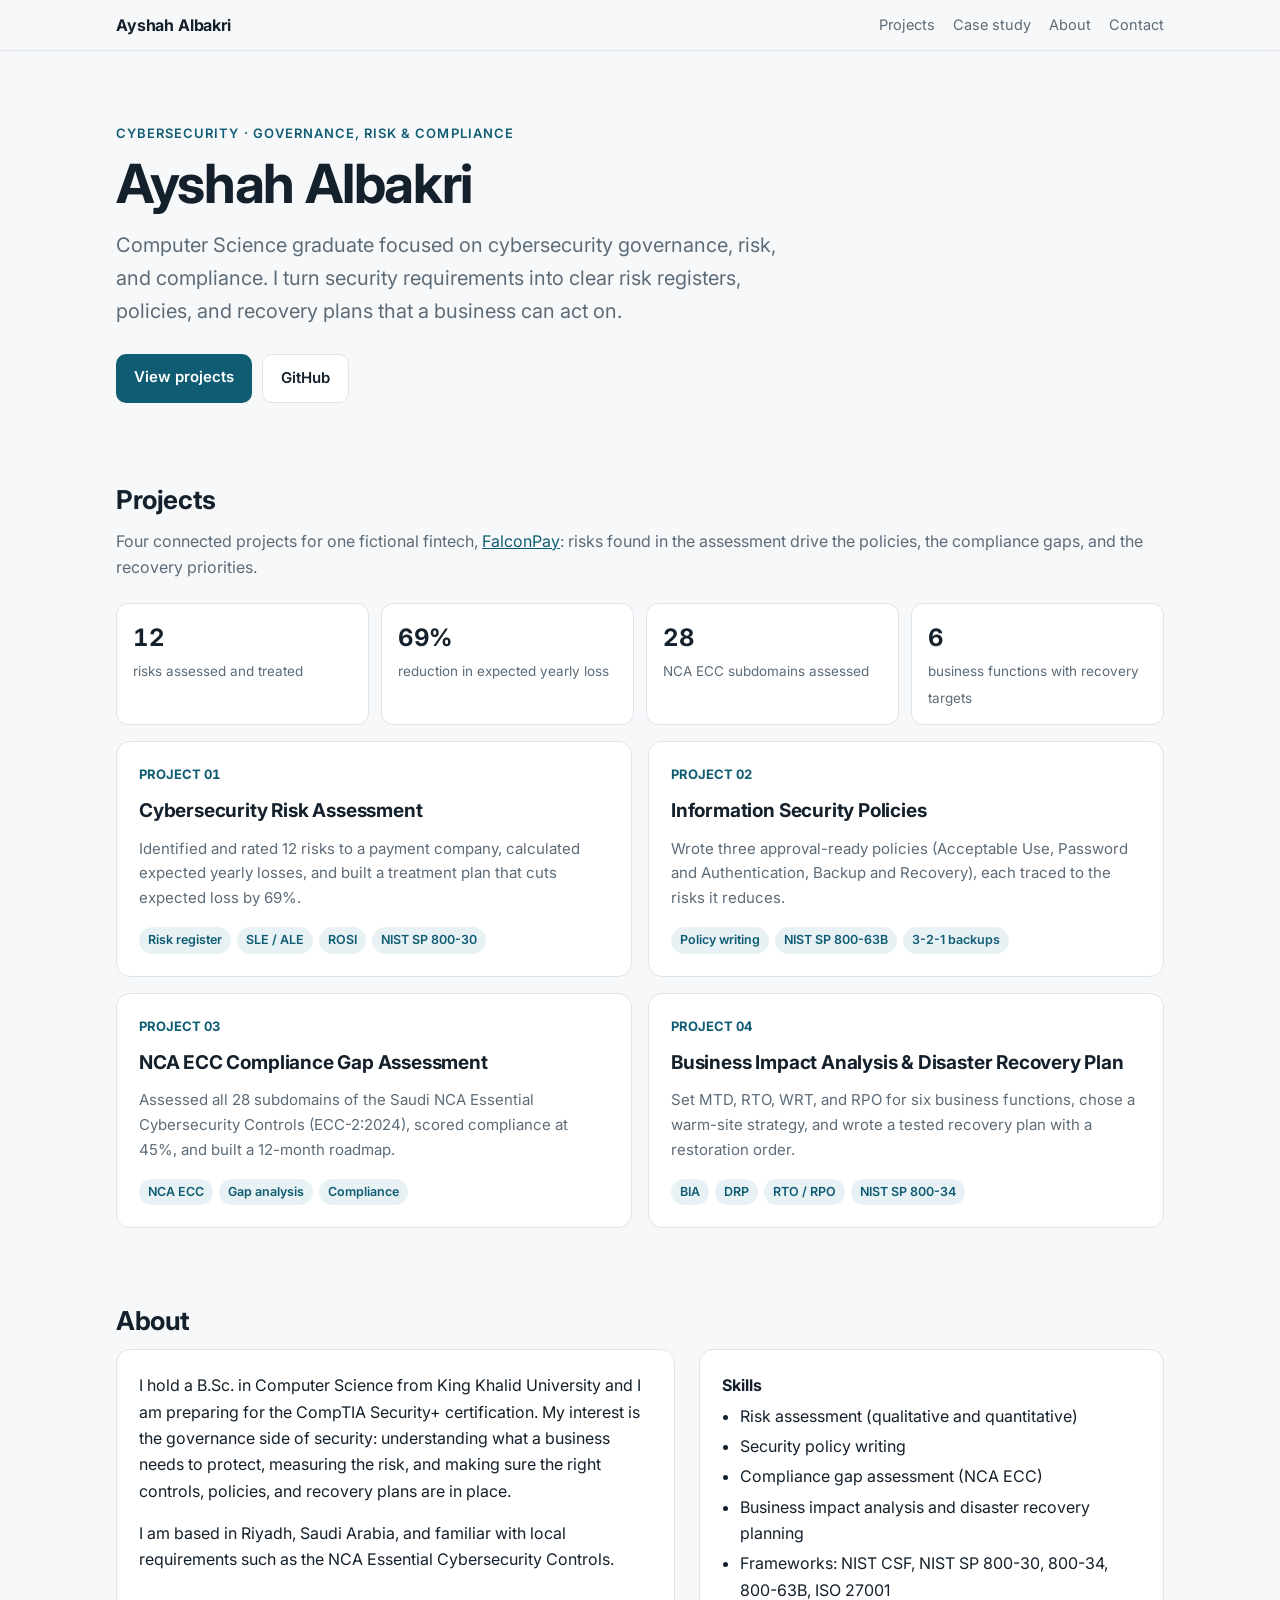
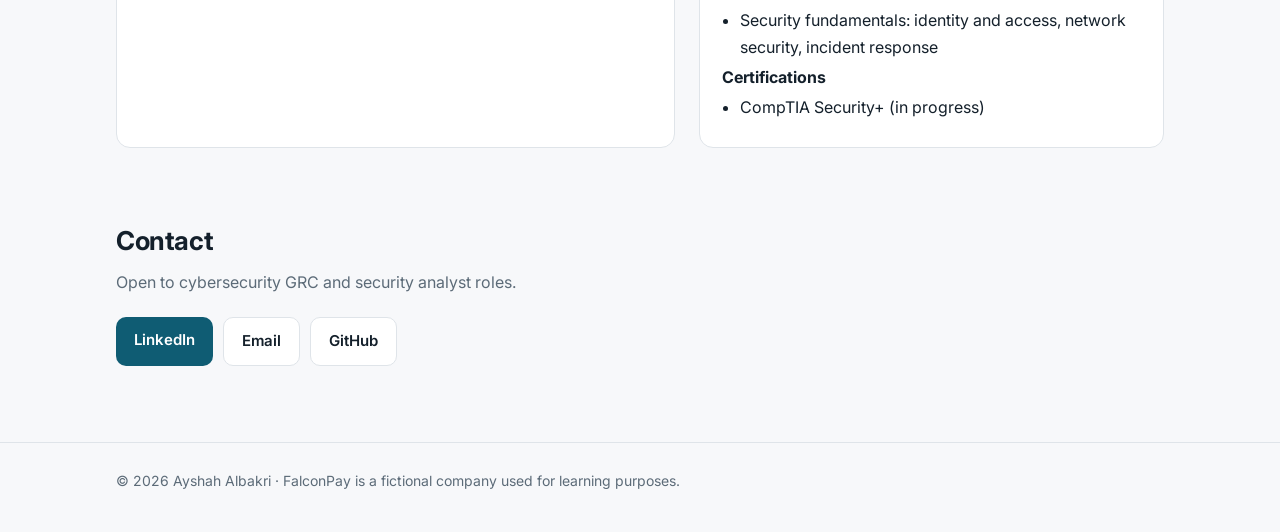
<file: index.html>
<!doctype html>
<html lang="en">
<head>
<meta charset="utf-8">
<meta name="viewport" content="width=device-width, initial-scale=1">
<title>Ayshah Albakri | Cybersecurity GRC Portfolio</title>
<meta name="description" content="Cybersecurity GRC portfolio: risk assessment, security policies, NCA ECC gap assessment, BIA and DRP.">
<link rel="preconnect" href="https://fonts.googleapis.com"><link rel="preconnect" href="https://fonts.gstatic.com" crossorigin>
<link href="https://fonts.googleapis.com/css2?family=Inter:wght@400;500;600;700&display=swap" rel="stylesheet">
<link rel="stylesheet" href="assets/style.css">
</head>
<body>
<nav class="nav"><div class="in"><a class="brand" href="index.html">Ayshah Albakri</a>
<div class="links"><a href="index.html#projects">Projects</a><a href="company-profile.html">Case study</a><a href="index.html#about">About</a><a href="index.html#contact">Contact</a></div></div></nav>
<main class="wrap">
<header class="hero">
  <div class="eyebrow">Cybersecurity · Governance, Risk &amp; Compliance</div>
  <h1>Ayshah Albakri</h1>
  <p class="lead">Computer Science graduate focused on cybersecurity governance, risk, and compliance. I turn security requirements into clear risk registers, policies, and recovery plans that a business can act on.</p>
  <div class="btns"><a class="btn p" href="#projects">View projects</a><a class="btn s" href="https://github.com/ayishahbakri-ba">GitHub</a></div>
</header>

<section id="projects">
  <h2>Projects</h2>
  <p class="sub">Four connected projects for one fictional fintech, <a href="company-profile.html">FalconPay</a>: risks found in the assessment drive the policies, the compliance gaps, and the recovery priorities.</p>
  <div class="stats">
    <div class="stat"><b>12</b><span>risks assessed and treated</span></div>
    <div class="stat"><b>69%</b><span>reduction in expected yearly loss</span></div>
    <div class="stat"><b>28</b><span>NCA ECC subdomains assessed</span></div>
    <div class="stat"><b>6</b><span>business functions with recovery targets</span></div>
  </div>
  <div class="grid" style="margin-top:16px"><a class="card" href="projects/01-risk-assessment/index.html"><span class="num">PROJECT 01</span><h3>Cybersecurity Risk Assessment</h3><p>Identified and rated 12 risks to a payment company, calculated expected yearly losses, and built a treatment plan that cuts expected loss by 69%.</p>
<div class="tags"><span class="tag">Risk register</span><span class="tag">SLE / ALE</span><span class="tag">ROSI</span><span class="tag">NIST SP 800-30</span></div></a><a class="card" href="projects/02-security-policies/index.html"><span class="num">PROJECT 02</span><h3>Information Security Policies</h3><p>Wrote three approval-ready policies (Acceptable Use, Password and Authentication, Backup and Recovery), each traced to the risks it reduces.</p>
<div class="tags"><span class="tag">Policy writing</span><span class="tag">NIST SP 800-63B</span><span class="tag">3-2-1 backups</span></div></a><a class="card" href="projects/03-nca-ecc-gap-assessment/index.html"><span class="num">PROJECT 03</span><h3>NCA ECC Compliance Gap Assessment</h3><p>Assessed all 28 subdomains of the Saudi NCA Essential Cybersecurity Controls (ECC-2:2024), scored compliance at 45%, and built a 12-month roadmap.</p>
<div class="tags"><span class="tag">NCA ECC</span><span class="tag">Gap analysis</span><span class="tag">Compliance</span></div></a><a class="card" href="projects/04-bia-drp/index.html"><span class="num">PROJECT 04</span><h3>Business Impact Analysis & Disaster Recovery Plan</h3><p>Set MTD, RTO, WRT, and RPO for six business functions, chose a warm-site strategy, and wrote a tested recovery plan with a restoration order.</p>
<div class="tags"><span class="tag">BIA</span><span class="tag">DRP</span><span class="tag">RTO / RPO</span><span class="tag">NIST SP 800-34</span></div></a></div>
</section>

<section id="about">
  <h2>About</h2>
  <div class="two">
    <div class="panel">
      <p style="margin-top:0">I hold a B.Sc. in Computer Science from King Khalid University and I am preparing for the CompTIA Security+ certification. My interest is the governance side of security: understanding what a business needs to protect, measuring the risk, and making sure the right controls, policies, and recovery plans are in place.</p>
      <p style="margin-bottom:0">I am based in Riyadh, Saudi Arabia, and familiar with local requirements such as the NCA Essential Cybersecurity Controls.</p>
    </div>
    <div class="panel">
      <strong>Skills</strong>
      <ul>
        <li>Risk assessment (qualitative and quantitative)</li>
        <li>Security policy writing</li>
        <li>Compliance gap assessment (NCA ECC)</li>
        <li>Business impact analysis and disaster recovery planning</li>
        <li>Frameworks: NIST CSF, NIST SP 800-30, 800-34, 800-63B, ISO 27001</li>
        <li>Security fundamentals: identity and access, network security, incident response</li>
      </ul>
      <strong>Certifications</strong>
      <ul><li>CompTIA Security+ (in progress)</li></ul>
    </div>
  </div>
</section>

<section id="contact">
  <h2>Contact</h2>
  <p class="sub">Open to cybersecurity GRC and security analyst roles.</p>
  <div class="btns">
    <a class="btn p" href="https://www.linkedin.com/in/YOUR-LINKEDIN">LinkedIn</a>
    <a class="btn s" href="mailto:YOUR-EMAIL">Email</a>
    <a class="btn s" href="https://github.com/ayishahbakri-ba">GitHub</a>
  </div>
</section>
</main>
<footer><div class="wrap">© 2026 Ayshah Albakri · FalconPay is a fictional company used for learning purposes.</div></footer>
</body></html>
</file>
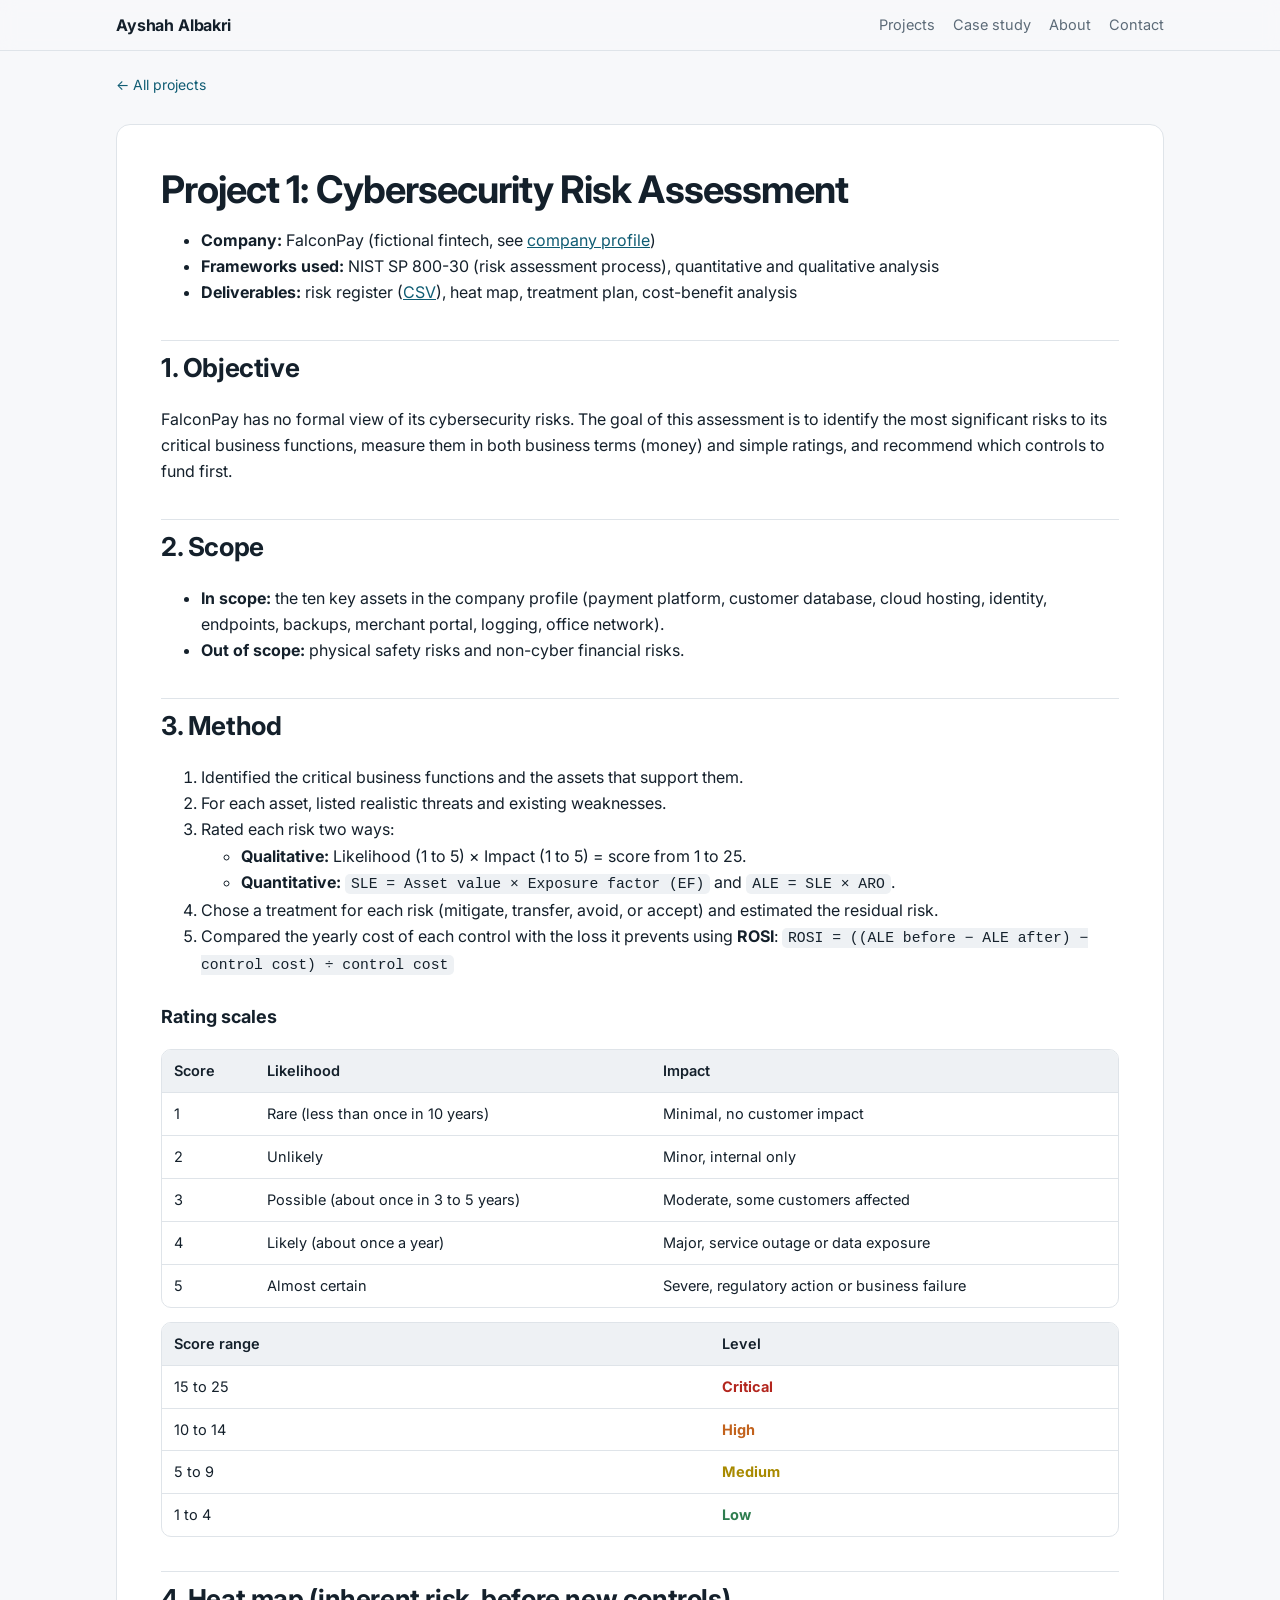
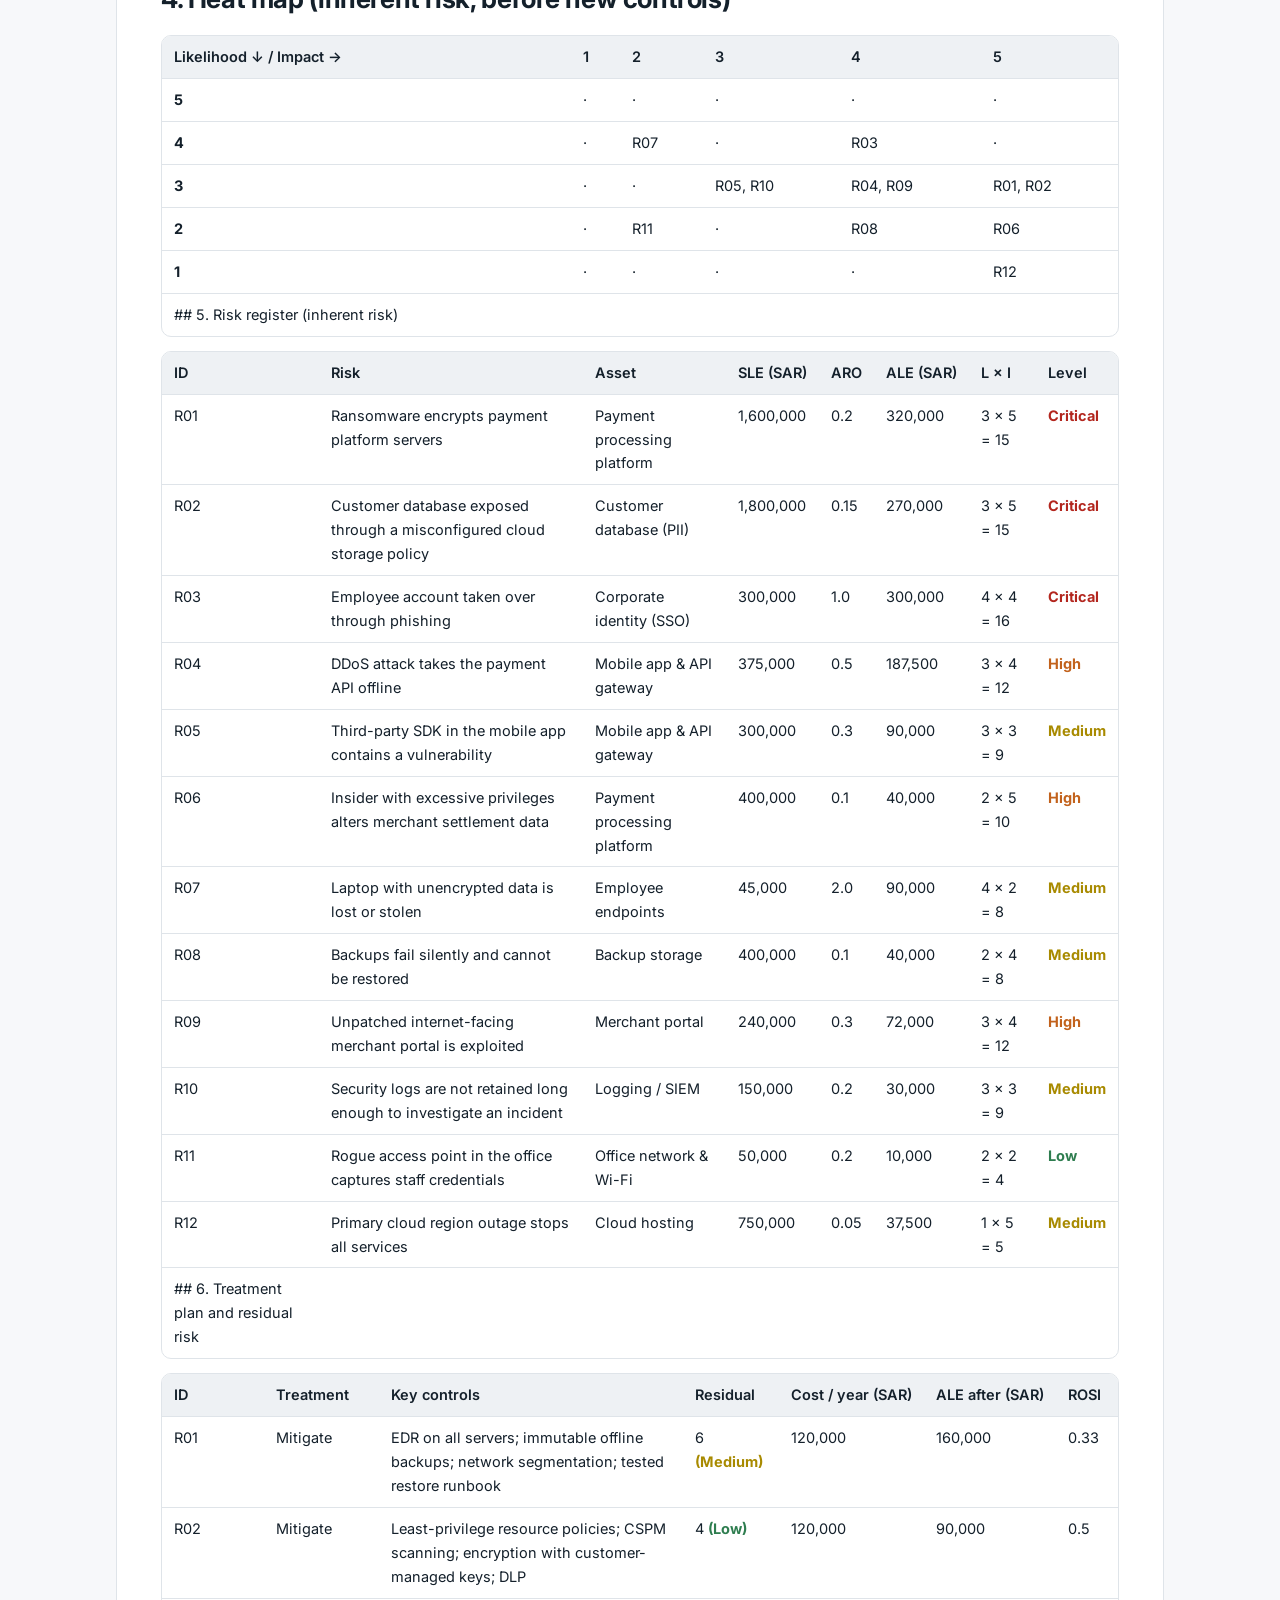
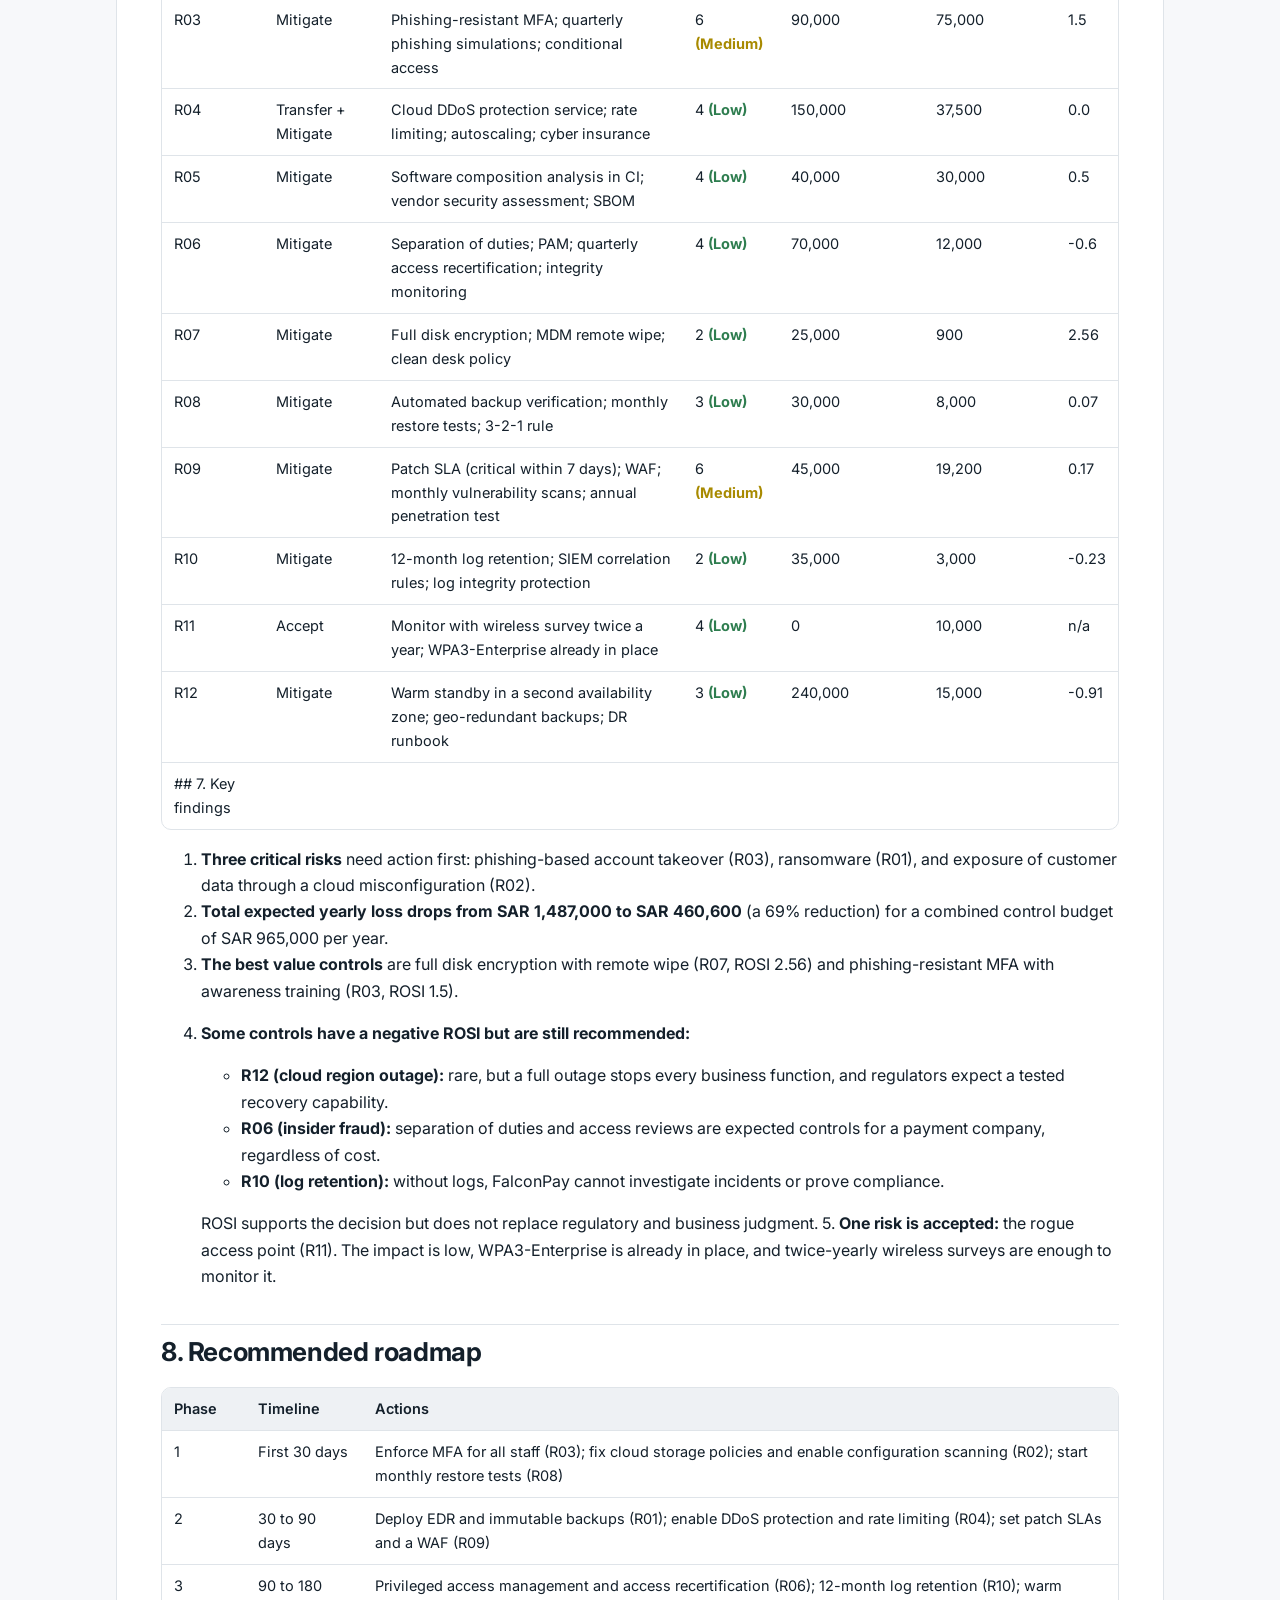
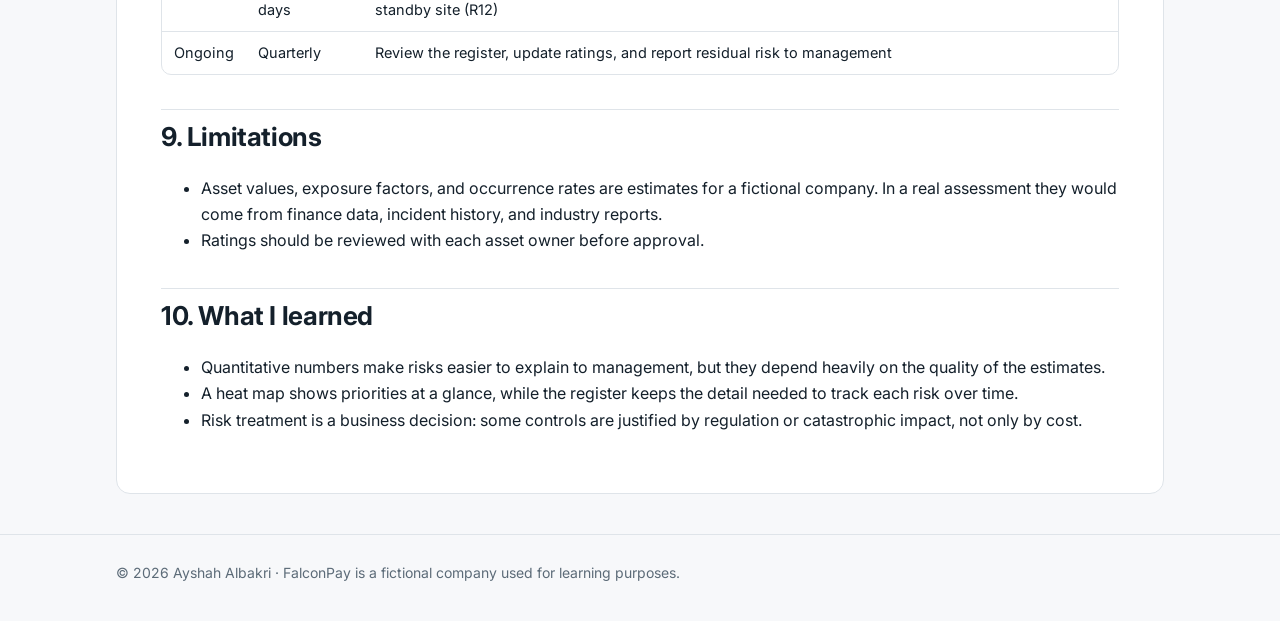
<file: projects/01-risk-assessment/index.html>
<!doctype html>
<html lang="en">
<head>
<meta charset="utf-8">
<meta name="viewport" content="width=device-width, initial-scale=1">
<title>Project 1: Cybersecurity Risk Assessment | Ayshah Albakri</title>
<meta name="description" content="Project 1: Cybersecurity Risk Assessment">
<link rel="preconnect" href="https://fonts.googleapis.com"><link rel="preconnect" href="https://fonts.gstatic.com" crossorigin>
<link href="https://fonts.googleapis.com/css2?family=Inter:wght@400;500;600;700&display=swap" rel="stylesheet">
<link rel="stylesheet" href="../../assets/style.css">
</head>
<body>
<nav class="nav"><div class="in"><a class="brand" href="../../index.html">Ayshah Albakri</a>
<div class="links"><a href="../../index.html#projects">Projects</a><a href="../../company-profile.html">Case study</a><a href="../../index.html#about">About</a><a href="../../index.html#contact">Contact</a></div></div></nav>
<main class="wrap"><div class="crumbs"><a href="../../index.html">← All projects</a></div><article class="doc"><h1>Project 1: Cybersecurity Risk Assessment</h1>
<ul>
<li><strong>Company:</strong> FalconPay (fictional fintech, see <a href="../../company-profile.html">company profile</a>)</li>
<li><strong>Frameworks used:</strong> NIST SP 800-30 (risk assessment process), quantitative and qualitative analysis</li>
<li><strong>Deliverables:</strong> risk register (<a href="risk-register.csv">CSV</a>), heat map, treatment plan, cost-benefit analysis</li>
</ul>
<h2>1. Objective</h2>
<p>FalconPay has no formal view of its cybersecurity risks. The goal of this assessment is to identify the most significant risks to its critical business functions, measure them in both business terms (money) and simple ratings, and recommend which controls to fund first.</p>
<h2>2. Scope</h2>
<ul>
<li><strong>In scope:</strong> the ten key assets in the company profile (payment platform, customer database, cloud hosting, identity, endpoints, backups, merchant portal, logging, office network).</li>
<li><strong>Out of scope:</strong> physical safety risks and non-cyber financial risks.</li>
</ul>
<h2>3. Method</h2>
<ol>
<li>Identified the critical business functions and the assets that support them.</li>
<li>For each asset, listed realistic threats and existing weaknesses.</li>
<li>Rated each risk two ways:<ul>
<li><strong>Qualitative:</strong> Likelihood (1 to 5) × Impact (1 to 5) = score from 1 to 25.</li>
<li><strong>Quantitative:</strong> <code>SLE = Asset value × Exposure factor (EF)</code> and <code>ALE = SLE × ARO</code>.</li>
</ul>
</li>
<li>Chose a treatment for each risk (mitigate, transfer, avoid, or accept) and estimated the residual risk.</li>
<li>Compared the yearly cost of each control with the loss it prevents using <strong>ROSI</strong>:
    <code>ROSI = ((ALE before − ALE after) − control cost) ÷ control cost</code></li>
</ol>
<h3>Rating scales</h3>
<div class="tablewrap"><table>
<thead>
<tr>
<th>Score</th>
<th>Likelihood</th>
<th>Impact</th>
</tr>
</thead>
<tbody>
<tr>
<td>1</td>
<td>Rare (less than once in 10 years)</td>
<td>Minimal, no customer impact</td>
</tr>
<tr>
<td>2</td>
<td>Unlikely</td>
<td>Minor, internal only</td>
</tr>
<tr>
<td>3</td>
<td>Possible (about once in 3 to 5 years)</td>
<td>Moderate, some customers affected</td>
</tr>
<tr>
<td>4</td>
<td>Likely (about once a year)</td>
<td>Major, service outage or data exposure</td>
</tr>
<tr>
<td>5</td>
<td>Almost certain</td>
<td>Severe, regulatory action or business failure</td>
</tr>
</tbody>
</table></div>
<div class="tablewrap"><table>
<thead>
<tr>
<th>Score range</th>
<th>Level</th>
</tr>
</thead>
<tbody>
<tr>
<td>15 to 25</td>
<td><span class="lvl Critical">Critical</span></td>
</tr>
<tr>
<td>10 to 14</td>
<td><span class="lvl High">High</span></td>
</tr>
<tr>
<td>5 to 9</td>
<td><span class="lvl Medium">Medium</span></td>
</tr>
<tr>
<td>1 to 4</td>
<td><span class="lvl Low">Low</span></td>
</tr>
</tbody>
</table></div>
<h2>4. Heat map (inherent risk, before new controls)</h2>
<div class="tablewrap"><table>
<thead>
<tr>
<th>Likelihood ↓ / Impact →</th>
<th>1</th>
<th>2</th>
<th>3</th>
<th>4</th>
<th>5</th>
</tr>
</thead>
<tbody>
<tr>
<td><strong>5</strong></td>
<td>·</td>
<td>·</td>
<td>·</td>
<td>·</td>
<td>·</td>
</tr>
<tr>
<td><strong>4</strong></td>
<td>·</td>
<td>R07</td>
<td>·</td>
<td>R03</td>
<td>·</td>
</tr>
<tr>
<td><strong>3</strong></td>
<td>·</td>
<td>·</td>
<td>R05, R10</td>
<td>R04, R09</td>
<td>R01, R02</td>
</tr>
<tr>
<td><strong>2</strong></td>
<td>·</td>
<td>R11</td>
<td>·</td>
<td>R08</td>
<td>R06</td>
</tr>
<tr>
<td><strong>1</strong></td>
<td>·</td>
<td>·</td>
<td>·</td>
<td>·</td>
<td>R12</td>
</tr>
<tr>
<td>## 5. Risk register (inherent risk)</td>
<td></td>
<td></td>
<td></td>
<td></td>
<td></td>
</tr>
</tbody>
</table></div>
<div class="tablewrap"><table>
<thead>
<tr>
<th>ID</th>
<th>Risk</th>
<th>Asset</th>
<th>SLE (SAR)</th>
<th>ARO</th>
<th>ALE (SAR)</th>
<th>L × I</th>
<th>Level</th>
</tr>
</thead>
<tbody>
<tr>
<td>R01</td>
<td>Ransomware encrypts payment platform servers</td>
<td>Payment processing platform</td>
<td>1,600,000</td>
<td>0.2</td>
<td>320,000</td>
<td>3 × 5 = 15</td>
<td><span class="lvl Critical">Critical</span></td>
</tr>
<tr>
<td>R02</td>
<td>Customer database exposed through a misconfigured cloud storage policy</td>
<td>Customer database (PII)</td>
<td>1,800,000</td>
<td>0.15</td>
<td>270,000</td>
<td>3 × 5 = 15</td>
<td><span class="lvl Critical">Critical</span></td>
</tr>
<tr>
<td>R03</td>
<td>Employee account taken over through phishing</td>
<td>Corporate identity (SSO)</td>
<td>300,000</td>
<td>1.0</td>
<td>300,000</td>
<td>4 × 4 = 16</td>
<td><span class="lvl Critical">Critical</span></td>
</tr>
<tr>
<td>R04</td>
<td>DDoS attack takes the payment API offline</td>
<td>Mobile app &amp; API gateway</td>
<td>375,000</td>
<td>0.5</td>
<td>187,500</td>
<td>3 × 4 = 12</td>
<td><span class="lvl High">High</span></td>
</tr>
<tr>
<td>R05</td>
<td>Third-party SDK in the mobile app contains a vulnerability</td>
<td>Mobile app &amp; API gateway</td>
<td>300,000</td>
<td>0.3</td>
<td>90,000</td>
<td>3 × 3 = 9</td>
<td><span class="lvl Medium">Medium</span></td>
</tr>
<tr>
<td>R06</td>
<td>Insider with excessive privileges alters merchant settlement data</td>
<td>Payment processing platform</td>
<td>400,000</td>
<td>0.1</td>
<td>40,000</td>
<td>2 × 5 = 10</td>
<td><span class="lvl High">High</span></td>
</tr>
<tr>
<td>R07</td>
<td>Laptop with unencrypted data is lost or stolen</td>
<td>Employee endpoints</td>
<td>45,000</td>
<td>2.0</td>
<td>90,000</td>
<td>4 × 2 = 8</td>
<td><span class="lvl Medium">Medium</span></td>
</tr>
<tr>
<td>R08</td>
<td>Backups fail silently and cannot be restored</td>
<td>Backup storage</td>
<td>400,000</td>
<td>0.1</td>
<td>40,000</td>
<td>2 × 4 = 8</td>
<td><span class="lvl Medium">Medium</span></td>
</tr>
<tr>
<td>R09</td>
<td>Unpatched internet-facing merchant portal is exploited</td>
<td>Merchant portal</td>
<td>240,000</td>
<td>0.3</td>
<td>72,000</td>
<td>3 × 4 = 12</td>
<td><span class="lvl High">High</span></td>
</tr>
<tr>
<td>R10</td>
<td>Security logs are not retained long enough to investigate an incident</td>
<td>Logging / SIEM</td>
<td>150,000</td>
<td>0.2</td>
<td>30,000</td>
<td>3 × 3 = 9</td>
<td><span class="lvl Medium">Medium</span></td>
</tr>
<tr>
<td>R11</td>
<td>Rogue access point in the office captures staff credentials</td>
<td>Office network &amp; Wi-Fi</td>
<td>50,000</td>
<td>0.2</td>
<td>10,000</td>
<td>2 × 2 = 4</td>
<td><span class="lvl Low">Low</span></td>
</tr>
<tr>
<td>R12</td>
<td>Primary cloud region outage stops all services</td>
<td>Cloud hosting</td>
<td>750,000</td>
<td>0.05</td>
<td>37,500</td>
<td>1 × 5 = 5</td>
<td><span class="lvl Medium">Medium</span></td>
</tr>
<tr>
<td>## 6. Treatment plan and residual risk</td>
<td></td>
<td></td>
<td></td>
<td></td>
<td></td>
<td></td>
<td></td>
</tr>
</tbody>
</table></div>
<div class="tablewrap"><table>
<thead>
<tr>
<th>ID</th>
<th>Treatment</th>
<th>Key controls</th>
<th>Residual</th>
<th>Cost / year (SAR)</th>
<th>ALE after (SAR)</th>
<th>ROSI</th>
</tr>
</thead>
<tbody>
<tr>
<td>R01</td>
<td>Mitigate</td>
<td>EDR on all servers; immutable offline backups; network segmentation; tested restore runbook</td>
<td>6 <span class="lvl Medium">(Medium)</span></td>
<td>120,000</td>
<td>160,000</td>
<td>0.33</td>
</tr>
<tr>
<td>R02</td>
<td>Mitigate</td>
<td>Least-privilege resource policies; CSPM scanning; encryption with customer-managed keys; DLP</td>
<td>4 <span class="lvl Low">(Low)</span></td>
<td>120,000</td>
<td>90,000</td>
<td>0.5</td>
</tr>
<tr>
<td>R03</td>
<td>Mitigate</td>
<td>Phishing-resistant MFA; quarterly phishing simulations; conditional access</td>
<td>6 <span class="lvl Medium">(Medium)</span></td>
<td>90,000</td>
<td>75,000</td>
<td>1.5</td>
</tr>
<tr>
<td>R04</td>
<td>Transfer + Mitigate</td>
<td>Cloud DDoS protection service; rate limiting; autoscaling; cyber insurance</td>
<td>4 <span class="lvl Low">(Low)</span></td>
<td>150,000</td>
<td>37,500</td>
<td>0.0</td>
</tr>
<tr>
<td>R05</td>
<td>Mitigate</td>
<td>Software composition analysis in CI; vendor security assessment; SBOM</td>
<td>4 <span class="lvl Low">(Low)</span></td>
<td>40,000</td>
<td>30,000</td>
<td>0.5</td>
</tr>
<tr>
<td>R06</td>
<td>Mitigate</td>
<td>Separation of duties; PAM; quarterly access recertification; integrity monitoring</td>
<td>4 <span class="lvl Low">(Low)</span></td>
<td>70,000</td>
<td>12,000</td>
<td>-0.6</td>
</tr>
<tr>
<td>R07</td>
<td>Mitigate</td>
<td>Full disk encryption; MDM remote wipe; clean desk policy</td>
<td>2 <span class="lvl Low">(Low)</span></td>
<td>25,000</td>
<td>900</td>
<td>2.56</td>
</tr>
<tr>
<td>R08</td>
<td>Mitigate</td>
<td>Automated backup verification; monthly restore tests; 3-2-1 rule</td>
<td>3 <span class="lvl Low">(Low)</span></td>
<td>30,000</td>
<td>8,000</td>
<td>0.07</td>
</tr>
<tr>
<td>R09</td>
<td>Mitigate</td>
<td>Patch SLA (critical within 7 days); WAF; monthly vulnerability scans; annual penetration test</td>
<td>6 <span class="lvl Medium">(Medium)</span></td>
<td>45,000</td>
<td>19,200</td>
<td>0.17</td>
</tr>
<tr>
<td>R10</td>
<td>Mitigate</td>
<td>12-month log retention; SIEM correlation rules; log integrity protection</td>
<td>2 <span class="lvl Low">(Low)</span></td>
<td>35,000</td>
<td>3,000</td>
<td>-0.23</td>
</tr>
<tr>
<td>R11</td>
<td>Accept</td>
<td>Monitor with wireless survey twice a year; WPA3-Enterprise already in place</td>
<td>4 <span class="lvl Low">(Low)</span></td>
<td>0</td>
<td>10,000</td>
<td>n/a</td>
</tr>
<tr>
<td>R12</td>
<td>Mitigate</td>
<td>Warm standby in a second availability zone; geo-redundant backups; DR runbook</td>
<td>3 <span class="lvl Low">(Low)</span></td>
<td>240,000</td>
<td>15,000</td>
<td>-0.91</td>
</tr>
<tr>
<td>## 7. Key findings</td>
<td></td>
<td></td>
<td></td>
<td></td>
<td></td>
<td></td>
</tr>
</tbody>
</table></div>
<ol>
<li><strong>Three critical risks</strong> need action first: phishing-based account takeover (R03), ransomware (R01), and exposure of customer data through a cloud misconfiguration (R02).</li>
<li><strong>Total expected yearly loss drops from SAR 1,487,000 to SAR 460,600</strong> (a 69% reduction) for a combined control budget of SAR 965,000 per year.</li>
<li><strong>The best value controls</strong> are full disk encryption with remote wipe (R07, ROSI 2.56) and phishing-resistant MFA with awareness training (R03, ROSI 1.5).</li>
<li>
<p><strong>Some controls have a negative ROSI but are still recommended:</strong></p>
<ul>
<li><strong>R12 (cloud region outage):</strong> rare, but a full outage stops every business function, and regulators expect a tested recovery capability.</li>
<li><strong>R06 (insider fraud):</strong> separation of duties and access reviews are expected controls for a payment company, regardless of cost.</li>
<li><strong>R10 (log retention):</strong> without logs, FalconPay cannot investigate incidents or prove compliance.</li>
</ul>
<p>ROSI supports the decision but does not replace regulatory and business judgment.
5. <strong>One risk is accepted:</strong> the rogue access point (R11). The impact is low, WPA3-Enterprise is already in place, and twice-yearly wireless surveys are enough to monitor it.</p>
</li>
</ol>
<h2>8. Recommended roadmap</h2>
<div class="tablewrap"><table>
<thead>
<tr>
<th>Phase</th>
<th>Timeline</th>
<th>Actions</th>
</tr>
</thead>
<tbody>
<tr>
<td>1</td>
<td>First 30 days</td>
<td>Enforce MFA for all staff (R03); fix cloud storage policies and enable configuration scanning (R02); start monthly restore tests (R08)</td>
</tr>
<tr>
<td>2</td>
<td>30 to 90 days</td>
<td>Deploy EDR and immutable backups (R01); enable DDoS protection and rate limiting (R04); set patch SLAs and a WAF (R09)</td>
</tr>
<tr>
<td>3</td>
<td>90 to 180 days</td>
<td>Privileged access management and access recertification (R06); 12-month log retention (R10); warm standby site (R12)</td>
</tr>
<tr>
<td>Ongoing</td>
<td>Quarterly</td>
<td>Review the register, update ratings, and report residual risk to management</td>
</tr>
</tbody>
</table></div>
<h2>9. Limitations</h2>
<ul>
<li>Asset values, exposure factors, and occurrence rates are estimates for a fictional company. In a real assessment they would come from finance data, incident history, and industry reports.</li>
<li>Ratings should be reviewed with each asset owner before approval.</li>
</ul>
<h2>10. What I learned</h2>
<ul>
<li>Quantitative numbers make risks easier to explain to management, but they depend heavily on the quality of the estimates.</li>
<li>A heat map shows priorities at a glance, while the register keeps the detail needed to track each risk over time.</li>
<li>Risk treatment is a business decision: some controls are justified by regulation or catastrophic impact, not only by cost.</li>
</ul></article></main>
<footer><div class="wrap">© 2026 Ayshah Albakri · FalconPay is a fictional company used for learning purposes.</div></footer>
</body></html>
</file>
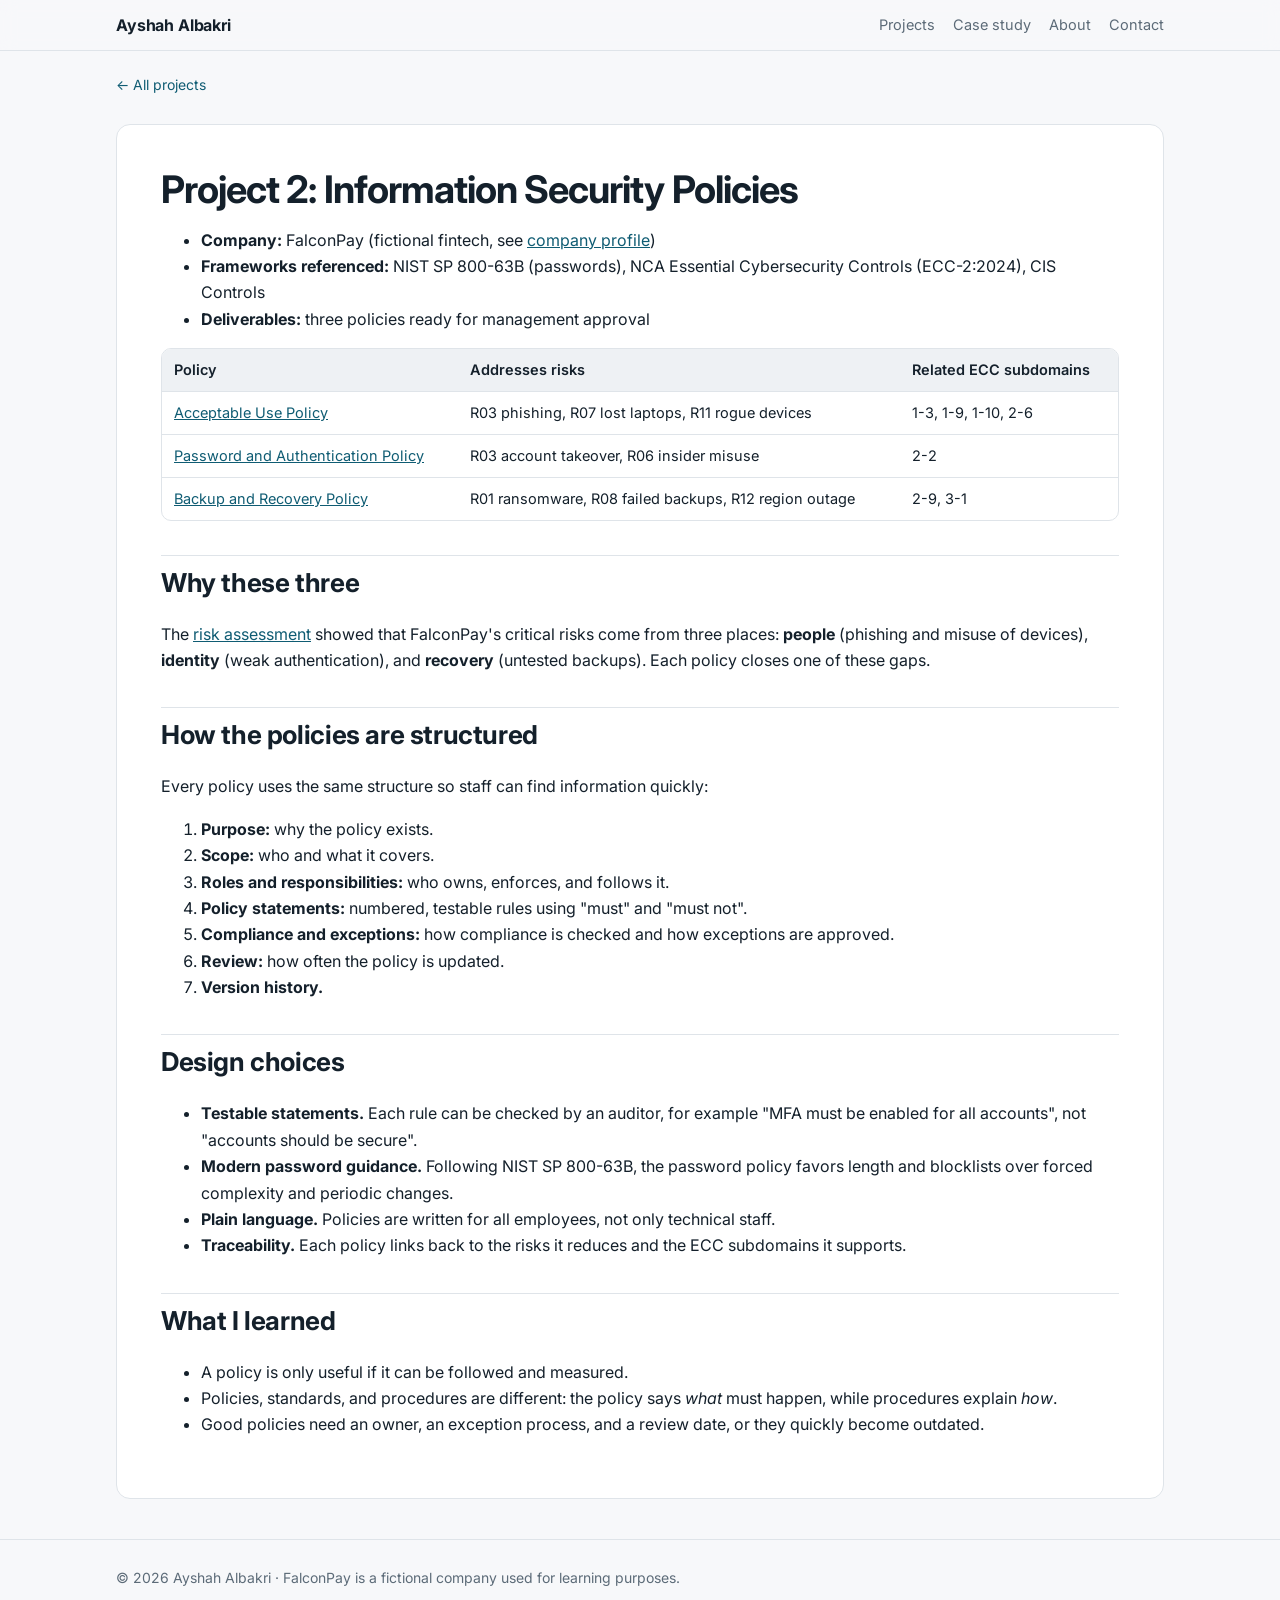
<file: projects/02-security-policies/index.html>
<!doctype html>
<html lang="en">
<head>
<meta charset="utf-8">
<meta name="viewport" content="width=device-width, initial-scale=1">
<title>Project 2: Information Security Policies | Ayshah Albakri</title>
<meta name="description" content="Project 2: Information Security Policies">
<link rel="preconnect" href="https://fonts.googleapis.com"><link rel="preconnect" href="https://fonts.gstatic.com" crossorigin>
<link href="https://fonts.googleapis.com/css2?family=Inter:wght@400;500;600;700&display=swap" rel="stylesheet">
<link rel="stylesheet" href="../../assets/style.css">
</head>
<body>
<nav class="nav"><div class="in"><a class="brand" href="../../index.html">Ayshah Albakri</a>
<div class="links"><a href="../../index.html#projects">Projects</a><a href="../../company-profile.html">Case study</a><a href="../../index.html#about">About</a><a href="../../index.html#contact">Contact</a></div></div></nav>
<main class="wrap"><div class="crumbs"><a href="../../index.html">← All projects</a></div><article class="doc"><h1>Project 2: Information Security Policies</h1>
<ul>
<li><strong>Company:</strong> FalconPay (fictional fintech, see <a href="../../company-profile.html">company profile</a>)</li>
<li><strong>Frameworks referenced:</strong> NIST SP 800-63B (passwords), NCA Essential Cybersecurity Controls (ECC-2:2024), CIS Controls</li>
<li><strong>Deliverables:</strong> three policies ready for management approval</li>
</ul>
<div class="tablewrap"><table>
<thead>
<tr>
<th>Policy</th>
<th>Addresses risks</th>
<th>Related ECC subdomains</th>
</tr>
</thead>
<tbody>
<tr>
<td><a href="acceptable-use-policy.html">Acceptable Use Policy</a></td>
<td>R03 phishing, R07 lost laptops, R11 rogue devices</td>
<td>1-3, 1-9, 1-10, 2-6</td>
</tr>
<tr>
<td><a href="password-policy.html">Password and Authentication Policy</a></td>
<td>R03 account takeover, R06 insider misuse</td>
<td>2-2</td>
</tr>
<tr>
<td><a href="backup-policy.html">Backup and Recovery Policy</a></td>
<td>R01 ransomware, R08 failed backups, R12 region outage</td>
<td>2-9, 3-1</td>
</tr>
</tbody>
</table></div>
<h2>Why these three</h2>
<p>The <a href="../01-risk-assessment/index.html">risk assessment</a> showed that FalconPay's critical risks come from three places: <strong>people</strong> (phishing and misuse of devices), <strong>identity</strong> (weak authentication), and <strong>recovery</strong> (untested backups). Each policy closes one of these gaps.</p>
<h2>How the policies are structured</h2>
<p>Every policy uses the same structure so staff can find information quickly:</p>
<ol>
<li><strong>Purpose:</strong> why the policy exists.</li>
<li><strong>Scope:</strong> who and what it covers.</li>
<li><strong>Roles and responsibilities:</strong> who owns, enforces, and follows it.</li>
<li><strong>Policy statements:</strong> numbered, testable rules using "must" and "must not".</li>
<li><strong>Compliance and exceptions:</strong> how compliance is checked and how exceptions are approved.</li>
<li><strong>Review:</strong> how often the policy is updated.</li>
<li><strong>Version history.</strong></li>
</ol>
<h2>Design choices</h2>
<ul>
<li><strong>Testable statements.</strong> Each rule can be checked by an auditor, for example "MFA must be enabled for all accounts", not "accounts should be secure".</li>
<li><strong>Modern password guidance.</strong> Following NIST SP 800-63B, the password policy favors length and blocklists over forced complexity and periodic changes.</li>
<li><strong>Plain language.</strong> Policies are written for all employees, not only technical staff.</li>
<li><strong>Traceability.</strong> Each policy links back to the risks it reduces and the ECC subdomains it supports.</li>
</ul>
<h2>What I learned</h2>
<ul>
<li>A policy is only useful if it can be followed and measured.</li>
<li>Policies, standards, and procedures are different: the policy says <em>what</em> must happen, while procedures explain <em>how</em>.</li>
<li>Good policies need an owner, an exception process, and a review date, or they quickly become outdated.</li>
</ul></article></main>
<footer><div class="wrap">© 2026 Ayshah Albakri · FalconPay is a fictional company used for learning purposes.</div></footer>
</body></html>
</file>
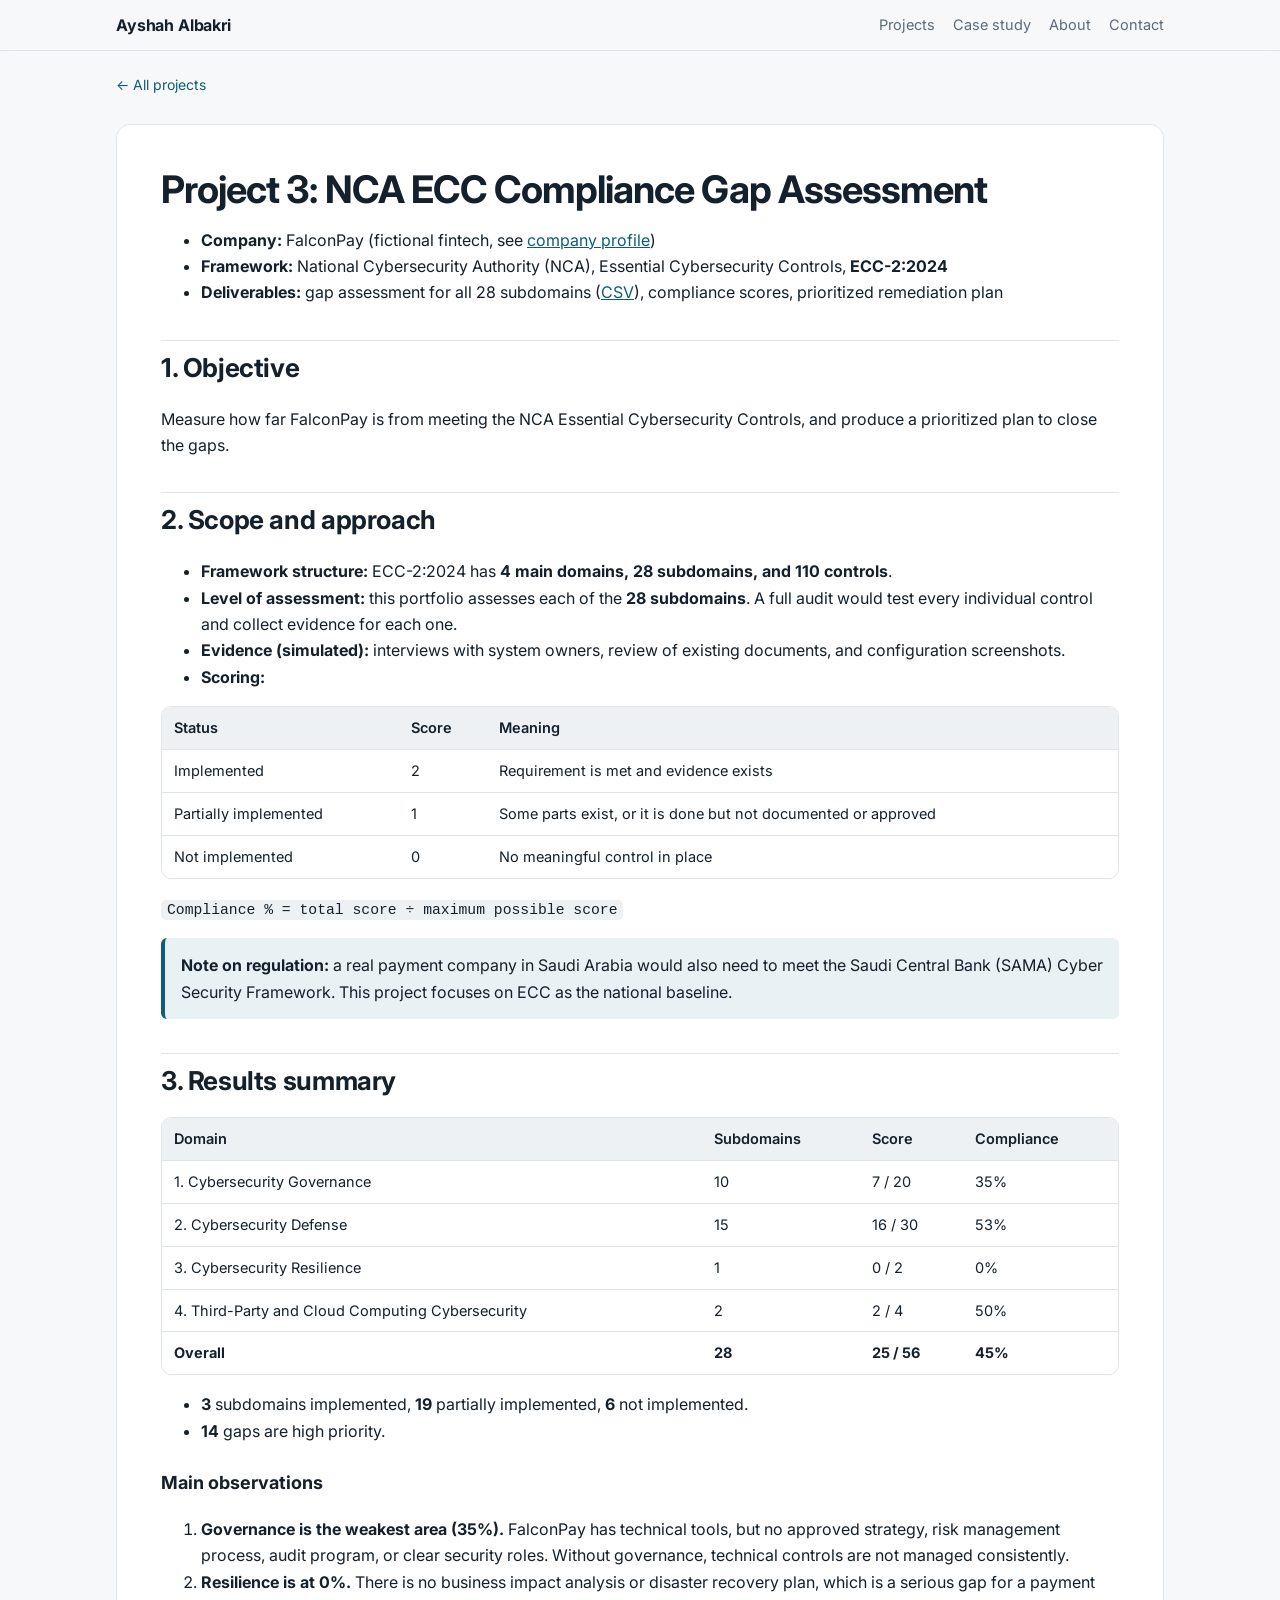
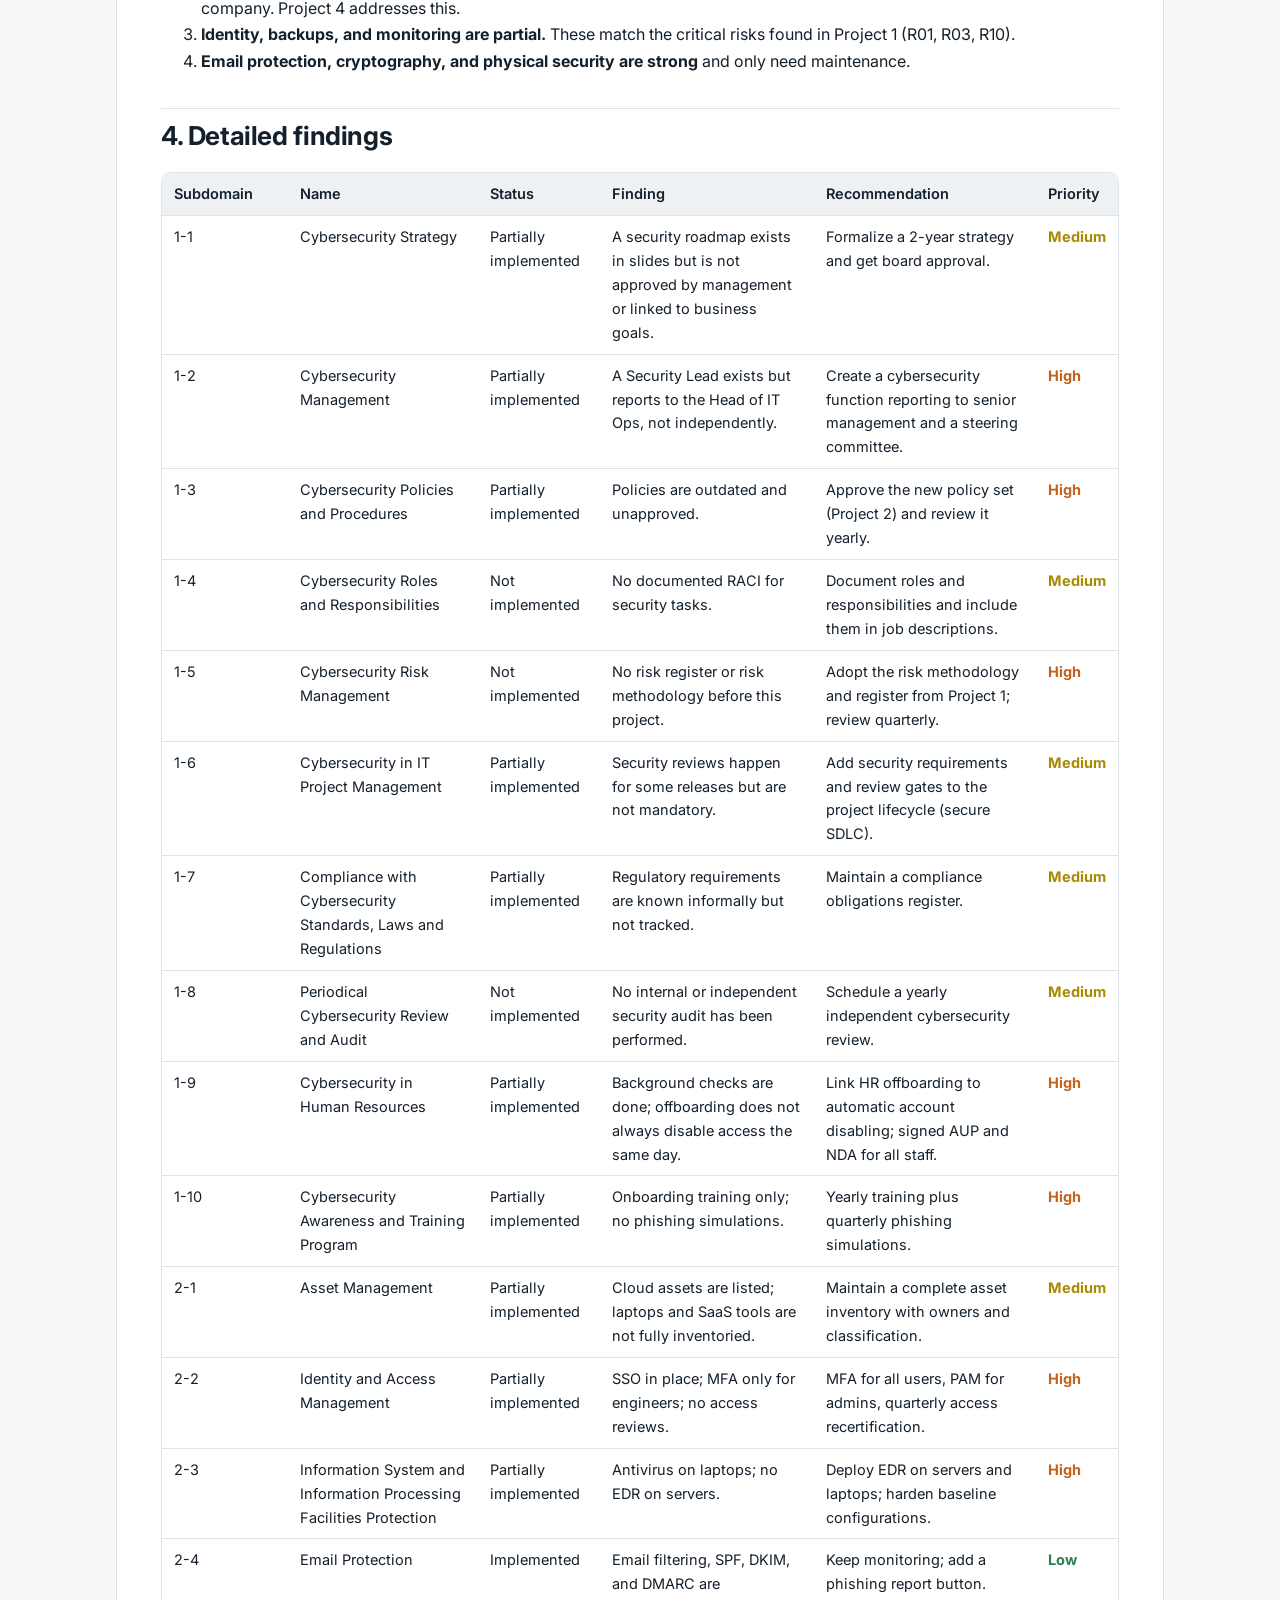
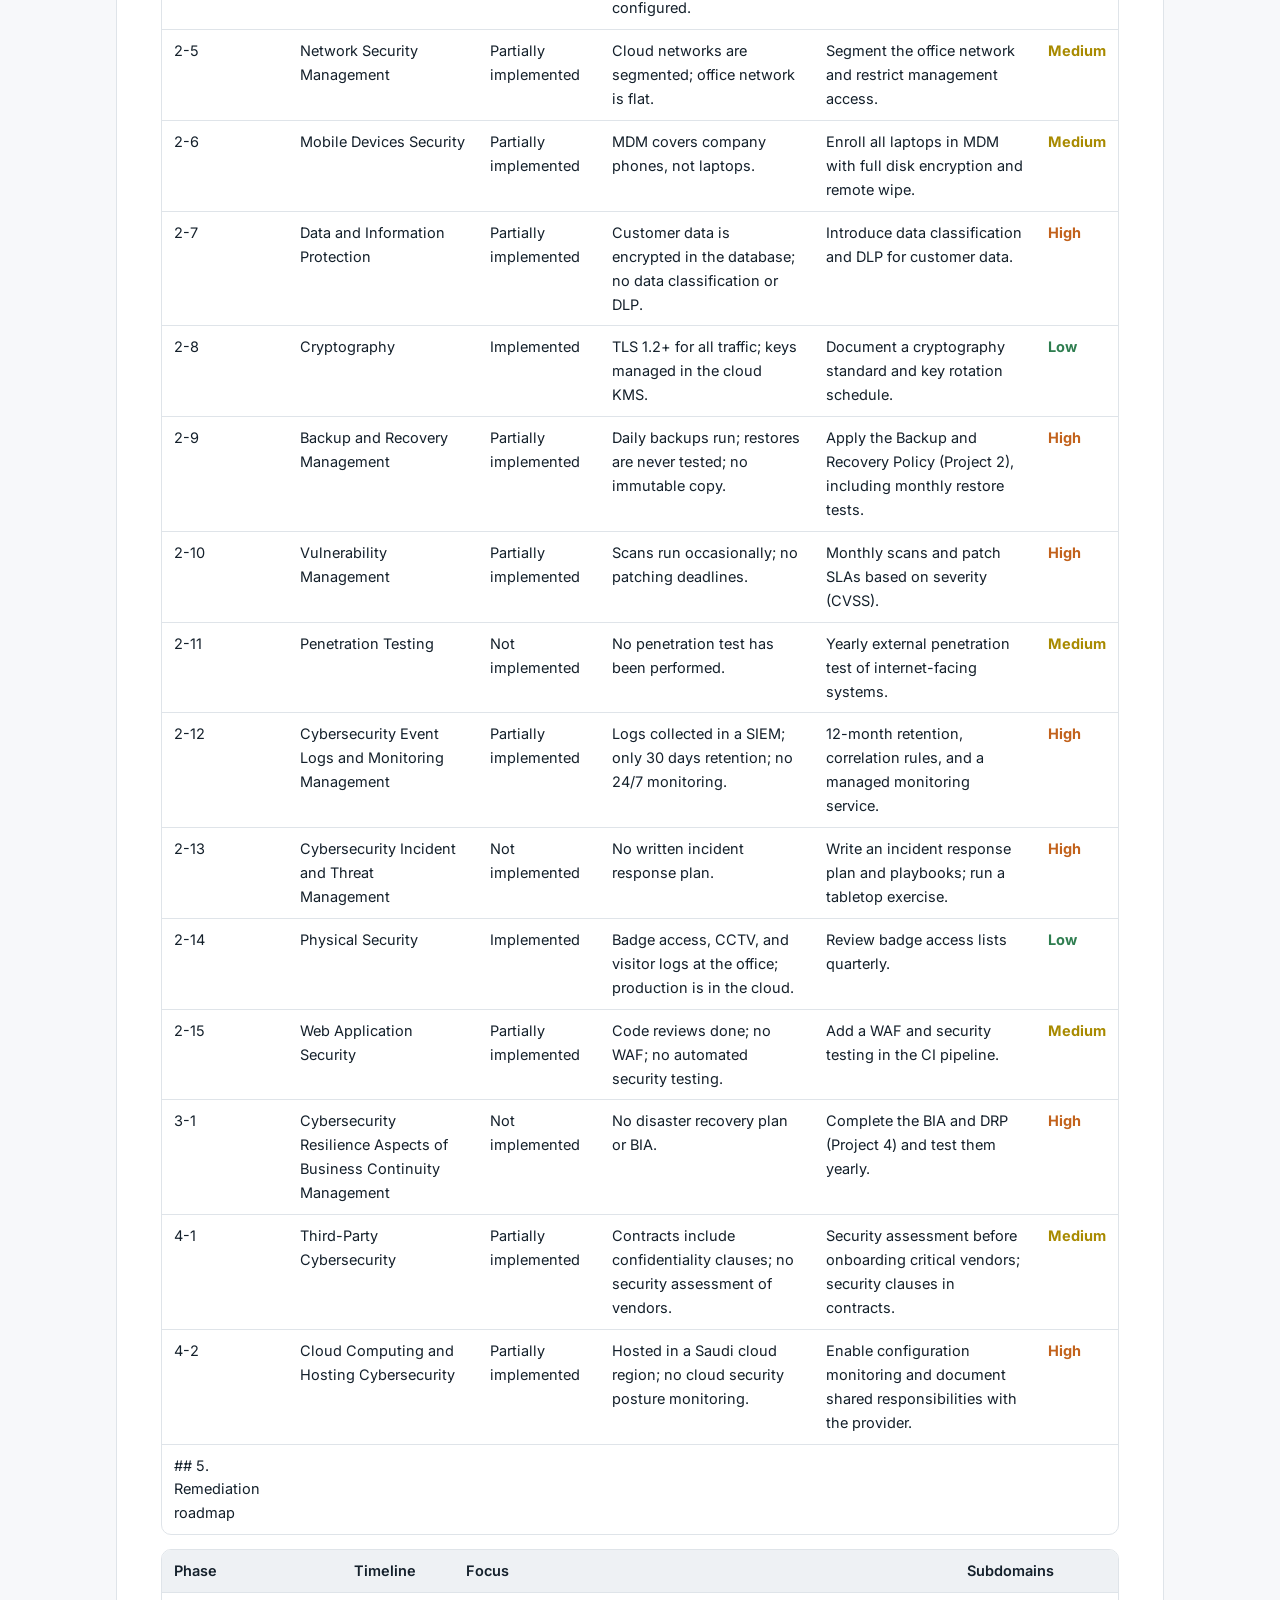
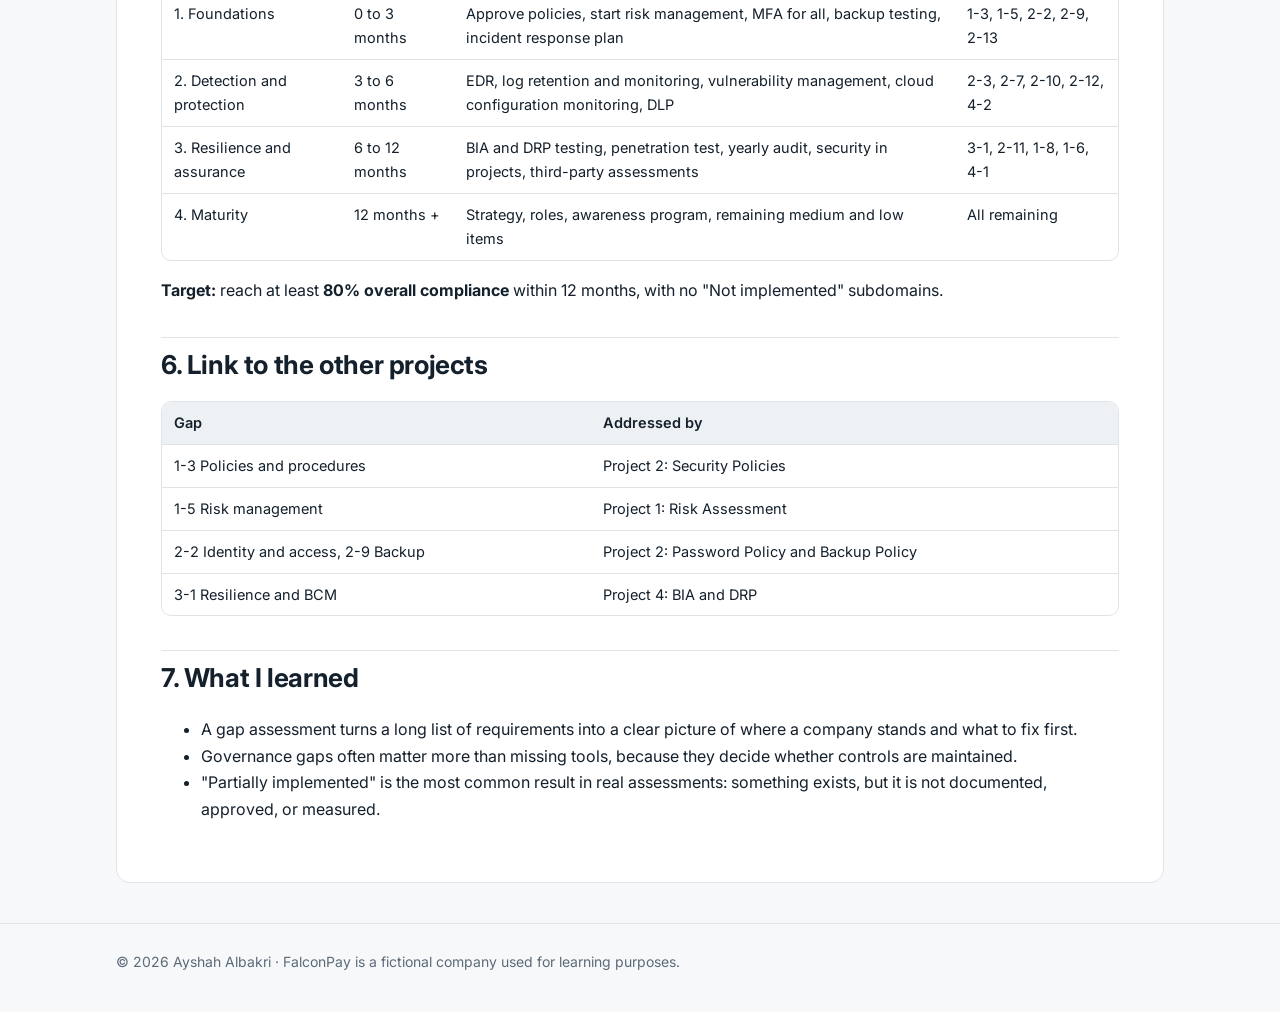
<file: projects/03-nca-ecc-gap-assessment/index.html>
<!doctype html>
<html lang="en">
<head>
<meta charset="utf-8">
<meta name="viewport" content="width=device-width, initial-scale=1">
<title>Project 3: NCA ECC Compliance Gap Assessment | Ayshah Albakri</title>
<meta name="description" content="Project 3: NCA ECC Compliance Gap Assessment">
<link rel="preconnect" href="https://fonts.googleapis.com"><link rel="preconnect" href="https://fonts.gstatic.com" crossorigin>
<link href="https://fonts.googleapis.com/css2?family=Inter:wght@400;500;600;700&display=swap" rel="stylesheet">
<link rel="stylesheet" href="../../assets/style.css">
</head>
<body>
<nav class="nav"><div class="in"><a class="brand" href="../../index.html">Ayshah Albakri</a>
<div class="links"><a href="../../index.html#projects">Projects</a><a href="../../company-profile.html">Case study</a><a href="../../index.html#about">About</a><a href="../../index.html#contact">Contact</a></div></div></nav>
<main class="wrap"><div class="crumbs"><a href="../../index.html">← All projects</a></div><article class="doc"><h1>Project 3: NCA ECC Compliance Gap Assessment</h1>
<ul>
<li><strong>Company:</strong> FalconPay (fictional fintech, see <a href="../../company-profile.html">company profile</a>)</li>
<li><strong>Framework:</strong> National Cybersecurity Authority (NCA), Essential Cybersecurity Controls, <strong>ECC-2:2024</strong></li>
<li><strong>Deliverables:</strong> gap assessment for all 28 subdomains (<a href="gap-assessment.csv">CSV</a>), compliance scores, prioritized remediation plan</li>
</ul>
<h2>1. Objective</h2>
<p>Measure how far FalconPay is from meeting the NCA Essential Cybersecurity Controls, and produce a prioritized plan to close the gaps.</p>
<h2>2. Scope and approach</h2>
<ul>
<li><strong>Framework structure:</strong> ECC-2:2024 has <strong>4 main domains, 28 subdomains, and 110 controls</strong>.</li>
<li><strong>Level of assessment:</strong> this portfolio assesses each of the <strong>28 subdomains</strong>. A full audit would test every individual control and collect evidence for each one.</li>
<li><strong>Evidence (simulated):</strong> interviews with system owners, review of existing documents, and configuration screenshots.</li>
<li><strong>Scoring:</strong></li>
</ul>
<div class="tablewrap"><table>
<thead>
<tr>
<th>Status</th>
<th>Score</th>
<th>Meaning</th>
</tr>
</thead>
<tbody>
<tr>
<td>Implemented</td>
<td>2</td>
<td>Requirement is met and evidence exists</td>
</tr>
<tr>
<td>Partially implemented</td>
<td>1</td>
<td>Some parts exist, or it is done but not documented or approved</td>
</tr>
<tr>
<td>Not implemented</td>
<td>0</td>
<td>No meaningful control in place</td>
</tr>
</tbody>
</table></div>
<p><code>Compliance % = total score ÷ maximum possible score</code></p>
<blockquote>
<p><strong>Note on regulation:</strong> a real payment company in Saudi Arabia would also need to meet the Saudi Central Bank (SAMA) Cyber Security Framework. This project focuses on ECC as the national baseline.</p>
</blockquote>
<h2>3. Results summary</h2>
<div class="tablewrap"><table>
<thead>
<tr>
<th>Domain</th>
<th>Subdomains</th>
<th>Score</th>
<th>Compliance</th>
</tr>
</thead>
<tbody>
<tr>
<td>1. Cybersecurity Governance</td>
<td>10</td>
<td>7 / 20</td>
<td>35%</td>
</tr>
<tr>
<td>2. Cybersecurity Defense</td>
<td>15</td>
<td>16 / 30</td>
<td>53%</td>
</tr>
<tr>
<td>3. Cybersecurity Resilience</td>
<td>1</td>
<td>0 / 2</td>
<td>0%</td>
</tr>
<tr>
<td>4. Third-Party and Cloud Computing Cybersecurity</td>
<td>2</td>
<td>2 / 4</td>
<td>50%</td>
</tr>
<tr>
<td><strong>Overall</strong></td>
<td><strong>28</strong></td>
<td><strong>25 / 56</strong></td>
<td><strong>45%</strong></td>
</tr>
</tbody>
</table></div>
<ul>
<li><strong>3</strong> subdomains implemented, <strong>19</strong> partially implemented, <strong>6</strong> not implemented.</li>
<li><strong>14</strong> gaps are high priority.</li>
</ul>
<h3>Main observations</h3>
<ol>
<li><strong>Governance is the weakest area (35%).</strong> FalconPay has technical tools, but no approved strategy, risk management process, audit program, or clear security roles. Without governance, technical controls are not managed consistently.</li>
<li><strong>Resilience is at 0%.</strong> There is no business impact analysis or disaster recovery plan, which is a serious gap for a payment company. Project 4 addresses this.</li>
<li><strong>Identity, backups, and monitoring are partial.</strong> These match the critical risks found in Project 1 (R01, R03, R10).</li>
<li><strong>Email protection, cryptography, and physical security are strong</strong> and only need maintenance.</li>
</ol>
<h2>4. Detailed findings</h2>
<div class="tablewrap"><table>
<thead>
<tr>
<th>Subdomain</th>
<th>Name</th>
<th>Status</th>
<th>Finding</th>
<th>Recommendation</th>
<th>Priority</th>
</tr>
</thead>
<tbody>
<tr>
<td>1-1</td>
<td>Cybersecurity Strategy</td>
<td>Partially implemented</td>
<td>A security roadmap exists in slides but is not approved by management or linked to business goals.</td>
<td>Formalize a 2-year strategy and get board approval.</td>
<td><span class="lvl Medium">Medium</span></td>
</tr>
<tr>
<td>1-2</td>
<td>Cybersecurity Management</td>
<td>Partially implemented</td>
<td>A Security Lead exists but reports to the Head of IT Ops, not independently.</td>
<td>Create a cybersecurity function reporting to senior management and a steering committee.</td>
<td><span class="lvl High">High</span></td>
</tr>
<tr>
<td>1-3</td>
<td>Cybersecurity Policies and Procedures</td>
<td>Partially implemented</td>
<td>Policies are outdated and unapproved.</td>
<td>Approve the new policy set (Project 2) and review it yearly.</td>
<td><span class="lvl High">High</span></td>
</tr>
<tr>
<td>1-4</td>
<td>Cybersecurity Roles and Responsibilities</td>
<td>Not implemented</td>
<td>No documented RACI for security tasks.</td>
<td>Document roles and responsibilities and include them in job descriptions.</td>
<td><span class="lvl Medium">Medium</span></td>
</tr>
<tr>
<td>1-5</td>
<td>Cybersecurity Risk Management</td>
<td>Not implemented</td>
<td>No risk register or risk methodology before this project.</td>
<td>Adopt the risk methodology and register from Project 1; review quarterly.</td>
<td><span class="lvl High">High</span></td>
</tr>
<tr>
<td>1-6</td>
<td>Cybersecurity in IT Project Management</td>
<td>Partially implemented</td>
<td>Security reviews happen for some releases but are not mandatory.</td>
<td>Add security requirements and review gates to the project lifecycle (secure SDLC).</td>
<td><span class="lvl Medium">Medium</span></td>
</tr>
<tr>
<td>1-7</td>
<td>Compliance with Cybersecurity Standards, Laws and Regulations</td>
<td>Partially implemented</td>
<td>Regulatory requirements are known informally but not tracked.</td>
<td>Maintain a compliance obligations register.</td>
<td><span class="lvl Medium">Medium</span></td>
</tr>
<tr>
<td>1-8</td>
<td>Periodical Cybersecurity Review and Audit</td>
<td>Not implemented</td>
<td>No internal or independent security audit has been performed.</td>
<td>Schedule a yearly independent cybersecurity review.</td>
<td><span class="lvl Medium">Medium</span></td>
</tr>
<tr>
<td>1-9</td>
<td>Cybersecurity in Human Resources</td>
<td>Partially implemented</td>
<td>Background checks are done; offboarding does not always disable access the same day.</td>
<td>Link HR offboarding to automatic account disabling; signed AUP and NDA for all staff.</td>
<td><span class="lvl High">High</span></td>
</tr>
<tr>
<td>1-10</td>
<td>Cybersecurity Awareness and Training Program</td>
<td>Partially implemented</td>
<td>Onboarding training only; no phishing simulations.</td>
<td>Yearly training plus quarterly phishing simulations.</td>
<td><span class="lvl High">High</span></td>
</tr>
<tr>
<td>2-1</td>
<td>Asset Management</td>
<td>Partially implemented</td>
<td>Cloud assets are listed; laptops and SaaS tools are not fully inventoried.</td>
<td>Maintain a complete asset inventory with owners and classification.</td>
<td><span class="lvl Medium">Medium</span></td>
</tr>
<tr>
<td>2-2</td>
<td>Identity and Access Management</td>
<td>Partially implemented</td>
<td>SSO in place; MFA only for engineers; no access reviews.</td>
<td>MFA for all users, PAM for admins, quarterly access recertification.</td>
<td><span class="lvl High">High</span></td>
</tr>
<tr>
<td>2-3</td>
<td>Information System and Information Processing Facilities Protection</td>
<td>Partially implemented</td>
<td>Antivirus on laptops; no EDR on servers.</td>
<td>Deploy EDR on servers and laptops; harden baseline configurations.</td>
<td><span class="lvl High">High</span></td>
</tr>
<tr>
<td>2-4</td>
<td>Email Protection</td>
<td>Implemented</td>
<td>Email filtering, SPF, DKIM, and DMARC are configured.</td>
<td>Keep monitoring; add a phishing report button.</td>
<td><span class="lvl Low">Low</span></td>
</tr>
<tr>
<td>2-5</td>
<td>Network Security Management</td>
<td>Partially implemented</td>
<td>Cloud networks are segmented; office network is flat.</td>
<td>Segment the office network and restrict management access.</td>
<td><span class="lvl Medium">Medium</span></td>
</tr>
<tr>
<td>2-6</td>
<td>Mobile Devices Security</td>
<td>Partially implemented</td>
<td>MDM covers company phones, not laptops.</td>
<td>Enroll all laptops in MDM with full disk encryption and remote wipe.</td>
<td><span class="lvl Medium">Medium</span></td>
</tr>
<tr>
<td>2-7</td>
<td>Data and Information Protection</td>
<td>Partially implemented</td>
<td>Customer data is encrypted in the database; no data classification or DLP.</td>
<td>Introduce data classification and DLP for customer data.</td>
<td><span class="lvl High">High</span></td>
</tr>
<tr>
<td>2-8</td>
<td>Cryptography</td>
<td>Implemented</td>
<td>TLS 1.2+ for all traffic; keys managed in the cloud KMS.</td>
<td>Document a cryptography standard and key rotation schedule.</td>
<td><span class="lvl Low">Low</span></td>
</tr>
<tr>
<td>2-9</td>
<td>Backup and Recovery Management</td>
<td>Partially implemented</td>
<td>Daily backups run; restores are never tested; no immutable copy.</td>
<td>Apply the Backup and Recovery Policy (Project 2), including monthly restore tests.</td>
<td><span class="lvl High">High</span></td>
</tr>
<tr>
<td>2-10</td>
<td>Vulnerability Management</td>
<td>Partially implemented</td>
<td>Scans run occasionally; no patching deadlines.</td>
<td>Monthly scans and patch SLAs based on severity (CVSS).</td>
<td><span class="lvl High">High</span></td>
</tr>
<tr>
<td>2-11</td>
<td>Penetration Testing</td>
<td>Not implemented</td>
<td>No penetration test has been performed.</td>
<td>Yearly external penetration test of internet-facing systems.</td>
<td><span class="lvl Medium">Medium</span></td>
</tr>
<tr>
<td>2-12</td>
<td>Cybersecurity Event Logs and Monitoring Management</td>
<td>Partially implemented</td>
<td>Logs collected in a SIEM; only 30 days retention; no 24/7 monitoring.</td>
<td>12-month retention, correlation rules, and a managed monitoring service.</td>
<td><span class="lvl High">High</span></td>
</tr>
<tr>
<td>2-13</td>
<td>Cybersecurity Incident and Threat Management</td>
<td>Not implemented</td>
<td>No written incident response plan.</td>
<td>Write an incident response plan and playbooks; run a tabletop exercise.</td>
<td><span class="lvl High">High</span></td>
</tr>
<tr>
<td>2-14</td>
<td>Physical Security</td>
<td>Implemented</td>
<td>Badge access, CCTV, and visitor logs at the office; production is in the cloud.</td>
<td>Review badge access lists quarterly.</td>
<td><span class="lvl Low">Low</span></td>
</tr>
<tr>
<td>2-15</td>
<td>Web Application Security</td>
<td>Partially implemented</td>
<td>Code reviews done; no WAF; no automated security testing.</td>
<td>Add a WAF and security testing in the CI pipeline.</td>
<td><span class="lvl Medium">Medium</span></td>
</tr>
<tr>
<td>3-1</td>
<td>Cybersecurity Resilience Aspects of Business Continuity Management</td>
<td>Not implemented</td>
<td>No disaster recovery plan or BIA.</td>
<td>Complete the BIA and DRP (Project 4) and test them yearly.</td>
<td><span class="lvl High">High</span></td>
</tr>
<tr>
<td>4-1</td>
<td>Third-Party Cybersecurity</td>
<td>Partially implemented</td>
<td>Contracts include confidentiality clauses; no security assessment of vendors.</td>
<td>Security assessment before onboarding critical vendors; security clauses in contracts.</td>
<td><span class="lvl Medium">Medium</span></td>
</tr>
<tr>
<td>4-2</td>
<td>Cloud Computing and Hosting Cybersecurity</td>
<td>Partially implemented</td>
<td>Hosted in a Saudi cloud region; no cloud security posture monitoring.</td>
<td>Enable configuration monitoring and document shared responsibilities with the provider.</td>
<td><span class="lvl High">High</span></td>
</tr>
<tr>
<td>## 5. Remediation roadmap</td>
<td></td>
<td></td>
<td></td>
<td></td>
<td></td>
</tr>
</tbody>
</table></div>
<div class="tablewrap"><table>
<thead>
<tr>
<th>Phase</th>
<th>Timeline</th>
<th>Focus</th>
<th>Subdomains</th>
</tr>
</thead>
<tbody>
<tr>
<td>1. Foundations</td>
<td>0 to 3 months</td>
<td>Approve policies, start risk management, MFA for all, backup testing, incident response plan</td>
<td>1-3, 1-5, 2-2, 2-9, 2-13</td>
</tr>
<tr>
<td>2. Detection and protection</td>
<td>3 to 6 months</td>
<td>EDR, log retention and monitoring, vulnerability management, cloud configuration monitoring, DLP</td>
<td>2-3, 2-7, 2-10, 2-12, 4-2</td>
</tr>
<tr>
<td>3. Resilience and assurance</td>
<td>6 to 12 months</td>
<td>BIA and DRP testing, penetration test, yearly audit, security in projects, third-party assessments</td>
<td>3-1, 2-11, 1-8, 1-6, 4-1</td>
</tr>
<tr>
<td>4. Maturity</td>
<td>12 months +</td>
<td>Strategy, roles, awareness program, remaining medium and low items</td>
<td>All remaining</td>
</tr>
</tbody>
</table></div>
<p><strong>Target:</strong> reach at least <strong>80% overall compliance</strong> within 12 months, with no "Not implemented" subdomains.</p>
<h2>6. Link to the other projects</h2>
<div class="tablewrap"><table>
<thead>
<tr>
<th>Gap</th>
<th>Addressed by</th>
</tr>
</thead>
<tbody>
<tr>
<td>1-3 Policies and procedures</td>
<td>Project 2: Security Policies</td>
</tr>
<tr>
<td>1-5 Risk management</td>
<td>Project 1: Risk Assessment</td>
</tr>
<tr>
<td>2-2 Identity and access, 2-9 Backup</td>
<td>Project 2: Password Policy and Backup Policy</td>
</tr>
<tr>
<td>3-1 Resilience and BCM</td>
<td>Project 4: BIA and DRP</td>
</tr>
</tbody>
</table></div>
<h2>7. What I learned</h2>
<ul>
<li>A gap assessment turns a long list of requirements into a clear picture of where a company stands and what to fix first.</li>
<li>Governance gaps often matter more than missing tools, because they decide whether controls are maintained.</li>
<li>"Partially implemented" is the most common result in real assessments: something exists, but it is not documented, approved, or measured.</li>
</ul></article></main>
<footer><div class="wrap">© 2026 Ayshah Albakri · FalconPay is a fictional company used for learning purposes.</div></footer>
</body></html>
</file>
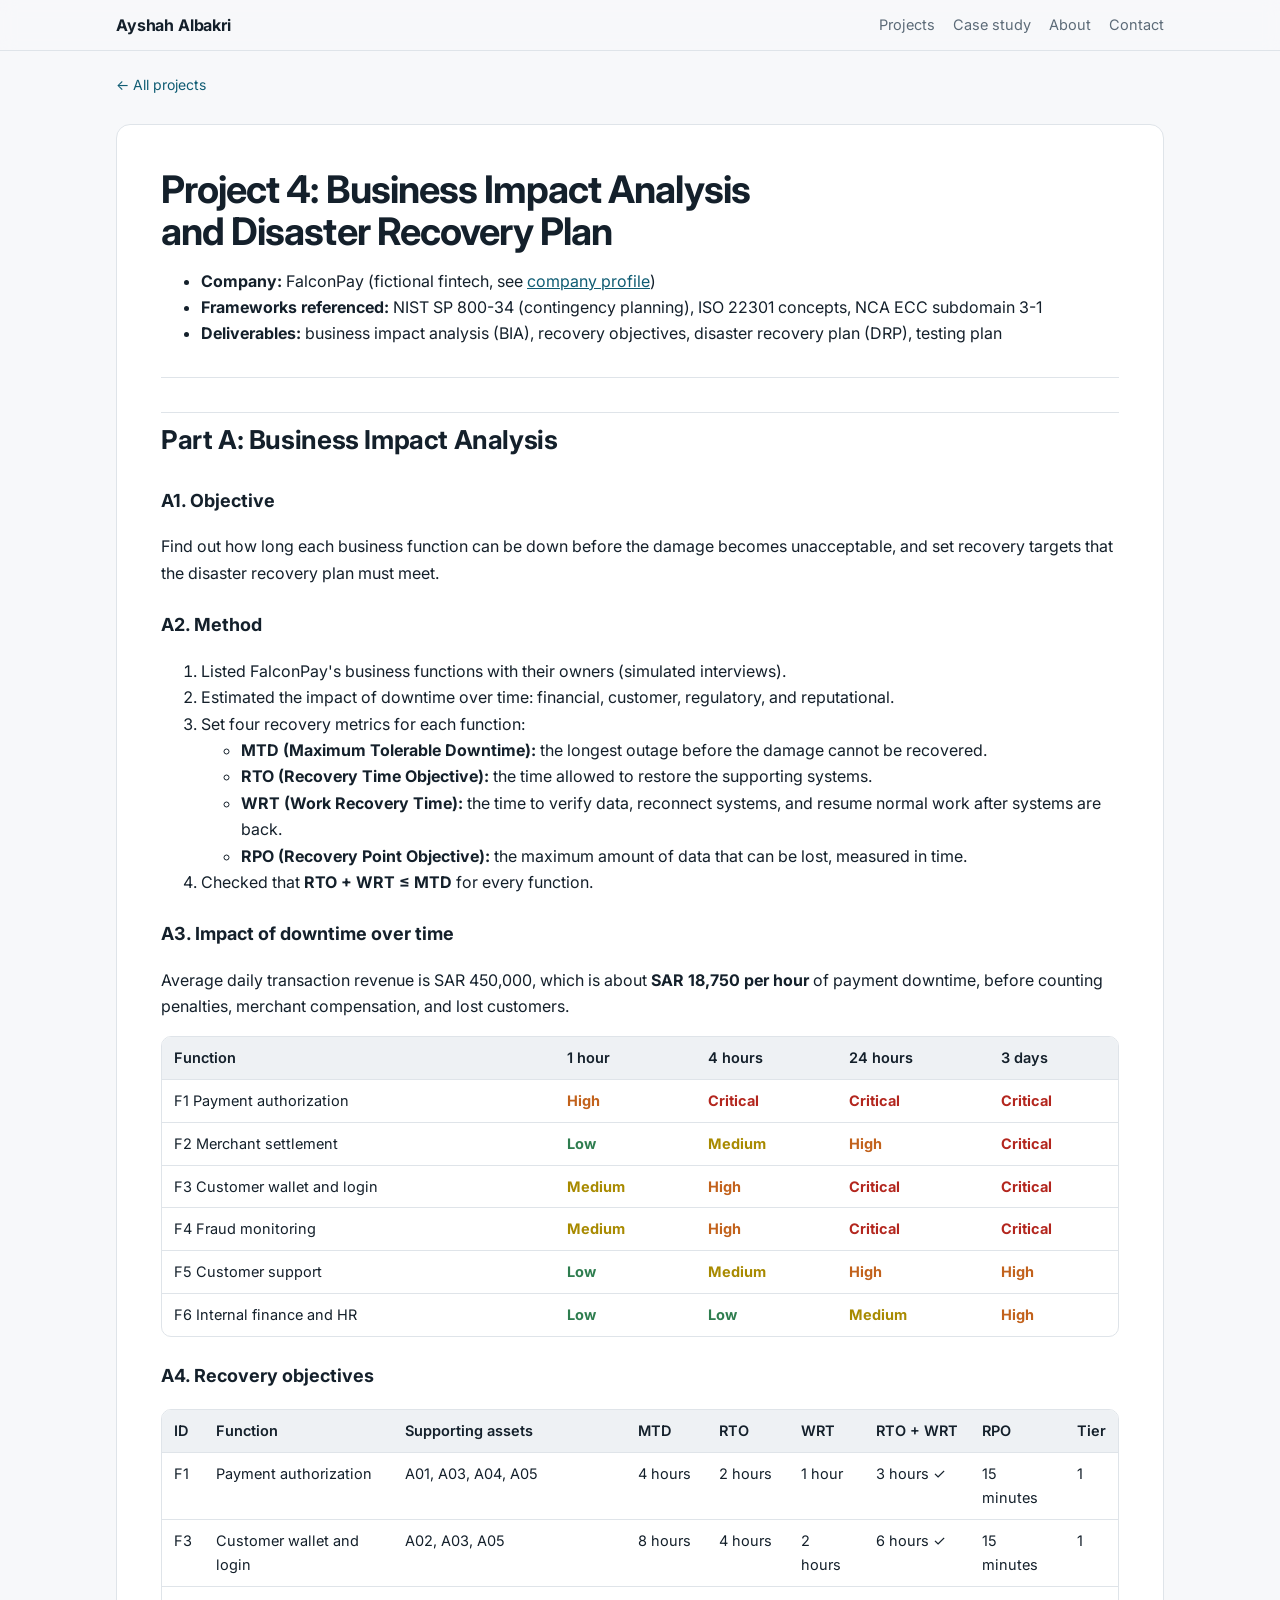
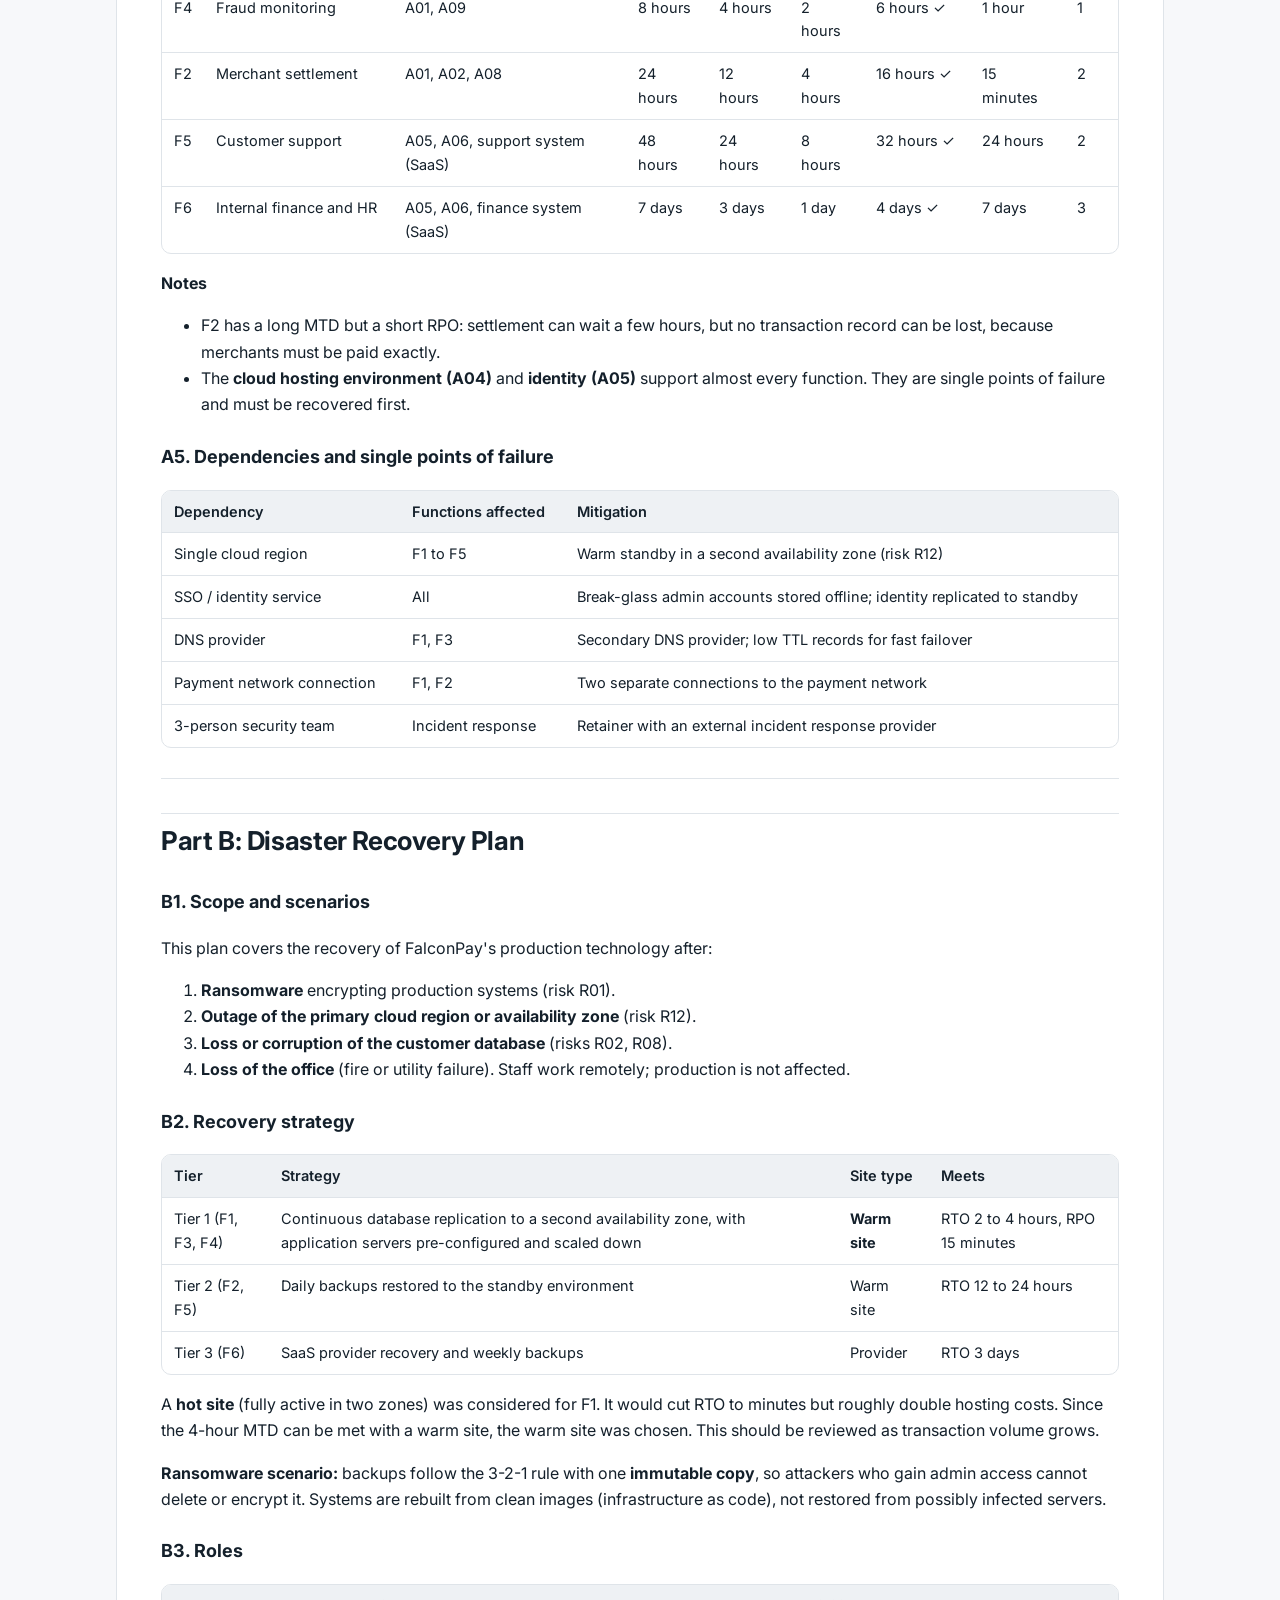
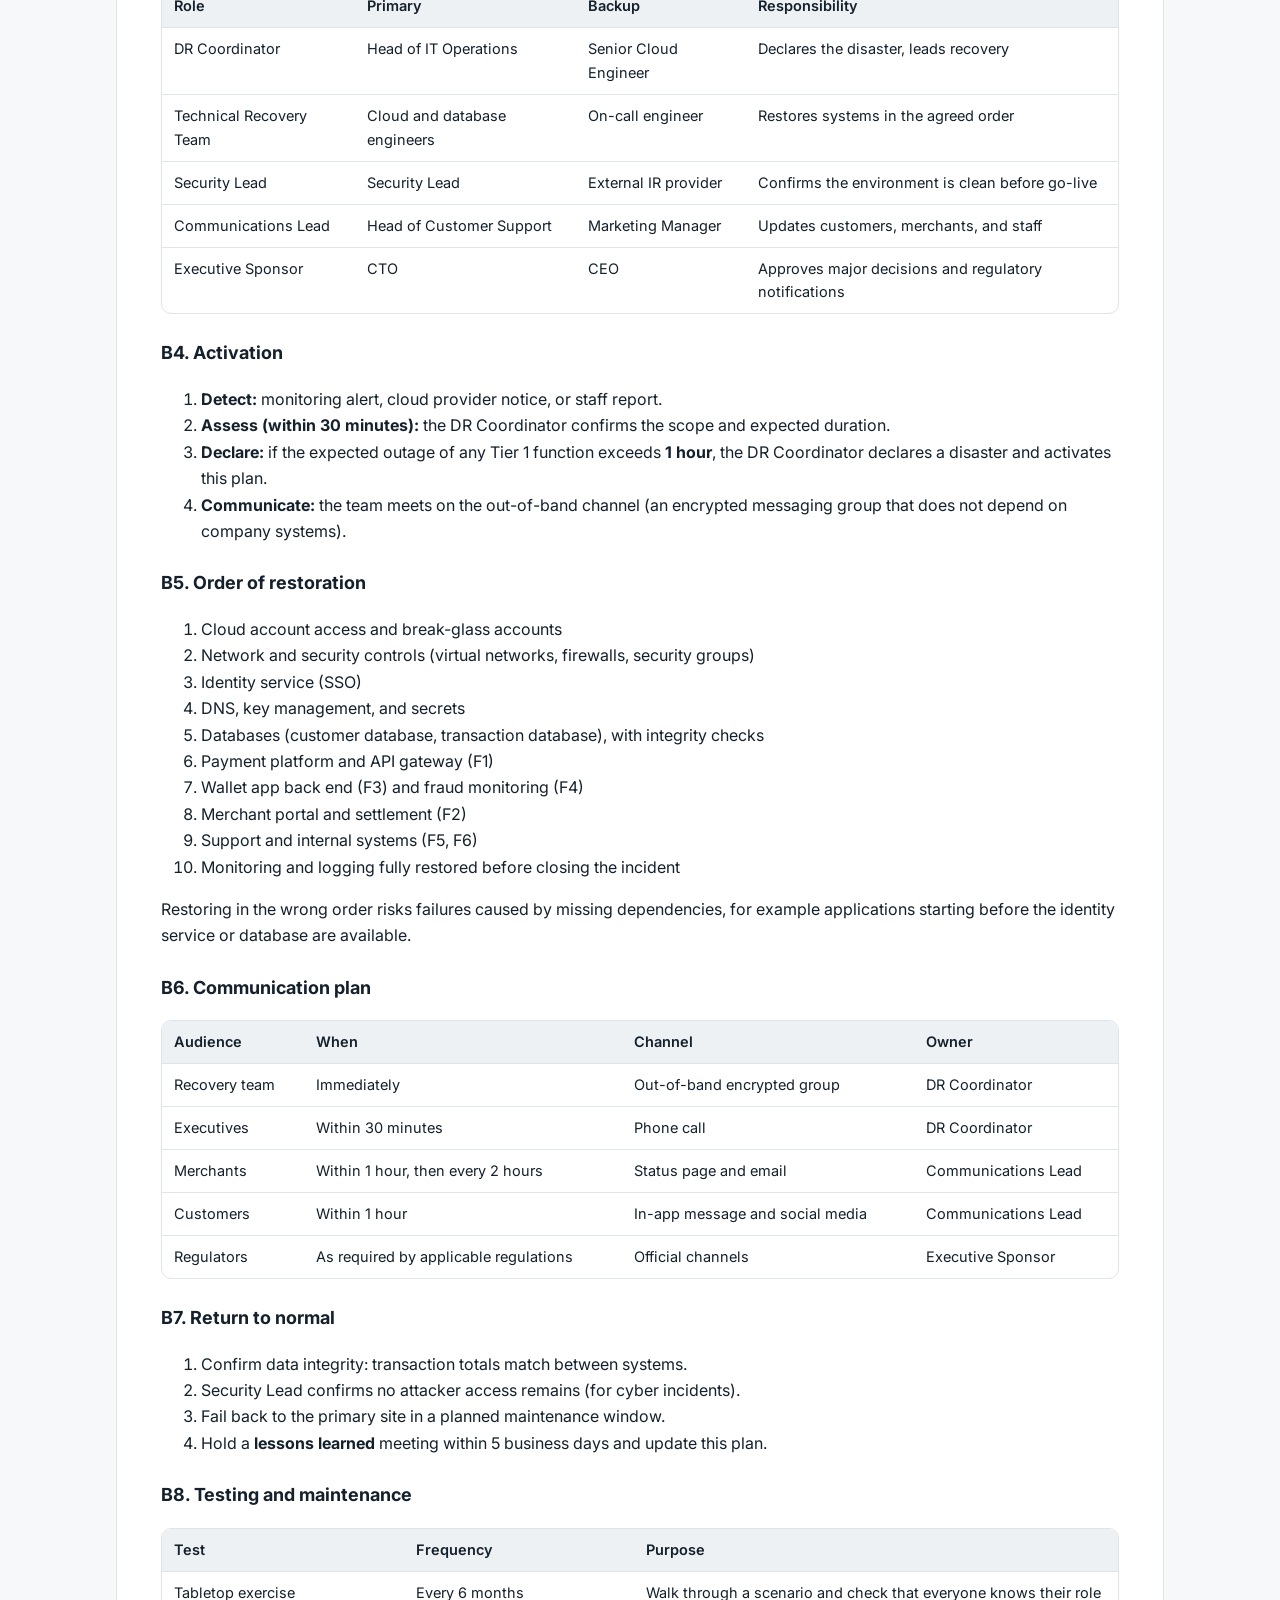
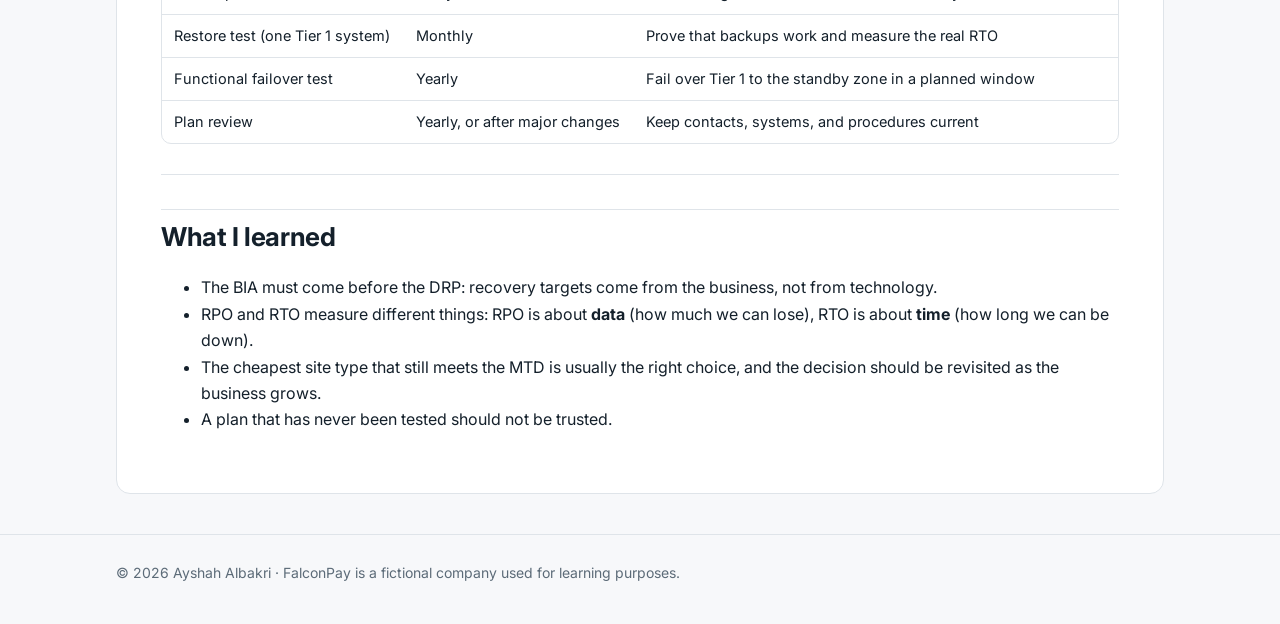
<file: projects/04-bia-drp/index.html>
<!doctype html>
<html lang="en">
<head>
<meta charset="utf-8">
<meta name="viewport" content="width=device-width, initial-scale=1">
<title>Project 4: Business Impact Analysis and Disaster Recovery Plan | Ayshah Albakri</title>
<meta name="description" content="Project 4: Business Impact Analysis and Disaster Recovery Plan">
<link rel="preconnect" href="https://fonts.googleapis.com"><link rel="preconnect" href="https://fonts.gstatic.com" crossorigin>
<link href="https://fonts.googleapis.com/css2?family=Inter:wght@400;500;600;700&display=swap" rel="stylesheet">
<link rel="stylesheet" href="../../assets/style.css">
</head>
<body>
<nav class="nav"><div class="in"><a class="brand" href="../../index.html">Ayshah Albakri</a>
<div class="links"><a href="../../index.html#projects">Projects</a><a href="../../company-profile.html">Case study</a><a href="../../index.html#about">About</a><a href="../../index.html#contact">Contact</a></div></div></nav>
<main class="wrap"><div class="crumbs"><a href="../../index.html">← All projects</a></div><article class="doc"><h1>Project 4: Business Impact Analysis and Disaster Recovery Plan</h1>
<ul>
<li><strong>Company:</strong> FalconPay (fictional fintech, see <a href="../../company-profile.html">company profile</a>)</li>
<li><strong>Frameworks referenced:</strong> NIST SP 800-34 (contingency planning), ISO 22301 concepts, NCA ECC subdomain 3-1</li>
<li><strong>Deliverables:</strong> business impact analysis (BIA), recovery objectives, disaster recovery plan (DRP), testing plan</li>
</ul>
<hr />
<h2>Part A: Business Impact Analysis</h2>
<h3>A1. Objective</h3>
<p>Find out how long each business function can be down before the damage becomes unacceptable, and set recovery targets that the disaster recovery plan must meet.</p>
<h3>A2. Method</h3>
<ol>
<li>Listed FalconPay's business functions with their owners (simulated interviews).</li>
<li>Estimated the impact of downtime over time: financial, customer, regulatory, and reputational.</li>
<li>Set four recovery metrics for each function:<ul>
<li><strong>MTD (Maximum Tolerable Downtime):</strong> the longest outage before the damage cannot be recovered.</li>
<li><strong>RTO (Recovery Time Objective):</strong> the time allowed to restore the supporting systems.</li>
<li><strong>WRT (Work Recovery Time):</strong> the time to verify data, reconnect systems, and resume normal work after systems are back.</li>
<li><strong>RPO (Recovery Point Objective):</strong> the maximum amount of data that can be lost, measured in time.</li>
</ul>
</li>
<li>Checked that <strong>RTO + WRT ≤ MTD</strong> for every function.</li>
</ol>
<h3>A3. Impact of downtime over time</h3>
<p>Average daily transaction revenue is SAR 450,000, which is about <strong>SAR 18,750 per hour</strong> of payment downtime, before counting penalties, merchant compensation, and lost customers.</p>
<div class="tablewrap"><table>
<thead>
<tr>
<th>Function</th>
<th>1 hour</th>
<th>4 hours</th>
<th>24 hours</th>
<th>3 days</th>
</tr>
</thead>
<tbody>
<tr>
<td>F1 Payment authorization</td>
<td><span class="lvl High">High</span></td>
<td><span class="lvl Critical">Critical</span></td>
<td><span class="lvl Critical">Critical</span></td>
<td><span class="lvl Critical">Critical</span></td>
</tr>
<tr>
<td>F2 Merchant settlement</td>
<td><span class="lvl Low">Low</span></td>
<td><span class="lvl Medium">Medium</span></td>
<td><span class="lvl High">High</span></td>
<td><span class="lvl Critical">Critical</span></td>
</tr>
<tr>
<td>F3 Customer wallet and login</td>
<td><span class="lvl Medium">Medium</span></td>
<td><span class="lvl High">High</span></td>
<td><span class="lvl Critical">Critical</span></td>
<td><span class="lvl Critical">Critical</span></td>
</tr>
<tr>
<td>F4 Fraud monitoring</td>
<td><span class="lvl Medium">Medium</span></td>
<td><span class="lvl High">High</span></td>
<td><span class="lvl Critical">Critical</span></td>
<td><span class="lvl Critical">Critical</span></td>
</tr>
<tr>
<td>F5 Customer support</td>
<td><span class="lvl Low">Low</span></td>
<td><span class="lvl Medium">Medium</span></td>
<td><span class="lvl High">High</span></td>
<td><span class="lvl High">High</span></td>
</tr>
<tr>
<td>F6 Internal finance and HR</td>
<td><span class="lvl Low">Low</span></td>
<td><span class="lvl Low">Low</span></td>
<td><span class="lvl Medium">Medium</span></td>
<td><span class="lvl High">High</span></td>
</tr>
</tbody>
</table></div>
<h3>A4. Recovery objectives</h3>
<div class="tablewrap"><table>
<thead>
<tr>
<th>ID</th>
<th>Function</th>
<th>Supporting assets</th>
<th>MTD</th>
<th>RTO</th>
<th>WRT</th>
<th>RTO + WRT</th>
<th>RPO</th>
<th>Tier</th>
</tr>
</thead>
<tbody>
<tr>
<td>F1</td>
<td>Payment authorization</td>
<td>A01, A03, A04, A05</td>
<td>4 hours</td>
<td>2 hours</td>
<td>1 hour</td>
<td>3 hours ✓</td>
<td>15 minutes</td>
<td>1</td>
</tr>
<tr>
<td>F3</td>
<td>Customer wallet and login</td>
<td>A02, A03, A05</td>
<td>8 hours</td>
<td>4 hours</td>
<td>2 hours</td>
<td>6 hours ✓</td>
<td>15 minutes</td>
<td>1</td>
</tr>
<tr>
<td>F4</td>
<td>Fraud monitoring</td>
<td>A01, A09</td>
<td>8 hours</td>
<td>4 hours</td>
<td>2 hours</td>
<td>6 hours ✓</td>
<td>1 hour</td>
<td>1</td>
</tr>
<tr>
<td>F2</td>
<td>Merchant settlement</td>
<td>A01, A02, A08</td>
<td>24 hours</td>
<td>12 hours</td>
<td>4 hours</td>
<td>16 hours ✓</td>
<td>15 minutes</td>
<td>2</td>
</tr>
<tr>
<td>F5</td>
<td>Customer support</td>
<td>A05, A06, support system (SaaS)</td>
<td>48 hours</td>
<td>24 hours</td>
<td>8 hours</td>
<td>32 hours ✓</td>
<td>24 hours</td>
<td>2</td>
</tr>
<tr>
<td>F6</td>
<td>Internal finance and HR</td>
<td>A05, A06, finance system (SaaS)</td>
<td>7 days</td>
<td>3 days</td>
<td>1 day</td>
<td>4 days ✓</td>
<td>7 days</td>
<td>3</td>
</tr>
</tbody>
</table></div>
<p><strong>Notes</strong></p>
<ul>
<li>F2 has a long MTD but a short RPO: settlement can wait a few hours, but no transaction record can be lost, because merchants must be paid exactly.</li>
<li>The <strong>cloud hosting environment (A04)</strong> and <strong>identity (A05)</strong> support almost every function. They are single points of failure and must be recovered first.</li>
</ul>
<h3>A5. Dependencies and single points of failure</h3>
<div class="tablewrap"><table>
<thead>
<tr>
<th>Dependency</th>
<th>Functions affected</th>
<th>Mitigation</th>
</tr>
</thead>
<tbody>
<tr>
<td>Single cloud region</td>
<td>F1 to F5</td>
<td>Warm standby in a second availability zone (risk R12)</td>
</tr>
<tr>
<td>SSO / identity service</td>
<td>All</td>
<td>Break-glass admin accounts stored offline; identity replicated to standby</td>
</tr>
<tr>
<td>DNS provider</td>
<td>F1, F3</td>
<td>Secondary DNS provider; low TTL records for fast failover</td>
</tr>
<tr>
<td>Payment network connection</td>
<td>F1, F2</td>
<td>Two separate connections to the payment network</td>
</tr>
<tr>
<td>3-person security team</td>
<td>Incident response</td>
<td>Retainer with an external incident response provider</td>
</tr>
</tbody>
</table></div>
<hr />
<h2>Part B: Disaster Recovery Plan</h2>
<h3>B1. Scope and scenarios</h3>
<p>This plan covers the recovery of FalconPay's production technology after:</p>
<ol>
<li><strong>Ransomware</strong> encrypting production systems (risk R01).</li>
<li><strong>Outage of the primary cloud region or availability zone</strong> (risk R12).</li>
<li><strong>Loss or corruption of the customer database</strong> (risks R02, R08).</li>
<li><strong>Loss of the office</strong> (fire or utility failure). Staff work remotely; production is not affected.</li>
</ol>
<h3>B2. Recovery strategy</h3>
<div class="tablewrap"><table>
<thead>
<tr>
<th>Tier</th>
<th>Strategy</th>
<th>Site type</th>
<th>Meets</th>
</tr>
</thead>
<tbody>
<tr>
<td>Tier 1 (F1, F3, F4)</td>
<td>Continuous database replication to a second availability zone, with application servers pre-configured and scaled down</td>
<td><strong>Warm site</strong></td>
<td>RTO 2 to 4 hours, RPO 15 minutes</td>
</tr>
<tr>
<td>Tier 2 (F2, F5)</td>
<td>Daily backups restored to the standby environment</td>
<td>Warm site</td>
<td>RTO 12 to 24 hours</td>
</tr>
<tr>
<td>Tier 3 (F6)</td>
<td>SaaS provider recovery and weekly backups</td>
<td>Provider</td>
<td>RTO 3 days</td>
</tr>
</tbody>
</table></div>
<p>A <strong>hot site</strong> (fully active in two zones) was considered for F1. It would cut RTO to minutes but roughly double hosting costs. Since the 4-hour MTD can be met with a warm site, the warm site was chosen. This should be reviewed as transaction volume grows.</p>
<p><strong>Ransomware scenario:</strong> backups follow the 3-2-1 rule with one <strong>immutable copy</strong>, so attackers who gain admin access cannot delete or encrypt it. Systems are rebuilt from clean images (infrastructure as code), not restored from possibly infected servers.</p>
<h3>B3. Roles</h3>
<div class="tablewrap"><table>
<thead>
<tr>
<th>Role</th>
<th>Primary</th>
<th>Backup</th>
<th>Responsibility</th>
</tr>
</thead>
<tbody>
<tr>
<td>DR Coordinator</td>
<td>Head of IT Operations</td>
<td>Senior Cloud Engineer</td>
<td>Declares the disaster, leads recovery</td>
</tr>
<tr>
<td>Technical Recovery Team</td>
<td>Cloud and database engineers</td>
<td>On-call engineer</td>
<td>Restores systems in the agreed order</td>
</tr>
<tr>
<td>Security Lead</td>
<td>Security Lead</td>
<td>External IR provider</td>
<td>Confirms the environment is clean before go-live</td>
</tr>
<tr>
<td>Communications Lead</td>
<td>Head of Customer Support</td>
<td>Marketing Manager</td>
<td>Updates customers, merchants, and staff</td>
</tr>
<tr>
<td>Executive Sponsor</td>
<td>CTO</td>
<td>CEO</td>
<td>Approves major decisions and regulatory notifications</td>
</tr>
</tbody>
</table></div>
<h3>B4. Activation</h3>
<ol>
<li><strong>Detect:</strong> monitoring alert, cloud provider notice, or staff report.</li>
<li><strong>Assess (within 30 minutes):</strong> the DR Coordinator confirms the scope and expected duration.</li>
<li><strong>Declare:</strong> if the expected outage of any Tier 1 function exceeds <strong>1 hour</strong>, the DR Coordinator declares a disaster and activates this plan.</li>
<li><strong>Communicate:</strong> the team meets on the out-of-band channel (an encrypted messaging group that does not depend on company systems).</li>
</ol>
<h3>B5. Order of restoration</h3>
<ol>
<li>Cloud account access and break-glass accounts</li>
<li>Network and security controls (virtual networks, firewalls, security groups)</li>
<li>Identity service (SSO)</li>
<li>DNS, key management, and secrets</li>
<li>Databases (customer database, transaction database), with integrity checks</li>
<li>Payment platform and API gateway (F1)</li>
<li>Wallet app back end (F3) and fraud monitoring (F4)</li>
<li>Merchant portal and settlement (F2)</li>
<li>Support and internal systems (F5, F6)</li>
<li>Monitoring and logging fully restored before closing the incident</li>
</ol>
<p>Restoring in the wrong order risks failures caused by missing dependencies, for example applications starting before the identity service or database are available.</p>
<h3>B6. Communication plan</h3>
<div class="tablewrap"><table>
<thead>
<tr>
<th>Audience</th>
<th>When</th>
<th>Channel</th>
<th>Owner</th>
</tr>
</thead>
<tbody>
<tr>
<td>Recovery team</td>
<td>Immediately</td>
<td>Out-of-band encrypted group</td>
<td>DR Coordinator</td>
</tr>
<tr>
<td>Executives</td>
<td>Within 30 minutes</td>
<td>Phone call</td>
<td>DR Coordinator</td>
</tr>
<tr>
<td>Merchants</td>
<td>Within 1 hour, then every 2 hours</td>
<td>Status page and email</td>
<td>Communications Lead</td>
</tr>
<tr>
<td>Customers</td>
<td>Within 1 hour</td>
<td>In-app message and social media</td>
<td>Communications Lead</td>
</tr>
<tr>
<td>Regulators</td>
<td>As required by applicable regulations</td>
<td>Official channels</td>
<td>Executive Sponsor</td>
</tr>
</tbody>
</table></div>
<h3>B7. Return to normal</h3>
<ol>
<li>Confirm data integrity: transaction totals match between systems.</li>
<li>Security Lead confirms no attacker access remains (for cyber incidents).</li>
<li>Fail back to the primary site in a planned maintenance window.</li>
<li>Hold a <strong>lessons learned</strong> meeting within 5 business days and update this plan.</li>
</ol>
<h3>B8. Testing and maintenance</h3>
<div class="tablewrap"><table>
<thead>
<tr>
<th>Test</th>
<th>Frequency</th>
<th>Purpose</th>
</tr>
</thead>
<tbody>
<tr>
<td>Tabletop exercise</td>
<td>Every 6 months</td>
<td>Walk through a scenario and check that everyone knows their role</td>
</tr>
<tr>
<td>Restore test (one Tier 1 system)</td>
<td>Monthly</td>
<td>Prove that backups work and measure the real RTO</td>
</tr>
<tr>
<td>Functional failover test</td>
<td>Yearly</td>
<td>Fail over Tier 1 to the standby zone in a planned window</td>
</tr>
<tr>
<td>Plan review</td>
<td>Yearly, or after major changes</td>
<td>Keep contacts, systems, and procedures current</td>
</tr>
</tbody>
</table></div>
<hr />
<h2>What I learned</h2>
<ul>
<li>The BIA must come before the DRP: recovery targets come from the business, not from technology.</li>
<li>RPO and RTO measure different things: RPO is about <strong>data</strong> (how much we can lose), RTO is about <strong>time</strong> (how long we can be down).</li>
<li>The cheapest site type that still meets the MTD is usually the right choice, and the decision should be revisited as the business grows.</li>
<li>A plan that has never been tested should not be trusted.</li>
</ul></article></main>
<footer><div class="wrap">© 2026 Ayshah Albakri · FalconPay is a fictional company used for learning purposes.</div></footer>
</body></html>
</file>
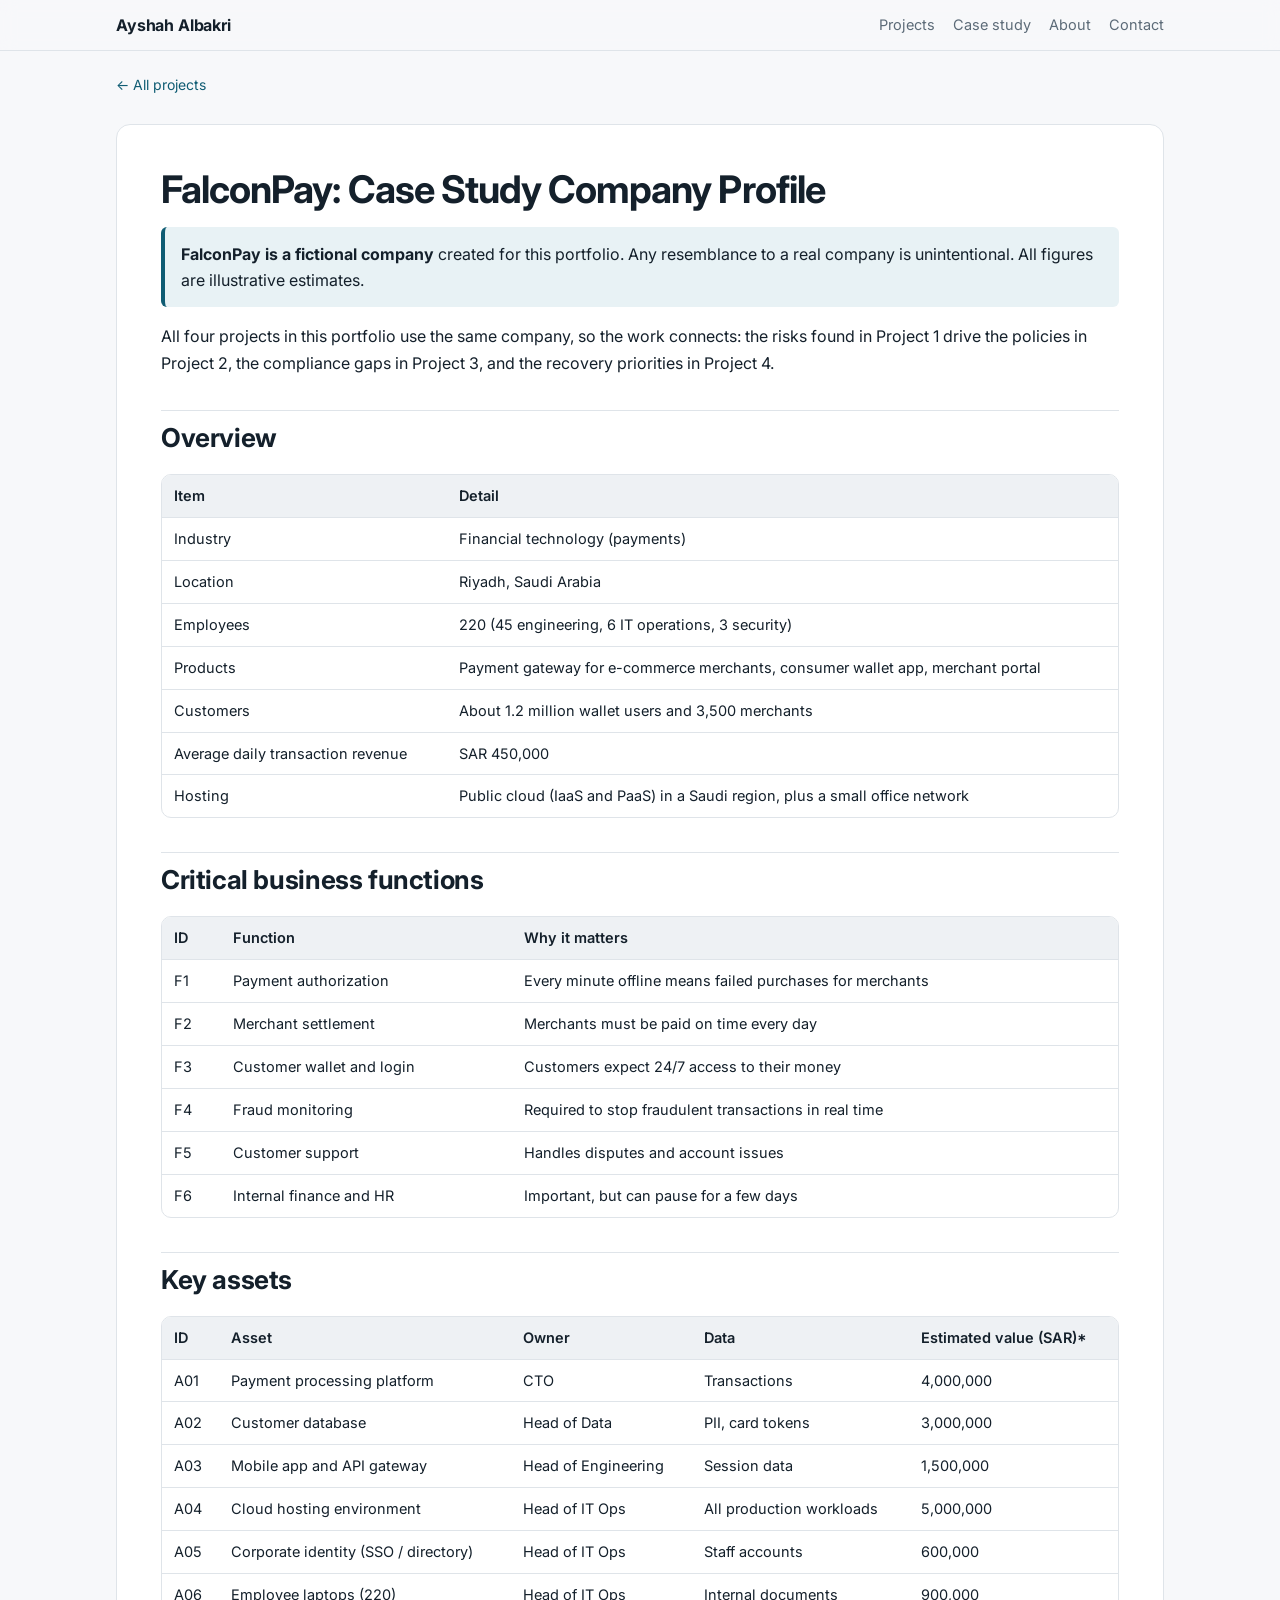
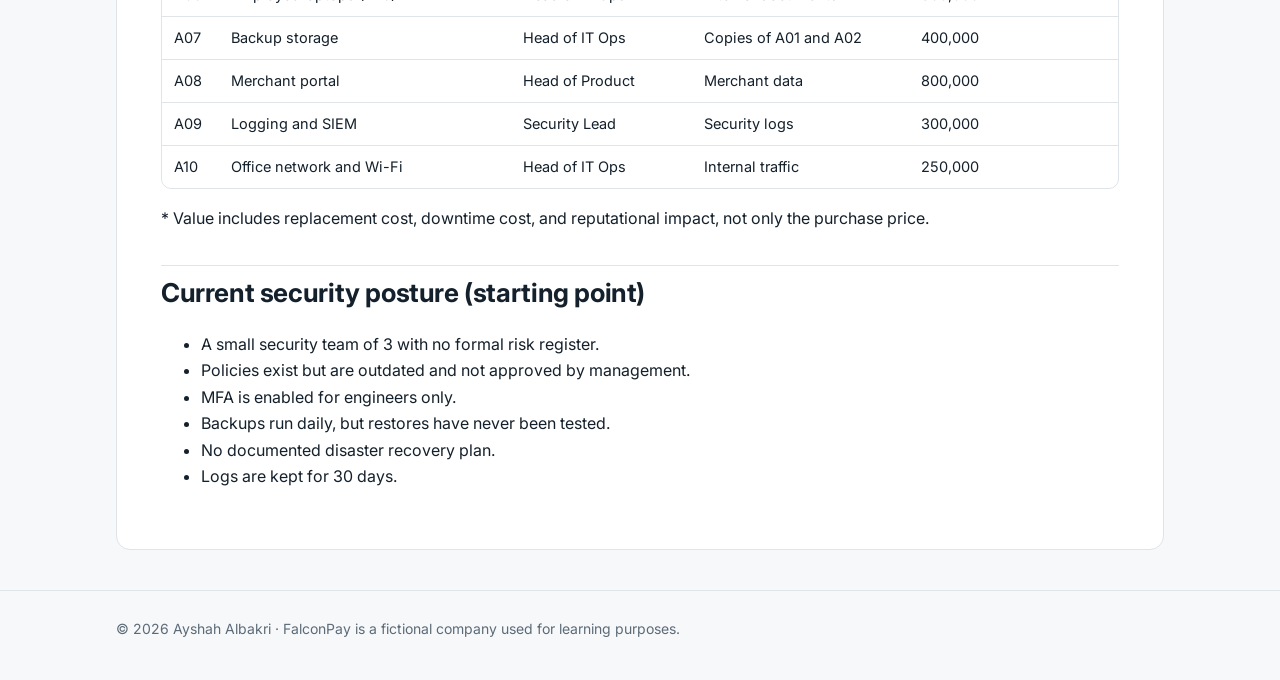
<file: company-profile.html>
<!doctype html>
<html lang="en">
<head>
<meta charset="utf-8">
<meta name="viewport" content="width=device-width, initial-scale=1">
<title>FalconPay: Case Study Company Profile | Ayshah Albakri</title>
<meta name="description" content="FalconPay: Case Study Company Profile">
<link rel="preconnect" href="https://fonts.googleapis.com"><link rel="preconnect" href="https://fonts.gstatic.com" crossorigin>
<link href="https://fonts.googleapis.com/css2?family=Inter:wght@400;500;600;700&display=swap" rel="stylesheet">
<link rel="stylesheet" href="assets/style.css">
</head>
<body>
<nav class="nav"><div class="in"><a class="brand" href="index.html">Ayshah Albakri</a>
<div class="links"><a href="index.html#projects">Projects</a><a href="company-profile.html">Case study</a><a href="index.html#about">About</a><a href="index.html#contact">Contact</a></div></div></nav>
<main class="wrap"><div class="crumbs"><a href="index.html">← All projects</a></div><article class="doc"><h1>FalconPay: Case Study Company Profile</h1>
<blockquote>
<p><strong>FalconPay is a fictional company</strong> created for this portfolio. Any resemblance to a real company is unintentional. All figures are illustrative estimates.</p>
</blockquote>
<p>All four projects in this portfolio use the same company, so the work connects: the risks found in Project 1 drive the policies in Project 2, the compliance gaps in Project 3, and the recovery priorities in Project 4.</p>
<h2>Overview</h2>
<div class="tablewrap"><table>
<thead>
<tr>
<th>Item</th>
<th>Detail</th>
</tr>
</thead>
<tbody>
<tr>
<td>Industry</td>
<td>Financial technology (payments)</td>
</tr>
<tr>
<td>Location</td>
<td>Riyadh, Saudi Arabia</td>
</tr>
<tr>
<td>Employees</td>
<td>220 (45 engineering, 6 IT operations, 3 security)</td>
</tr>
<tr>
<td>Products</td>
<td>Payment gateway for e-commerce merchants, consumer wallet app, merchant portal</td>
</tr>
<tr>
<td>Customers</td>
<td>About 1.2 million wallet users and 3,500 merchants</td>
</tr>
<tr>
<td>Average daily transaction revenue</td>
<td>SAR 450,000</td>
</tr>
<tr>
<td>Hosting</td>
<td>Public cloud (IaaS and PaaS) in a Saudi region, plus a small office network</td>
</tr>
</tbody>
</table></div>
<h2>Critical business functions</h2>
<div class="tablewrap"><table>
<thead>
<tr>
<th>ID</th>
<th>Function</th>
<th>Why it matters</th>
</tr>
</thead>
<tbody>
<tr>
<td>F1</td>
<td>Payment authorization</td>
<td>Every minute offline means failed purchases for merchants</td>
</tr>
<tr>
<td>F2</td>
<td>Merchant settlement</td>
<td>Merchants must be paid on time every day</td>
</tr>
<tr>
<td>F3</td>
<td>Customer wallet and login</td>
<td>Customers expect 24/7 access to their money</td>
</tr>
<tr>
<td>F4</td>
<td>Fraud monitoring</td>
<td>Required to stop fraudulent transactions in real time</td>
</tr>
<tr>
<td>F5</td>
<td>Customer support</td>
<td>Handles disputes and account issues</td>
</tr>
<tr>
<td>F6</td>
<td>Internal finance and HR</td>
<td>Important, but can pause for a few days</td>
</tr>
</tbody>
</table></div>
<h2>Key assets</h2>
<div class="tablewrap"><table>
<thead>
<tr>
<th>ID</th>
<th>Asset</th>
<th>Owner</th>
<th>Data</th>
<th>Estimated value (SAR)*</th>
</tr>
</thead>
<tbody>
<tr>
<td>A01</td>
<td>Payment processing platform</td>
<td>CTO</td>
<td>Transactions</td>
<td>4,000,000</td>
</tr>
<tr>
<td>A02</td>
<td>Customer database</td>
<td>Head of Data</td>
<td>PII, card tokens</td>
<td>3,000,000</td>
</tr>
<tr>
<td>A03</td>
<td>Mobile app and API gateway</td>
<td>Head of Engineering</td>
<td>Session data</td>
<td>1,500,000</td>
</tr>
<tr>
<td>A04</td>
<td>Cloud hosting environment</td>
<td>Head of IT Ops</td>
<td>All production workloads</td>
<td>5,000,000</td>
</tr>
<tr>
<td>A05</td>
<td>Corporate identity (SSO / directory)</td>
<td>Head of IT Ops</td>
<td>Staff accounts</td>
<td>600,000</td>
</tr>
<tr>
<td>A06</td>
<td>Employee laptops (220)</td>
<td>Head of IT Ops</td>
<td>Internal documents</td>
<td>900,000</td>
</tr>
<tr>
<td>A07</td>
<td>Backup storage</td>
<td>Head of IT Ops</td>
<td>Copies of A01 and A02</td>
<td>400,000</td>
</tr>
<tr>
<td>A08</td>
<td>Merchant portal</td>
<td>Head of Product</td>
<td>Merchant data</td>
<td>800,000</td>
</tr>
<tr>
<td>A09</td>
<td>Logging and SIEM</td>
<td>Security Lead</td>
<td>Security logs</td>
<td>300,000</td>
</tr>
<tr>
<td>A10</td>
<td>Office network and Wi-Fi</td>
<td>Head of IT Ops</td>
<td>Internal traffic</td>
<td>250,000</td>
</tr>
</tbody>
</table></div>
<p>* Value includes replacement cost, downtime cost, and reputational impact, not only the purchase price.</p>
<h2>Current security posture (starting point)</h2>
<ul>
<li>A small security team of 3 with no formal risk register.</li>
<li>Policies exist but are outdated and not approved by management.</li>
<li>MFA is enabled for engineers only.</li>
<li>Backups run daily, but restores have never been tested.</li>
<li>No documented disaster recovery plan.</li>
<li>Logs are kept for 30 days.</li>
</ul></article></main>
<footer><div class="wrap">© 2026 Ayshah Albakri · FalconPay is a fictional company used for learning purposes.</div></footer>
</body></html>
</file>
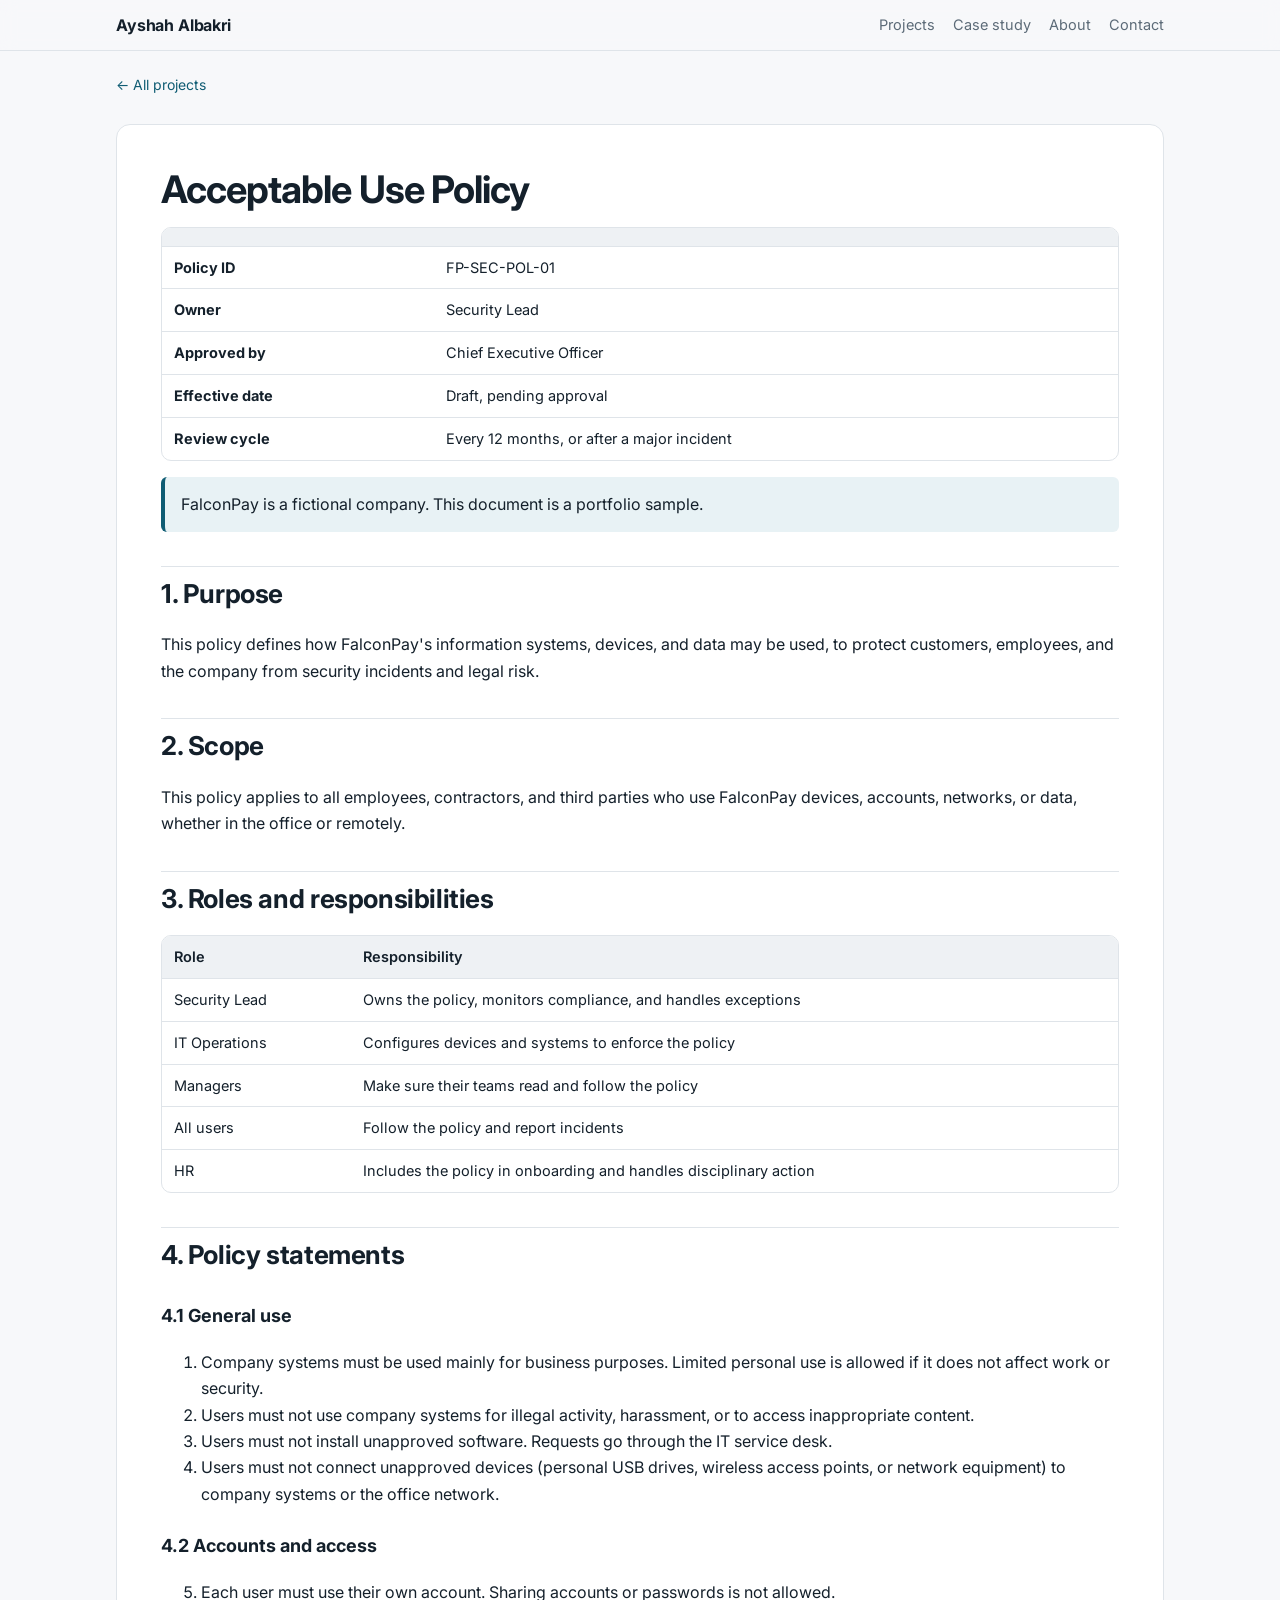
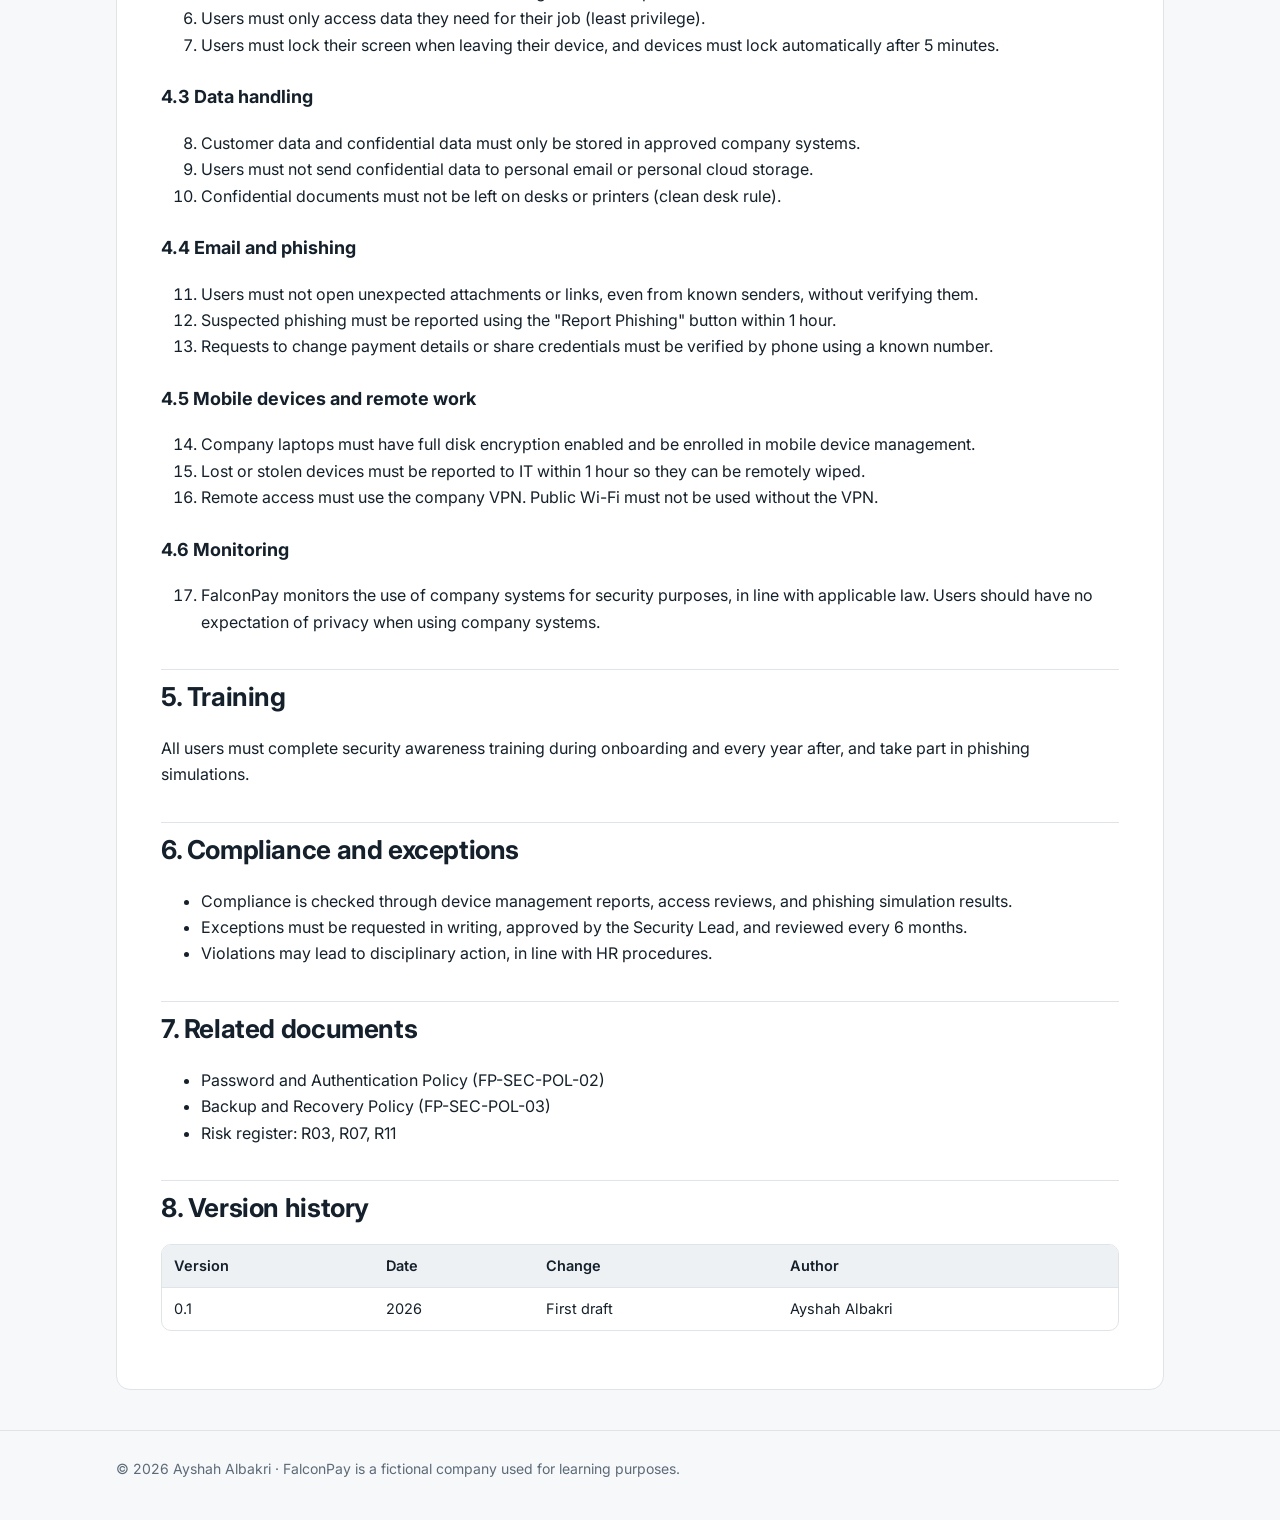
<file: projects/02-security-policies/acceptable-use-policy.html>
<!doctype html>
<html lang="en">
<head>
<meta charset="utf-8">
<meta name="viewport" content="width=device-width, initial-scale=1">
<title>Acceptable Use Policy | Ayshah Albakri</title>
<meta name="description" content="Acceptable Use Policy">
<link rel="preconnect" href="https://fonts.googleapis.com"><link rel="preconnect" href="https://fonts.gstatic.com" crossorigin>
<link href="https://fonts.googleapis.com/css2?family=Inter:wght@400;500;600;700&display=swap" rel="stylesheet">
<link rel="stylesheet" href="../../assets/style.css">
</head>
<body>
<nav class="nav"><div class="in"><a class="brand" href="../../index.html">Ayshah Albakri</a>
<div class="links"><a href="../../index.html#projects">Projects</a><a href="../../company-profile.html">Case study</a><a href="../../index.html#about">About</a><a href="../../index.html#contact">Contact</a></div></div></nav>
<main class="wrap"><div class="crumbs"><a href="../../index.html">← All projects</a></div><article class="doc"><h1>Acceptable Use Policy</h1>
<div class="tablewrap"><table>
<thead>
<tr>
<th></th>
<th></th>
</tr>
</thead>
<tbody>
<tr>
<td><strong>Policy ID</strong></td>
<td>FP-SEC-POL-01</td>
</tr>
<tr>
<td><strong>Owner</strong></td>
<td>Security Lead</td>
</tr>
<tr>
<td><strong>Approved by</strong></td>
<td>Chief Executive Officer</td>
</tr>
<tr>
<td><strong>Effective date</strong></td>
<td>Draft, pending approval</td>
</tr>
<tr>
<td><strong>Review cycle</strong></td>
<td>Every 12 months, or after a major incident</td>
</tr>
</tbody>
</table></div>
<blockquote>
<p>FalconPay is a fictional company. This document is a portfolio sample.</p>
</blockquote>
<h2>1. Purpose</h2>
<p>This policy defines how FalconPay's information systems, devices, and data may be used, to protect customers, employees, and the company from security incidents and legal risk.</p>
<h2>2. Scope</h2>
<p>This policy applies to all employees, contractors, and third parties who use FalconPay devices, accounts, networks, or data, whether in the office or remotely.</p>
<h2>3. Roles and responsibilities</h2>
<div class="tablewrap"><table>
<thead>
<tr>
<th>Role</th>
<th>Responsibility</th>
</tr>
</thead>
<tbody>
<tr>
<td>Security Lead</td>
<td>Owns the policy, monitors compliance, and handles exceptions</td>
</tr>
<tr>
<td>IT Operations</td>
<td>Configures devices and systems to enforce the policy</td>
</tr>
<tr>
<td>Managers</td>
<td>Make sure their teams read and follow the policy</td>
</tr>
<tr>
<td>All users</td>
<td>Follow the policy and report incidents</td>
</tr>
<tr>
<td>HR</td>
<td>Includes the policy in onboarding and handles disciplinary action</td>
</tr>
</tbody>
</table></div>
<h2>4. Policy statements</h2>
<h3>4.1 General use</h3>
<ol>
<li>Company systems must be used mainly for business purposes. Limited personal use is allowed if it does not affect work or security.</li>
<li>Users must not use company systems for illegal activity, harassment, or to access inappropriate content.</li>
<li>Users must not install unapproved software. Requests go through the IT service desk.</li>
<li>Users must not connect unapproved devices (personal USB drives, wireless access points, or network equipment) to company systems or the office network.</li>
</ol>
<h3>4.2 Accounts and access</h3>
<ol start="5">
<li>Each user must use their own account. Sharing accounts or passwords is not allowed.</li>
<li>Users must only access data they need for their job (least privilege).</li>
<li>Users must lock their screen when leaving their device, and devices must lock automatically after 5 minutes.</li>
</ol>
<h3>4.3 Data handling</h3>
<ol start="8">
<li>Customer data and confidential data must only be stored in approved company systems.</li>
<li>Users must not send confidential data to personal email or personal cloud storage.</li>
<li>Confidential documents must not be left on desks or printers (clean desk rule).</li>
</ol>
<h3>4.4 Email and phishing</h3>
<ol start="11">
<li>Users must not open unexpected attachments or links, even from known senders, without verifying them.</li>
<li>Suspected phishing must be reported using the "Report Phishing" button within 1 hour.</li>
<li>Requests to change payment details or share credentials must be verified by phone using a known number.</li>
</ol>
<h3>4.5 Mobile devices and remote work</h3>
<ol start="14">
<li>Company laptops must have full disk encryption enabled and be enrolled in mobile device management.</li>
<li>Lost or stolen devices must be reported to IT within 1 hour so they can be remotely wiped.</li>
<li>Remote access must use the company VPN. Public Wi-Fi must not be used without the VPN.</li>
</ol>
<h3>4.6 Monitoring</h3>
<ol start="17">
<li>FalconPay monitors the use of company systems for security purposes, in line with applicable law. Users should have no expectation of privacy when using company systems.</li>
</ol>
<h2>5. Training</h2>
<p>All users must complete security awareness training during onboarding and every year after, and take part in phishing simulations.</p>
<h2>6. Compliance and exceptions</h2>
<ul>
<li>Compliance is checked through device management reports, access reviews, and phishing simulation results.</li>
<li>Exceptions must be requested in writing, approved by the Security Lead, and reviewed every 6 months.</li>
<li>Violations may lead to disciplinary action, in line with HR procedures.</li>
</ul>
<h2>7. Related documents</h2>
<ul>
<li>Password and Authentication Policy (FP-SEC-POL-02)</li>
<li>Backup and Recovery Policy (FP-SEC-POL-03)</li>
<li>Risk register: R03, R07, R11</li>
</ul>
<h2>8. Version history</h2>
<div class="tablewrap"><table>
<thead>
<tr>
<th>Version</th>
<th>Date</th>
<th>Change</th>
<th>Author</th>
</tr>
</thead>
<tbody>
<tr>
<td>0.1</td>
<td>2026</td>
<td>First draft</td>
<td>Ayshah Albakri</td>
</tr>
</tbody>
</table></div></article></main>
<footer><div class="wrap">© 2026 Ayshah Albakri · FalconPay is a fictional company used for learning purposes.</div></footer>
</body></html>
</file>
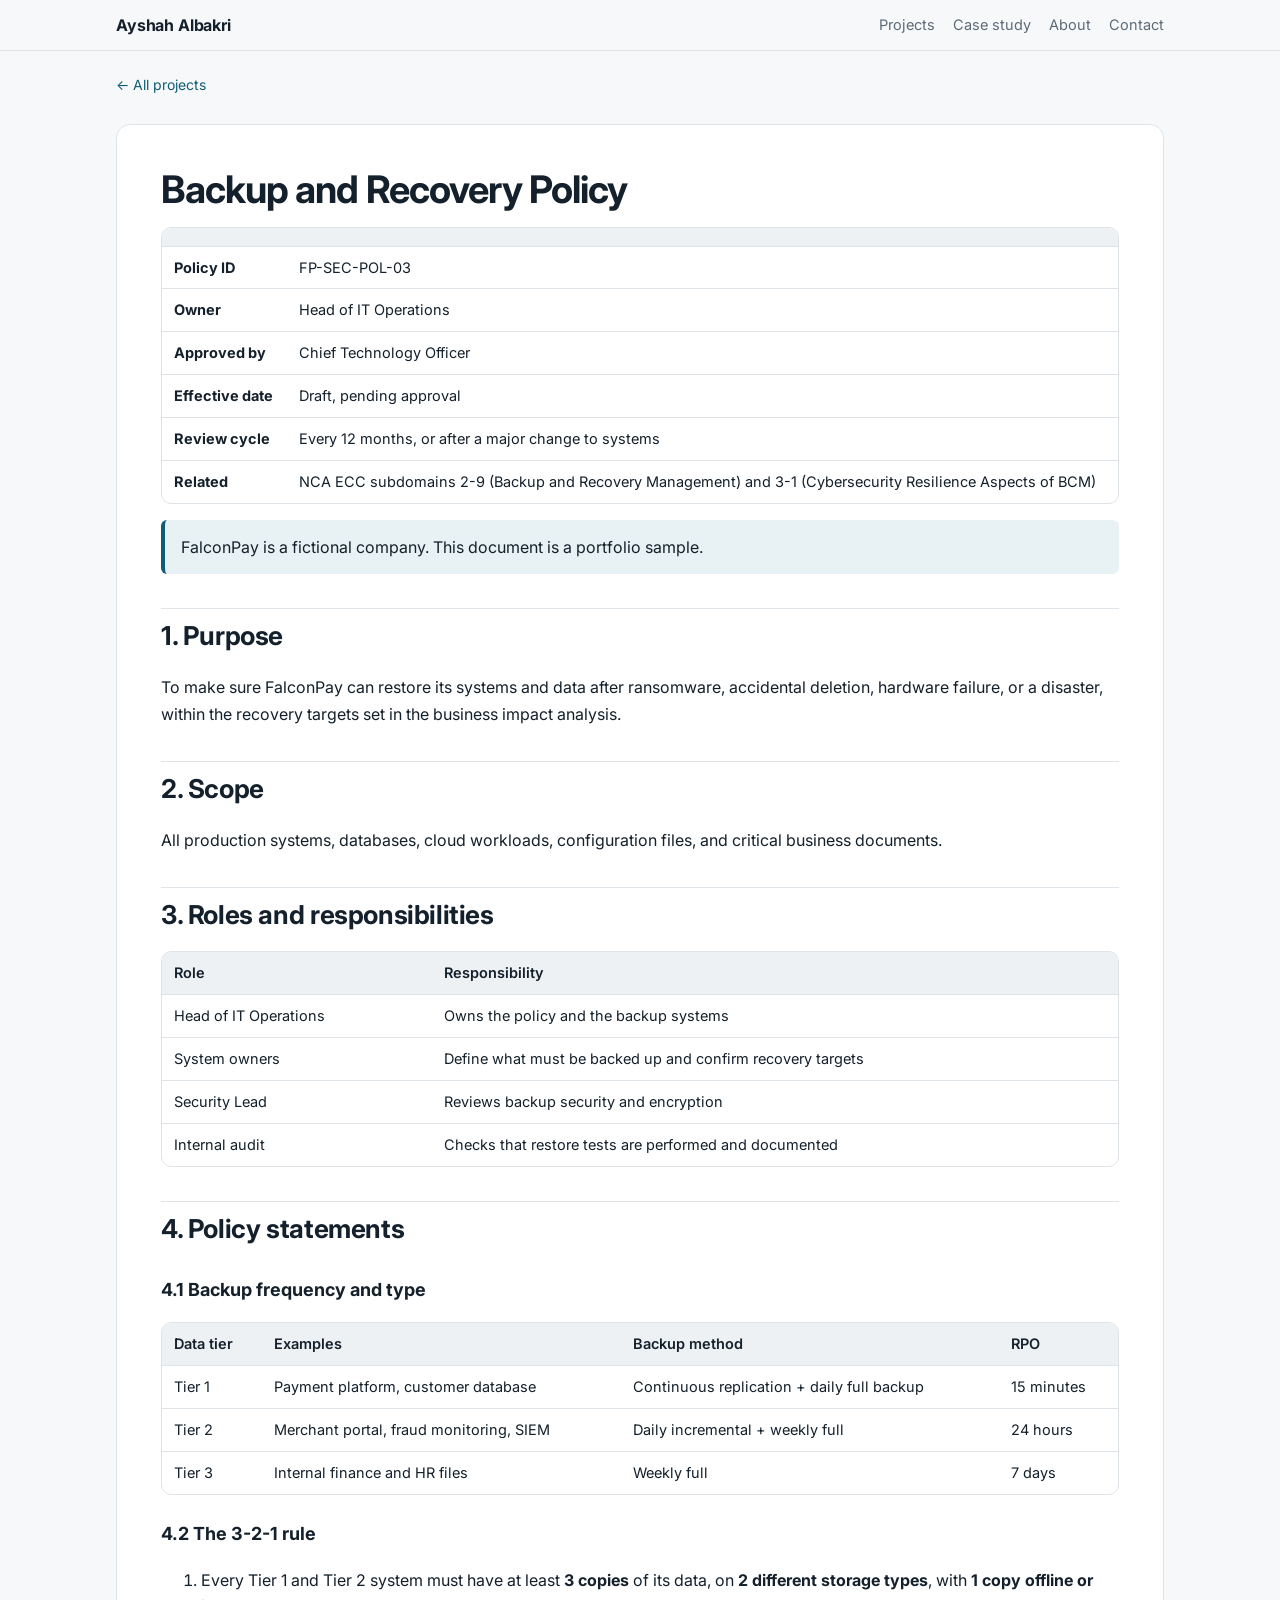
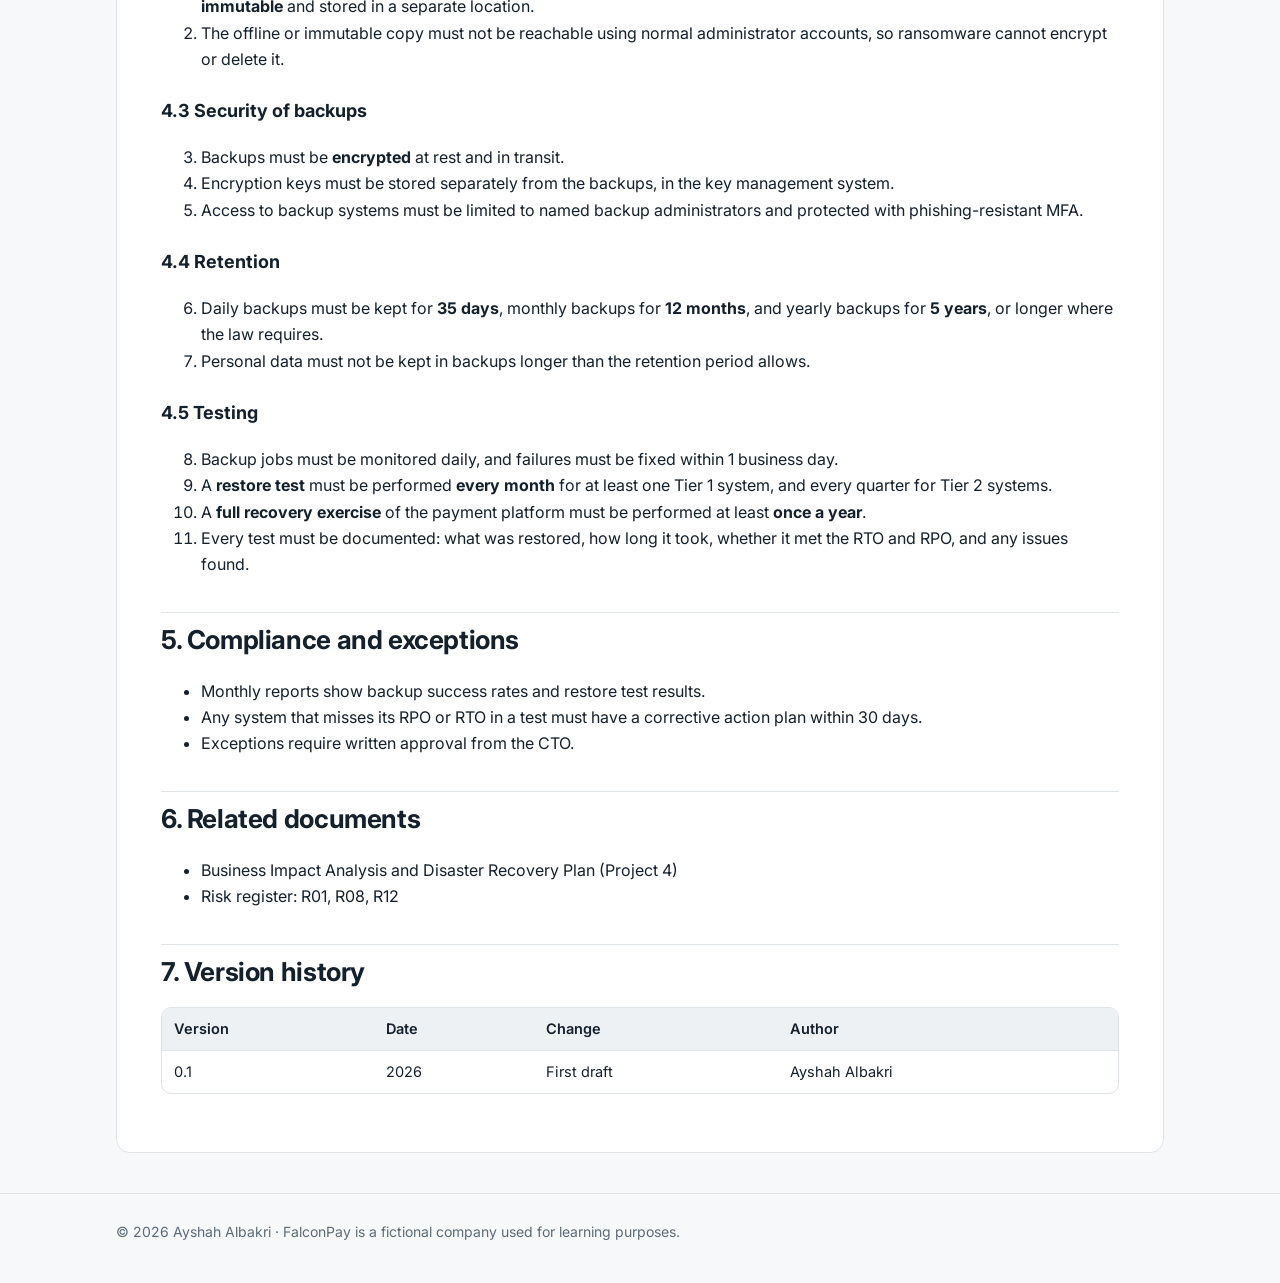
<file: projects/02-security-policies/backup-policy.html>
<!doctype html>
<html lang="en">
<head>
<meta charset="utf-8">
<meta name="viewport" content="width=device-width, initial-scale=1">
<title>Backup and Recovery Policy | Ayshah Albakri</title>
<meta name="description" content="Backup and Recovery Policy">
<link rel="preconnect" href="https://fonts.googleapis.com"><link rel="preconnect" href="https://fonts.gstatic.com" crossorigin>
<link href="https://fonts.googleapis.com/css2?family=Inter:wght@400;500;600;700&display=swap" rel="stylesheet">
<link rel="stylesheet" href="../../assets/style.css">
</head>
<body>
<nav class="nav"><div class="in"><a class="brand" href="../../index.html">Ayshah Albakri</a>
<div class="links"><a href="../../index.html#projects">Projects</a><a href="../../company-profile.html">Case study</a><a href="../../index.html#about">About</a><a href="../../index.html#contact">Contact</a></div></div></nav>
<main class="wrap"><div class="crumbs"><a href="../../index.html">← All projects</a></div><article class="doc"><h1>Backup and Recovery Policy</h1>
<div class="tablewrap"><table>
<thead>
<tr>
<th></th>
<th></th>
</tr>
</thead>
<tbody>
<tr>
<td><strong>Policy ID</strong></td>
<td>FP-SEC-POL-03</td>
</tr>
<tr>
<td><strong>Owner</strong></td>
<td>Head of IT Operations</td>
</tr>
<tr>
<td><strong>Approved by</strong></td>
<td>Chief Technology Officer</td>
</tr>
<tr>
<td><strong>Effective date</strong></td>
<td>Draft, pending approval</td>
</tr>
<tr>
<td><strong>Review cycle</strong></td>
<td>Every 12 months, or after a major change to systems</td>
</tr>
<tr>
<td><strong>Related</strong></td>
<td>NCA ECC subdomains 2-9 (Backup and Recovery Management) and 3-1 (Cybersecurity Resilience Aspects of BCM)</td>
</tr>
</tbody>
</table></div>
<blockquote>
<p>FalconPay is a fictional company. This document is a portfolio sample.</p>
</blockquote>
<h2>1. Purpose</h2>
<p>To make sure FalconPay can restore its systems and data after ransomware, accidental deletion, hardware failure, or a disaster, within the recovery targets set in the business impact analysis.</p>
<h2>2. Scope</h2>
<p>All production systems, databases, cloud workloads, configuration files, and critical business documents.</p>
<h2>3. Roles and responsibilities</h2>
<div class="tablewrap"><table>
<thead>
<tr>
<th>Role</th>
<th>Responsibility</th>
</tr>
</thead>
<tbody>
<tr>
<td>Head of IT Operations</td>
<td>Owns the policy and the backup systems</td>
</tr>
<tr>
<td>System owners</td>
<td>Define what must be backed up and confirm recovery targets</td>
</tr>
<tr>
<td>Security Lead</td>
<td>Reviews backup security and encryption</td>
</tr>
<tr>
<td>Internal audit</td>
<td>Checks that restore tests are performed and documented</td>
</tr>
</tbody>
</table></div>
<h2>4. Policy statements</h2>
<h3>4.1 Backup frequency and type</h3>
<div class="tablewrap"><table>
<thead>
<tr>
<th>Data tier</th>
<th>Examples</th>
<th>Backup method</th>
<th>RPO</th>
</tr>
</thead>
<tbody>
<tr>
<td>Tier 1</td>
<td>Payment platform, customer database</td>
<td>Continuous replication + daily full backup</td>
<td>15 minutes</td>
</tr>
<tr>
<td>Tier 2</td>
<td>Merchant portal, fraud monitoring, SIEM</td>
<td>Daily incremental + weekly full</td>
<td>24 hours</td>
</tr>
<tr>
<td>Tier 3</td>
<td>Internal finance and HR files</td>
<td>Weekly full</td>
<td>7 days</td>
</tr>
</tbody>
</table></div>
<h3>4.2 The 3-2-1 rule</h3>
<ol>
<li>Every Tier 1 and Tier 2 system must have at least <strong>3 copies</strong> of its data, on <strong>2 different storage types</strong>, with <strong>1 copy offline or immutable</strong> and stored in a separate location.</li>
<li>The offline or immutable copy must not be reachable using normal administrator accounts, so ransomware cannot encrypt or delete it.</li>
</ol>
<h3>4.3 Security of backups</h3>
<ol start="3">
<li>Backups must be <strong>encrypted</strong> at rest and in transit.</li>
<li>Encryption keys must be stored separately from the backups, in the key management system.</li>
<li>Access to backup systems must be limited to named backup administrators and protected with phishing-resistant MFA.</li>
</ol>
<h3>4.4 Retention</h3>
<ol start="6">
<li>Daily backups must be kept for <strong>35 days</strong>, monthly backups for <strong>12 months</strong>, and yearly backups for <strong>5 years</strong>, or longer where the law requires.</li>
<li>Personal data must not be kept in backups longer than the retention period allows.</li>
</ol>
<h3>4.5 Testing</h3>
<ol start="8">
<li>Backup jobs must be monitored daily, and failures must be fixed within 1 business day.</li>
<li>A <strong>restore test</strong> must be performed <strong>every month</strong> for at least one Tier 1 system, and every quarter for Tier 2 systems.</li>
<li>A <strong>full recovery exercise</strong> of the payment platform must be performed at least <strong>once a year</strong>.</li>
<li>Every test must be documented: what was restored, how long it took, whether it met the RTO and RPO, and any issues found.</li>
</ol>
<h2>5. Compliance and exceptions</h2>
<ul>
<li>Monthly reports show backup success rates and restore test results.</li>
<li>Any system that misses its RPO or RTO in a test must have a corrective action plan within 30 days.</li>
<li>Exceptions require written approval from the CTO.</li>
</ul>
<h2>6. Related documents</h2>
<ul>
<li>Business Impact Analysis and Disaster Recovery Plan (Project 4)</li>
<li>Risk register: R01, R08, R12</li>
</ul>
<h2>7. Version history</h2>
<div class="tablewrap"><table>
<thead>
<tr>
<th>Version</th>
<th>Date</th>
<th>Change</th>
<th>Author</th>
</tr>
</thead>
<tbody>
<tr>
<td>0.1</td>
<td>2026</td>
<td>First draft</td>
<td>Ayshah Albakri</td>
</tr>
</tbody>
</table></div></article></main>
<footer><div class="wrap">© 2026 Ayshah Albakri · FalconPay is a fictional company used for learning purposes.</div></footer>
</body></html>
</file>
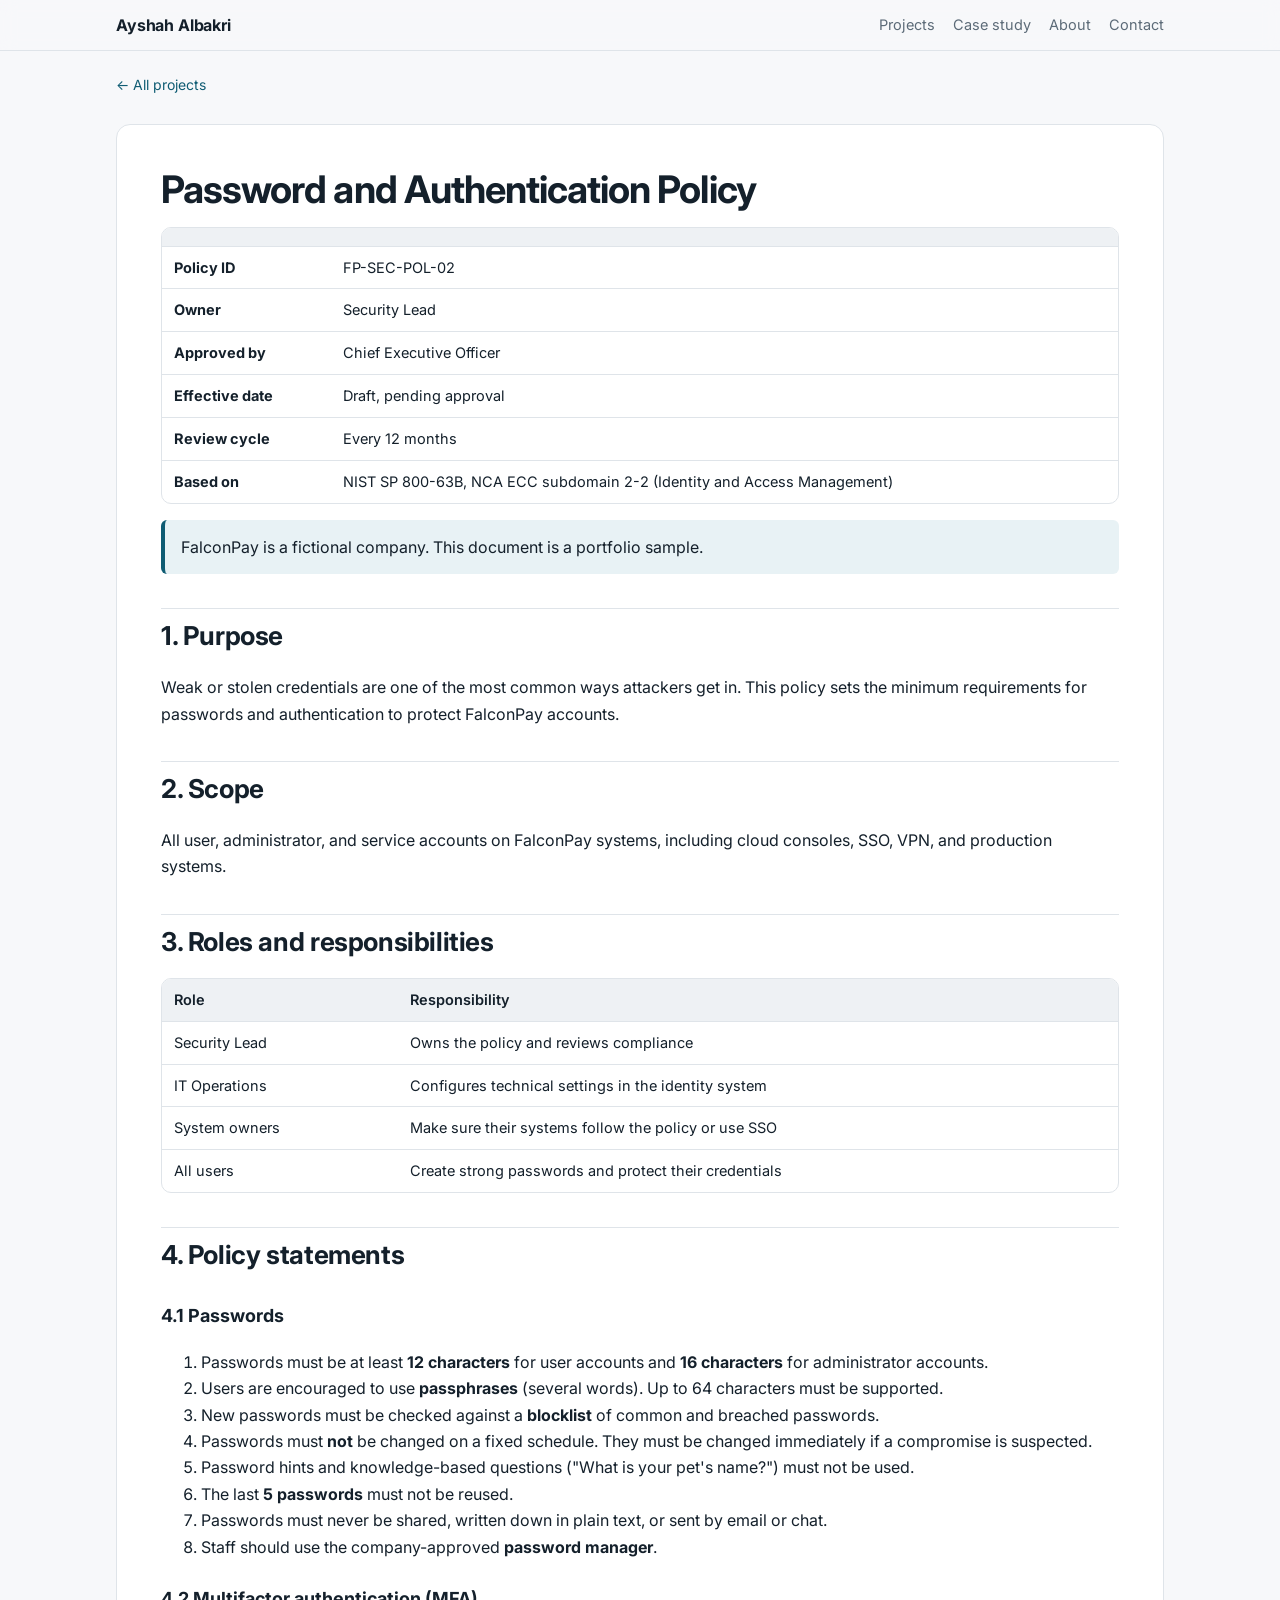
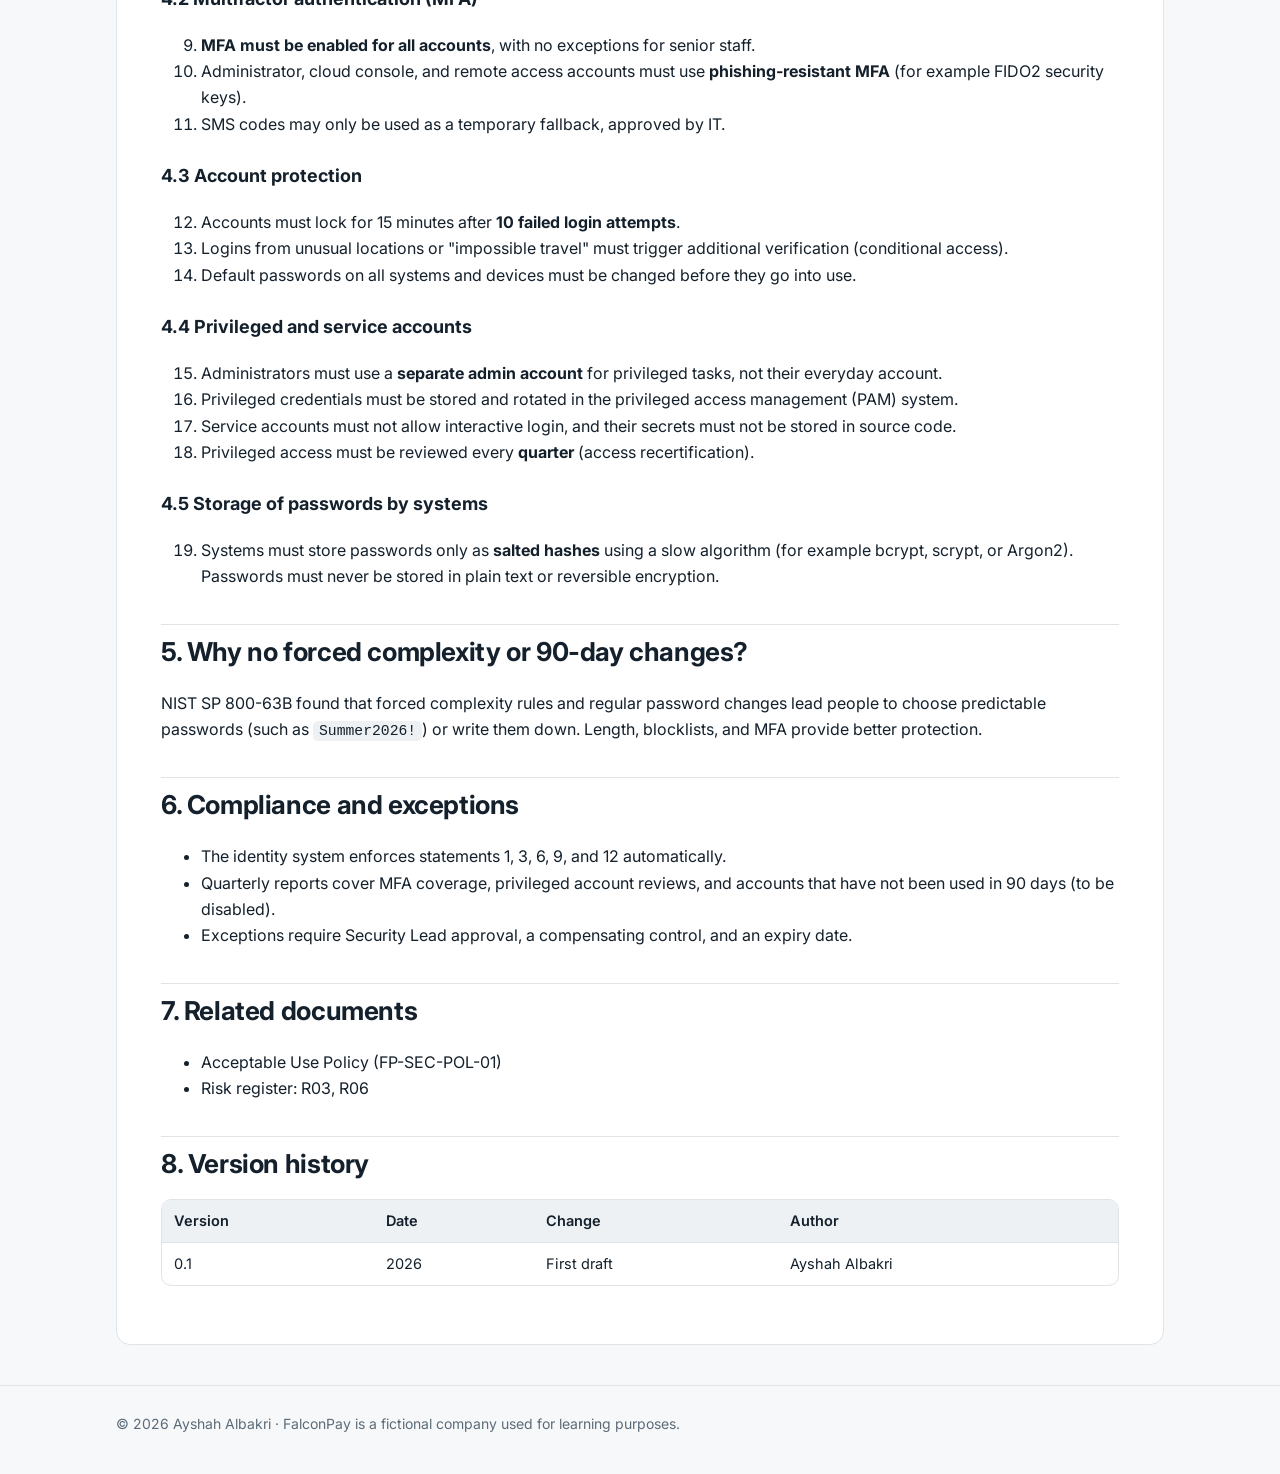
<file: projects/02-security-policies/password-policy.html>
<!doctype html>
<html lang="en">
<head>
<meta charset="utf-8">
<meta name="viewport" content="width=device-width, initial-scale=1">
<title>Password and Authentication Policy | Ayshah Albakri</title>
<meta name="description" content="Password and Authentication Policy">
<link rel="preconnect" href="https://fonts.googleapis.com"><link rel="preconnect" href="https://fonts.gstatic.com" crossorigin>
<link href="https://fonts.googleapis.com/css2?family=Inter:wght@400;500;600;700&display=swap" rel="stylesheet">
<link rel="stylesheet" href="../../assets/style.css">
</head>
<body>
<nav class="nav"><div class="in"><a class="brand" href="../../index.html">Ayshah Albakri</a>
<div class="links"><a href="../../index.html#projects">Projects</a><a href="../../company-profile.html">Case study</a><a href="../../index.html#about">About</a><a href="../../index.html#contact">Contact</a></div></div></nav>
<main class="wrap"><div class="crumbs"><a href="../../index.html">← All projects</a></div><article class="doc"><h1>Password and Authentication Policy</h1>
<div class="tablewrap"><table>
<thead>
<tr>
<th></th>
<th></th>
</tr>
</thead>
<tbody>
<tr>
<td><strong>Policy ID</strong></td>
<td>FP-SEC-POL-02</td>
</tr>
<tr>
<td><strong>Owner</strong></td>
<td>Security Lead</td>
</tr>
<tr>
<td><strong>Approved by</strong></td>
<td>Chief Executive Officer</td>
</tr>
<tr>
<td><strong>Effective date</strong></td>
<td>Draft, pending approval</td>
</tr>
<tr>
<td><strong>Review cycle</strong></td>
<td>Every 12 months</td>
</tr>
<tr>
<td><strong>Based on</strong></td>
<td>NIST SP 800-63B, NCA ECC subdomain 2-2 (Identity and Access Management)</td>
</tr>
</tbody>
</table></div>
<blockquote>
<p>FalconPay is a fictional company. This document is a portfolio sample.</p>
</blockquote>
<h2>1. Purpose</h2>
<p>Weak or stolen credentials are one of the most common ways attackers get in. This policy sets the minimum requirements for passwords and authentication to protect FalconPay accounts.</p>
<h2>2. Scope</h2>
<p>All user, administrator, and service accounts on FalconPay systems, including cloud consoles, SSO, VPN, and production systems.</p>
<h2>3. Roles and responsibilities</h2>
<div class="tablewrap"><table>
<thead>
<tr>
<th>Role</th>
<th>Responsibility</th>
</tr>
</thead>
<tbody>
<tr>
<td>Security Lead</td>
<td>Owns the policy and reviews compliance</td>
</tr>
<tr>
<td>IT Operations</td>
<td>Configures technical settings in the identity system</td>
</tr>
<tr>
<td>System owners</td>
<td>Make sure their systems follow the policy or use SSO</td>
</tr>
<tr>
<td>All users</td>
<td>Create strong passwords and protect their credentials</td>
</tr>
</tbody>
</table></div>
<h2>4. Policy statements</h2>
<h3>4.1 Passwords</h3>
<ol>
<li>Passwords must be at least <strong>12 characters</strong> for user accounts and <strong>16 characters</strong> for administrator accounts.</li>
<li>Users are encouraged to use <strong>passphrases</strong> (several words). Up to 64 characters must be supported.</li>
<li>New passwords must be checked against a <strong>blocklist</strong> of common and breached passwords.</li>
<li>Passwords must <strong>not</strong> be changed on a fixed schedule. They must be changed immediately if a compromise is suspected.</li>
<li>Password hints and knowledge-based questions ("What is your pet's name?") must not be used.</li>
<li>The last <strong>5 passwords</strong> must not be reused.</li>
<li>Passwords must never be shared, written down in plain text, or sent by email or chat.</li>
<li>Staff should use the company-approved <strong>password manager</strong>.</li>
</ol>
<h3>4.2 Multifactor authentication (MFA)</h3>
<ol start="9">
<li><strong>MFA must be enabled for all accounts</strong>, with no exceptions for senior staff.</li>
<li>Administrator, cloud console, and remote access accounts must use <strong>phishing-resistant MFA</strong> (for example FIDO2 security keys).</li>
<li>SMS codes may only be used as a temporary fallback, approved by IT.</li>
</ol>
<h3>4.3 Account protection</h3>
<ol start="12">
<li>Accounts must lock for 15 minutes after <strong>10 failed login attempts</strong>.</li>
<li>Logins from unusual locations or "impossible travel" must trigger additional verification (conditional access).</li>
<li>Default passwords on all systems and devices must be changed before they go into use.</li>
</ol>
<h3>4.4 Privileged and service accounts</h3>
<ol start="15">
<li>Administrators must use a <strong>separate admin account</strong> for privileged tasks, not their everyday account.</li>
<li>Privileged credentials must be stored and rotated in the privileged access management (PAM) system.</li>
<li>Service accounts must not allow interactive login, and their secrets must not be stored in source code.</li>
<li>Privileged access must be reviewed every <strong>quarter</strong> (access recertification).</li>
</ol>
<h3>4.5 Storage of passwords by systems</h3>
<ol start="19">
<li>Systems must store passwords only as <strong>salted hashes</strong> using a slow algorithm (for example bcrypt, scrypt, or Argon2). Passwords must never be stored in plain text or reversible encryption.</li>
</ol>
<h2>5. Why no forced complexity or 90-day changes?</h2>
<p>NIST SP 800-63B found that forced complexity rules and regular password changes lead people to choose predictable passwords (such as <code>Summer2026!</code>) or write them down. Length, blocklists, and MFA provide better protection.</p>
<h2>6. Compliance and exceptions</h2>
<ul>
<li>The identity system enforces statements 1, 3, 6, 9, and 12 automatically.</li>
<li>Quarterly reports cover MFA coverage, privileged account reviews, and accounts that have not been used in 90 days (to be disabled).</li>
<li>Exceptions require Security Lead approval, a compensating control, and an expiry date.</li>
</ul>
<h2>7. Related documents</h2>
<ul>
<li>Acceptable Use Policy (FP-SEC-POL-01)</li>
<li>Risk register: R03, R06</li>
</ul>
<h2>8. Version history</h2>
<div class="tablewrap"><table>
<thead>
<tr>
<th>Version</th>
<th>Date</th>
<th>Change</th>
<th>Author</th>
</tr>
</thead>
<tbody>
<tr>
<td>0.1</td>
<td>2026</td>
<td>First draft</td>
<td>Ayshah Albakri</td>
</tr>
</tbody>
</table></div></article></main>
<footer><div class="wrap">© 2026 Ayshah Albakri · FalconPay is a fictional company used for learning purposes.</div></footer>
</body></html>
</file>
<file: assets/style.css>
:root{--bg:#F7F8FA;--surface:#FFFFFF;--ink:#14202B;--muted:#5C6B78;--line:#DFE4E9;--accent:#0F5C73;--accent-2:#E8F2F5;
--crit:#B3261E;--high:#C2621C;--med:#A88A00;--low:#2E7D4F;--code:#EEF1F4}
@media (prefers-color-scheme:dark){:root:not([data-theme="light"]){--bg:#0E151B;--surface:#151F27;--ink:#E6ECF1;--muted:#9BA9B5;--line:#26333D;--accent:#6CC3DD;--accent-2:#14313C;--code:#1C2933}}
:root[data-theme="dark"]{--bg:#0E151B;--surface:#151F27;--ink:#E6ECF1;--muted:#9BA9B5;--line:#26333D;--accent:#6CC3DD;--accent-2:#14313C;--code:#1C2933}
*{box-sizing:border-box}
html{-webkit-text-size-adjust:100%}
body{margin:0;background:var(--bg);color:var(--ink);font-family:Inter,system-ui,-apple-system,"Segoe UI",Roboto,sans-serif;font-size:16px;line-height:1.65}
a{color:var(--accent)}
.nav{position:sticky;top:0;z-index:5;background:color-mix(in srgb,var(--bg) 88%,transparent);backdrop-filter:blur(8px);border-bottom:1px solid var(--line)}
.nav .in{max-width:1080px;margin:0 auto;padding:12px 16px;display:flex;justify-content:space-between;align-items:center;gap:12px}
.brand{font-weight:700;text-decoration:none;color:var(--ink);letter-spacing:-.01em}
.links{display:flex;gap:18px;flex-wrap:wrap;font-size:14.5px}
.links a{text-decoration:none;color:var(--muted)} .links a:hover{color:var(--ink)}
.wrap{max-width:1080px;margin:0 auto;padding:0 16px}
.hero{padding:72px 0 40px}
.eyebrow{font-size:13px;font-weight:600;letter-spacing:.08em;text-transform:uppercase;color:var(--accent)}
h1{font-size:clamp(34px,6vw,54px);line-height:1.08;letter-spacing:-.025em;margin:10px 0 16px;text-wrap:balance}
.lead{font-size:clamp(17px,2.2vw,20px);color:var(--muted);max-width:680px;margin:0 0 26px}
.btns{display:flex;gap:10px;flex-wrap:wrap}
.btn{display:inline-block;padding:11px 18px;border-radius:10px;font-weight:600;text-decoration:none;font-size:15px}
.btn.p{background:var(--accent);color:var(--surface)} .btn.s{border:1px solid var(--line);color:var(--ink);background:var(--surface)}
section{padding:36px 0}
h2{font-size:26px;letter-spacing:-.015em;margin:0 0 6px}
.sub{color:var(--muted);margin:0 0 22px}
.grid{display:grid;grid-template-columns:repeat(2,minmax(0,1fr));gap:16px}
@media (max-width:760px){.grid{grid-template-columns:minmax(0,1fr)}}
.card{background:var(--surface);border:1px solid var(--line);border-radius:14px;padding:22px;display:flex;flex-direction:column;gap:10px;text-decoration:none;color:var(--ink);transition:border-color .15s,transform .15s}
.card:hover{border-color:var(--accent);transform:translateY(-2px)}
.num{font-size:13px;font-weight:700;color:var(--accent);font-variant-numeric:tabular-nums}
.card h3{margin:0;font-size:19px;letter-spacing:-.01em}
.card p{margin:0;color:var(--muted);font-size:15px}
.tags{display:flex;flex-wrap:wrap;gap:6px;margin-top:auto;padding-top:6px}
.tag{font-size:12.5px;background:var(--accent-2);color:var(--accent);padding:3px 9px;border-radius:999px;font-weight:600}
.stats{display:grid;grid-template-columns:repeat(4,minmax(0,1fr));gap:12px;margin-top:8px}
@media (max-width:760px){.stats{grid-template-columns:repeat(2,minmax(0,1fr))}}
.stat{background:var(--surface);border:1px solid var(--line);border-radius:12px;padding:14px 16px}
.stat b{display:block;font-size:24px;letter-spacing:-.02em;font-variant-numeric:tabular-nums}
.stat span{font-size:13.5px;color:var(--muted)}
.two{display:grid;grid-template-columns:minmax(0,1.2fr) minmax(0,1fr);gap:24px}
@media (max-width:760px){.two{grid-template-columns:minmax(0,1fr)}}
.panel{background:var(--surface);border:1px solid var(--line);border-radius:14px;padding:22px}
.panel ul{margin:0;padding-left:18px} .panel li{margin:4px 0}
footer{border-top:1px solid var(--line);margin-top:40px;padding:26px 0 40px;color:var(--muted);font-size:14px}
/* document pages */
.doc{background:var(--surface);border:1px solid var(--line);border-radius:14px;padding:clamp(20px,4vw,44px);margin:28px 0}
.doc h1{font-size:clamp(28px,4.5vw,38px);margin-top:0}
.doc h2{margin-top:34px;padding-top:6px;border-top:1px solid var(--line)}
.doc h3{margin-top:24px;font-size:18px}
.doc blockquote{margin:16px 0;padding:10px 16px;border-left:4px solid var(--accent);background:var(--accent-2);border-radius:6px}
.doc blockquote p{margin:4px 0}
.tablewrap{overflow-x:auto;margin:14px 0;border:1px solid var(--line);border-radius:10px}
table{border-collapse:collapse;width:100%;font-size:14.5px}
th,td{padding:9px 12px;border-bottom:1px solid var(--line);text-align:left;vertical-align:top}
th{background:var(--code);font-weight:600;white-space:nowrap}
tr:last-child td{border-bottom:0}
code{background:var(--code);padding:2px 6px;border-radius:5px;font-size:.92em}
hr{border:0;border-top:1px solid var(--line);margin:30px 0}
.lvl{font-weight:700} .lvl.Critical{color:var(--crit)} .lvl.High{color:var(--high)} .lvl.Medium{color:var(--med)} .lvl.Low{color:var(--low)}
.crumbs{font-size:14px;margin-top:22px} .crumbs a{text-decoration:none}
</file>
